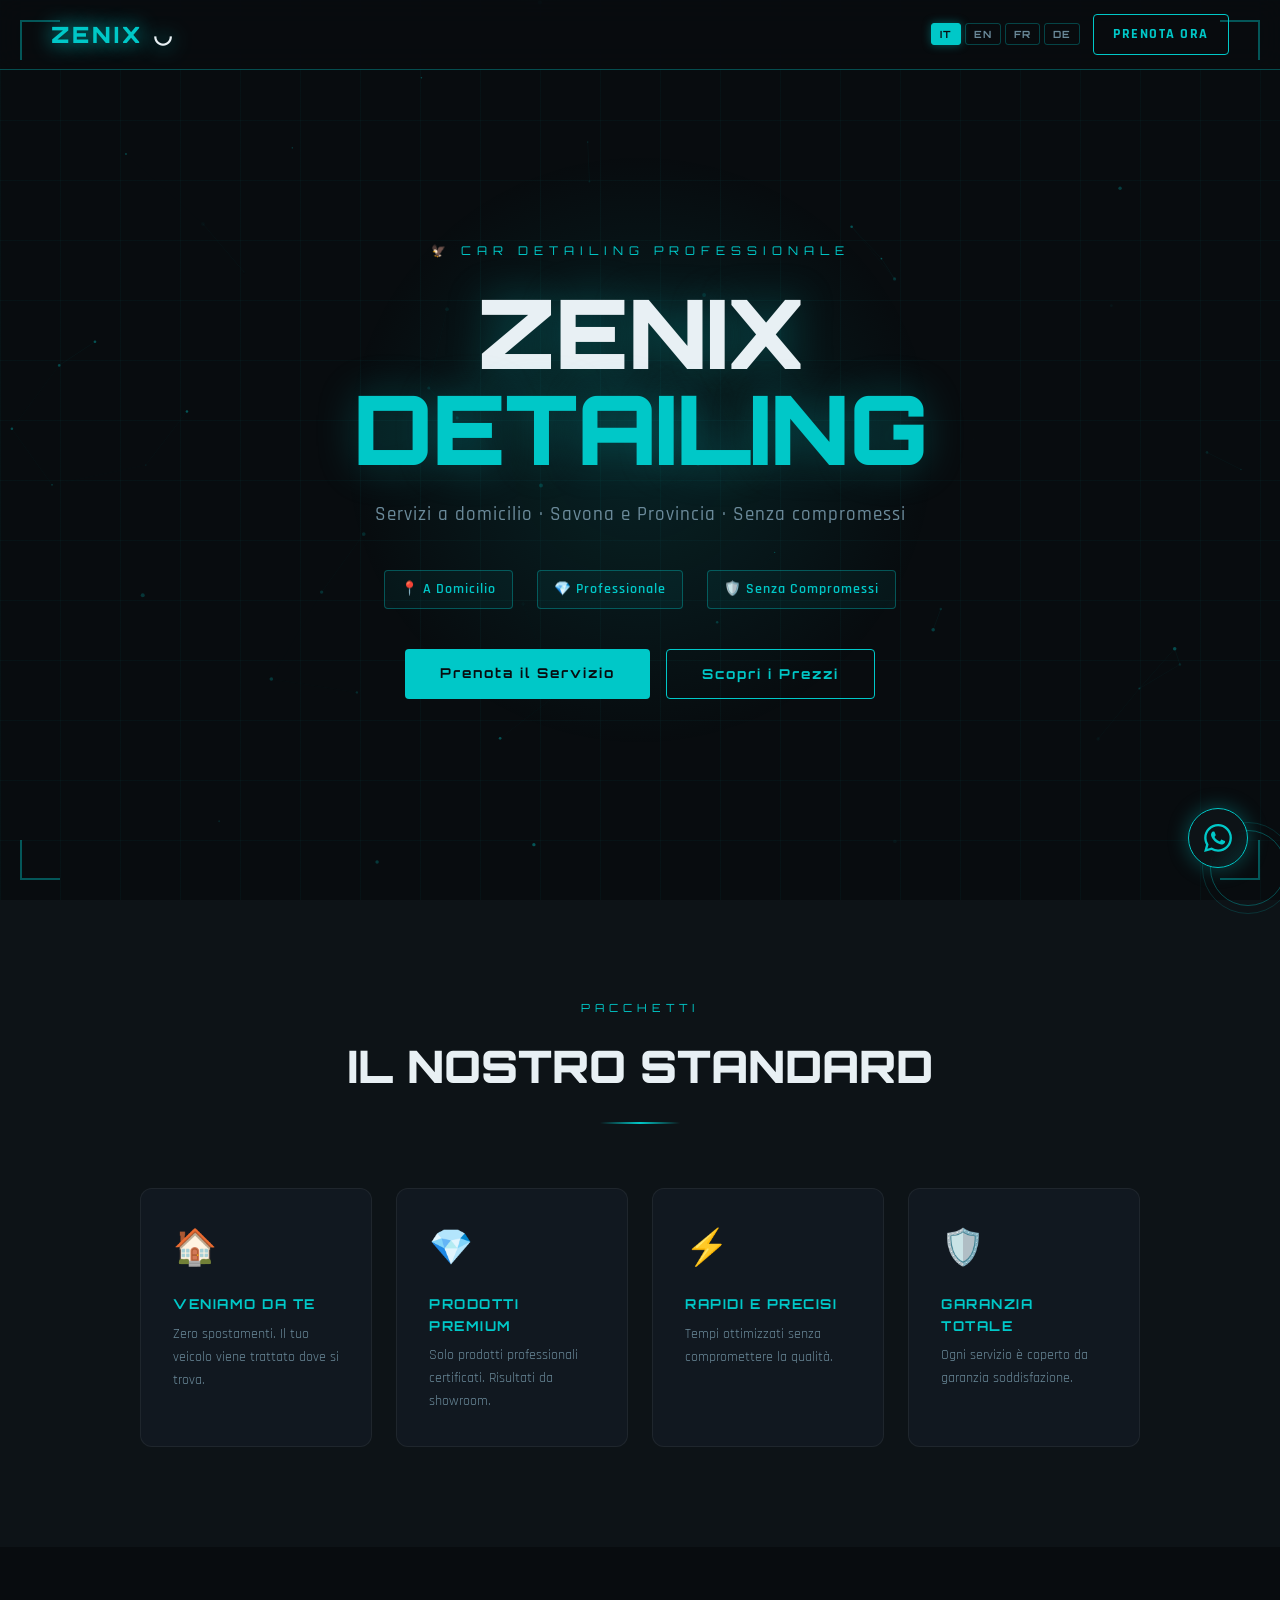
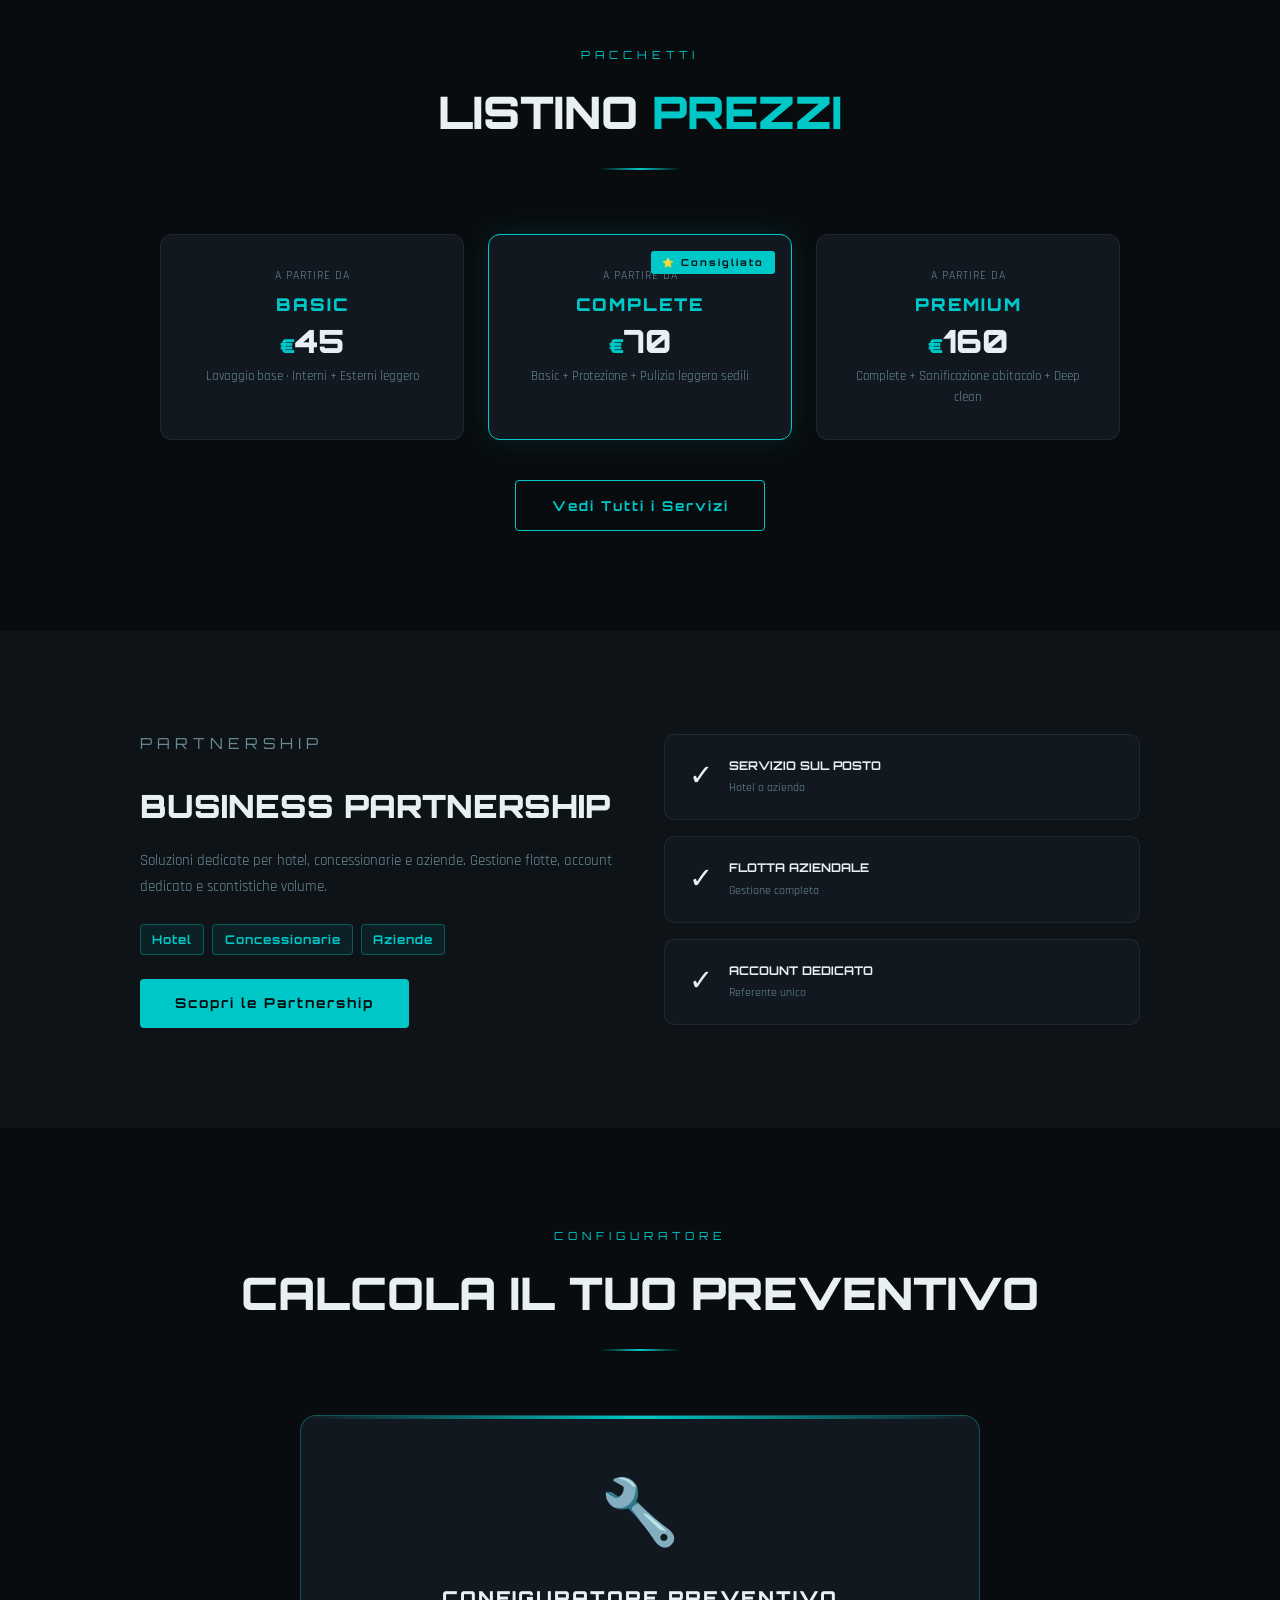
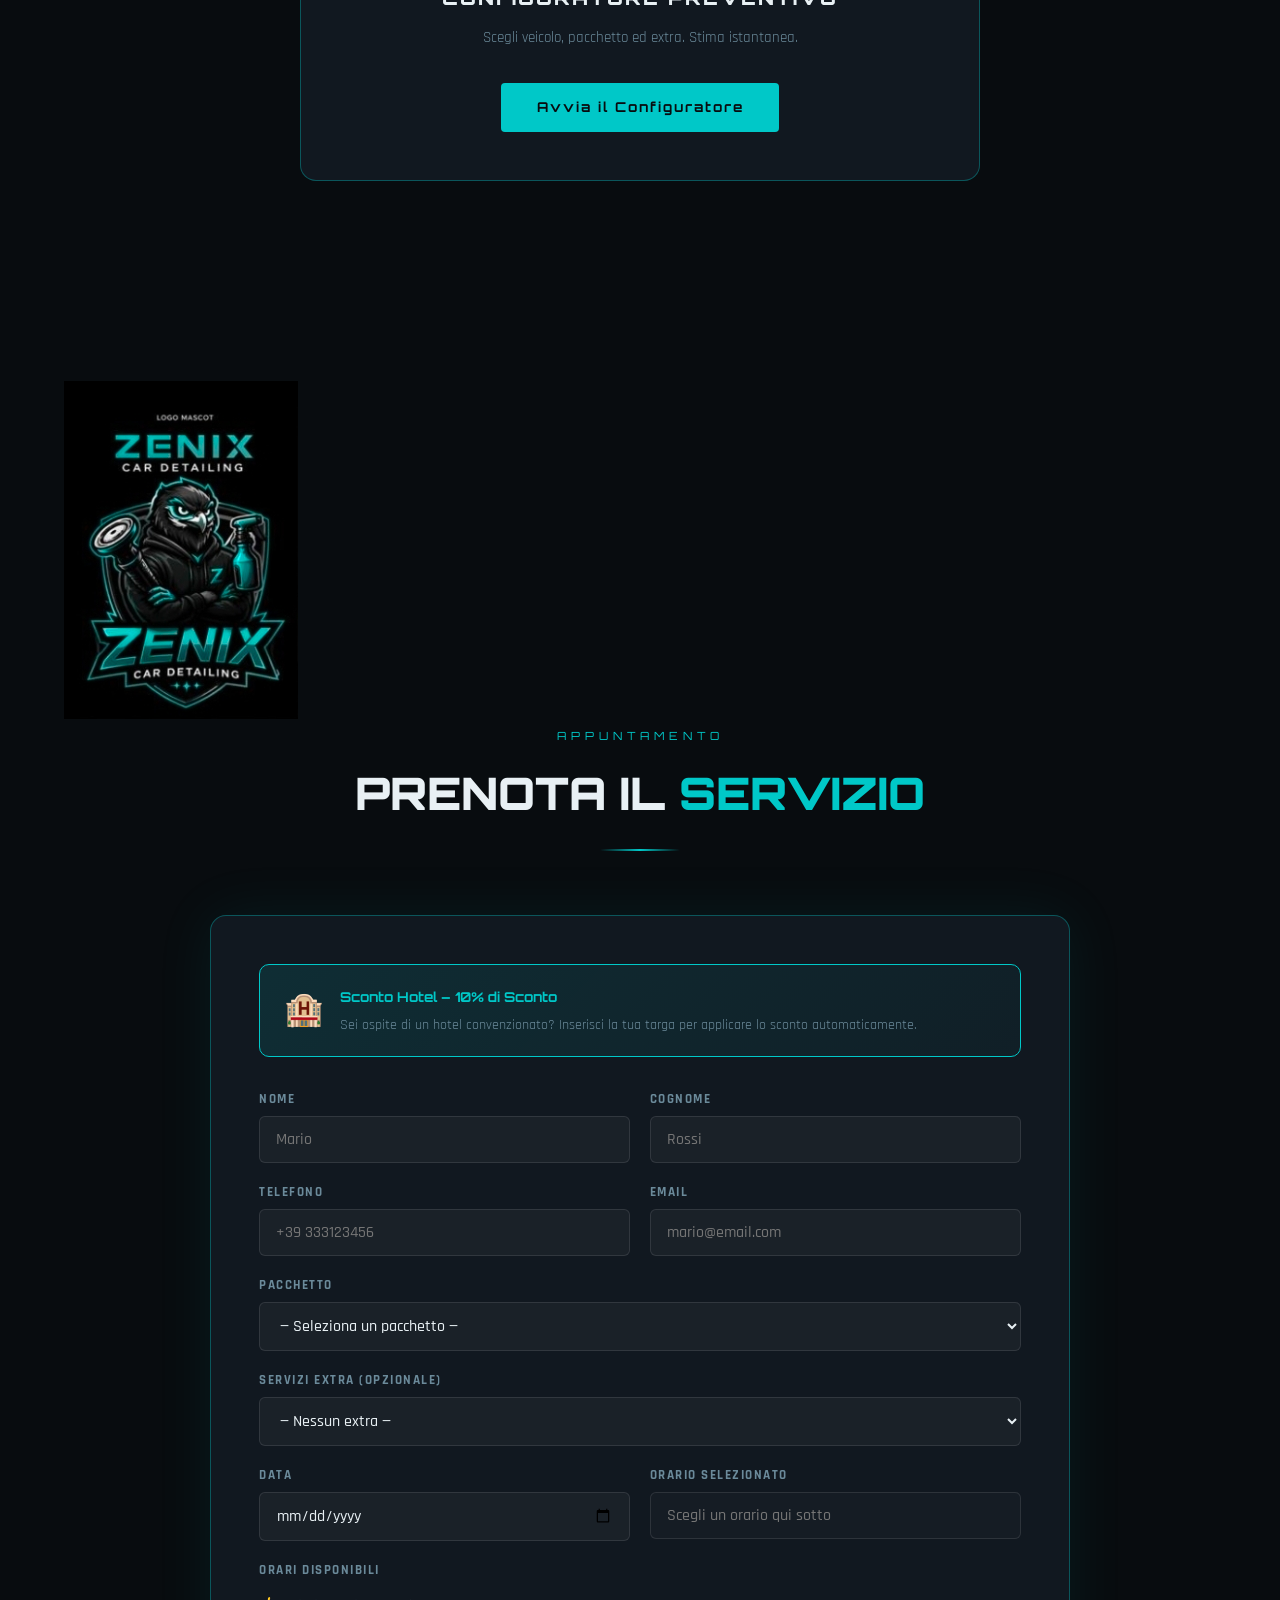
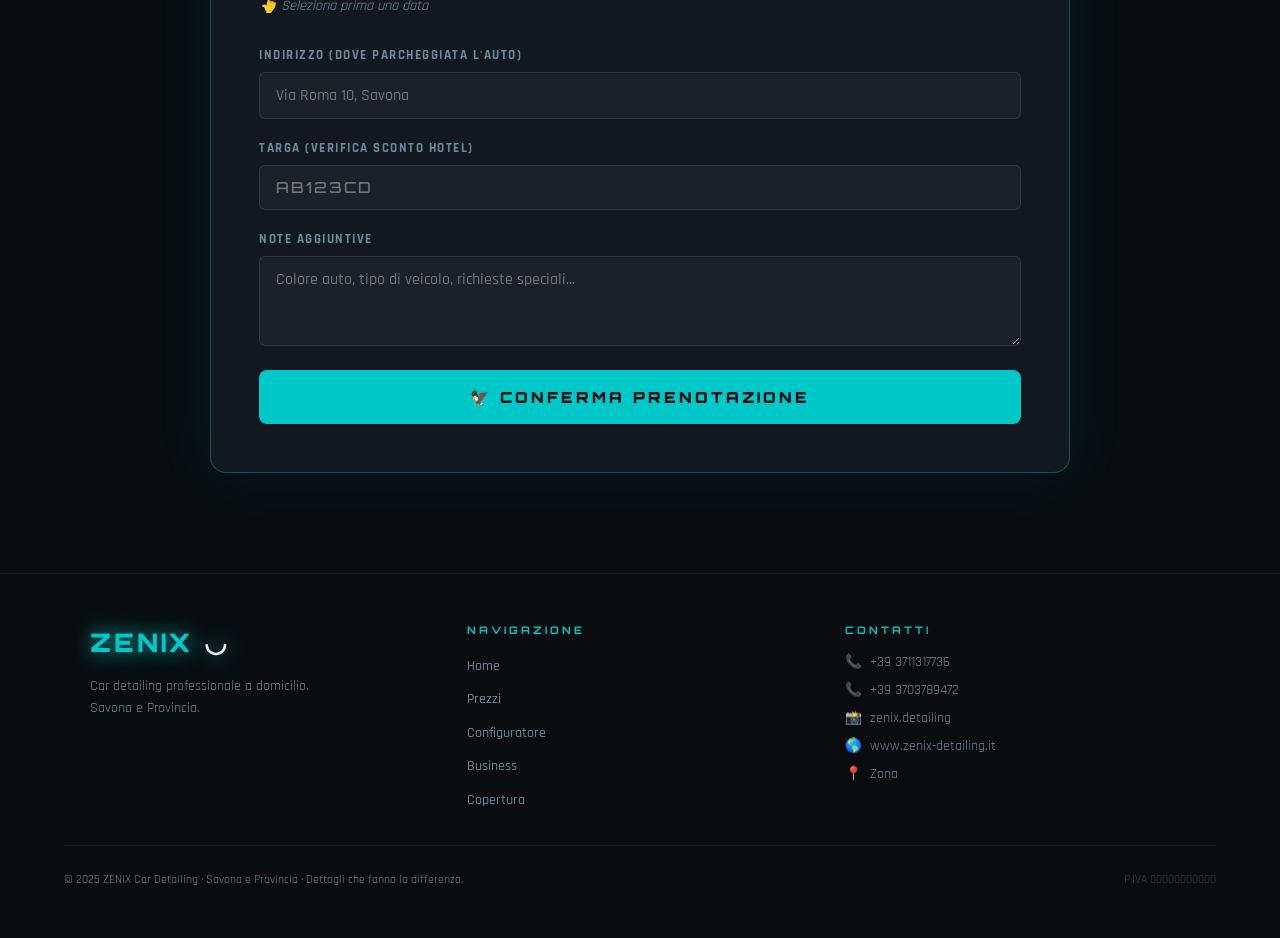
<file: index.html>
<!DOCTYPE html>
<html lang="it" id="html-root">
<head>
<meta charset="UTF-8">
<meta name="viewport" content="width=device-width, initial-scale=1.0">
<meta name="description" content="Car detailing professionale a domicilio a Savona. Basic, Complete, Premium. Prenota online.">
<title>Zenix Car Detailing &ndash; Servizi a Domicilio Savona</title>

<link rel="preconnect" href="https://fonts.googleapis.com">
<link rel="preconnect" href="https://fonts.gstatic.com" crossorigin>
<link href="https://fonts.googleapis.com/css2?family=Orbitron:wght@400;700;900&family=Rajdhani:wght@400;500;600;700&display=swap" rel="stylesheet">

<link rel="stylesheet" href="style.css">
</head>
<body>

<canvas id="particles"></canvas>

<!-- Mobile menu -->
<div class="mob-menu" id="mob-menu" role="dialog" aria-modal="true">
  <div class="mob-menu-grid"></div>
  <div class="mob-scanline"></div>
  <div class="mob-menu-corner tl"></div><div class="mob-menu-corner tr"></div>
  <div class="mob-menu-corner bl"></div><div class="mob-menu-corner br"></div>
  <ul class="mob-nav">
    <li><a href="index.html" class="active-page" onclick="navTo(event,'index.html',closeMobMenu)"><span class="mn-icon">&#127968;</span><span data-i18n="nav_home">Home</span></a></li>
    <li><a href="services.html" class="" onclick="navTo(event,'services.html',closeMobMenu)"><span class="mn-icon">&#128663;</span><span data-i18n="nav_prezzi">Servizi</span></a></li>
    <li><a href="configurator.html" class="" onclick="navTo(event,'configurator.html',closeMobMenu)"><span class="mn-icon">&#129714;</span><span data-i18n="nav_cfg">Configuratore</span></a></li>
    <li><a href="business.html" class="" onclick="navTo(event,'business.html',closeMobMenu)"><span class="mn-icon">&#127976;</span><span data-i18n="nav_biz">Business</span></a></li>
    <li><a href="coverage.html" class="" onclick="navTo(event,'coverage.html',closeMobMenu)"><span class="mn-icon">&#128225;</span><span data-i18n="nav_cov">Copertura</span></a></li> 
    <li><a href="index.html#prenota" onclick="closeMobMenu()"><span class="mn-icon">&#128197;</span><span data-i18n="nav_prenota">Prenota</span></a></li>
  </ul>
</div>

<!-- WhatsApp float -->
<div class="wa-float" id="wa-float">
  <div class="wa-card" id="wa-card">
    <div class="wa-card-title" data-i18n="wa_title">&#128172; Richiedi Preventivo</div>
    <div class="wa-card-item"><span class="icon">&#9889;</span> <span data-i18n="wa_item1">Risposta entro pochi minuti</span></div>
    <div class="wa-card-item"><span class="icon">&#128205;</span> <span data-i18n="wa_item2">Servizio a domicilio</span></div>
    <div class="wa-card-item"><span class="icon">&#128737;</span> <span data-i18n="wa_item3">Professionisti certificati</span></div>
    <button class="wa-card-cta" onclick="openWhatsApp()" data-i18n="wa_cta">APRI WHATSAPP</button>
  </div>
  <div class="wa-ring wa-ring-1"></div>
  <div class="wa-ring wa-ring-2"></div>
  <div class="wa-btn" id="wa-btn" onclick="openWhatsApp()" title="WhatsApp">
    <svg viewBox="0 0 24 24"><path d="M17.472 14.382c-.297-.149-1.758-.867-2.03-.967-.273-.099-.471-.148-.67.15-.197.297-.767.966-.94 1.164-.173.199-.347.223-.644.075-.297-.15-1.255-.463-2.39-1.475-.883-.788-1.48-1.761-1.653-2.059-.173-.297-.018-.458.13-.606.134-.133.298-.347.446-.52.149-.174.198-.298.298-.497.099-.198.05-.371-.025-.52-.075-.149-.669-1.612-.916-2.207-.242-.579-.487-.5-.669-.51-.173-.008-.371-.01-.57-.01-.198 0-.52.074-.792.372-.272.297-1.04 1.016-1.04 2.479 0 1.462 1.065 2.875 1.213 3.074.149.198 2.096 3.2 5.077 4.487.709.306 1.262.489 1.694.625.712.227 1.36.195 1.871.118.571-.085 1.758-.719 2.006-1.413.248-.694.248-1.289.173-1.413-.074-.124-.272-.198-.57-.347m-5.421 7.403h-.004a9.87 9.87 0 01-5.031-1.378l-.361-.214-3.741.982.998-3.648-.235-.374a9.86 9.86 0 01-1.51-5.26c.001-5.45 4.436-9.884 9.888-9.884 2.64 0 5.122 1.03 6.988 2.898a9.825 9.825 0 012.893 6.994c-.003 5.45-4.437 9.884-9.885 9.884m8.413-18.297A11.815 11.815 0 0012.05 0C5.495 0 .16 5.335.157 11.892c0 2.096.547 4.142 1.588 5.945L.057 24l6.305-1.654a11.882 11.882 0 005.683 1.448h.005c6.554 0 11.89-5.335 11.893-11.893a11.821 11.821 0 00-3.48-8.413Z"/></svg>
  </div>
</div>

<!-- Page transition -->
<div class="page-transition" id="page-transition"></div>

<!-- Admin secret modal -->
<div class="admin-modal-overlay" id="admin-modal">
  <div class="admin-modal-wrap"><div class="admin-modal">
    <button class="admin-modal-close" onclick="closeAdminModal()">&#x2715;</button>
    <h3 data-i18n="admin_modal_title">Area Riservata</h3>
    <p data-i18n="admin_modal_desc">Inserisci la password per accedere.</p>
    <input type="password" id="admin-pwd-input" data-i18n-ph="admin_modal_pwd" placeholder="Password"
      onkeydown="if(event.key==='Enter')checkAdminPwd()">
    <div class="admin-modal-btns">
      <button class="btn-primary" onclick="checkAdminPwd()" data-i18n="admin_modal_btn">ACCEDI</button>
      <button class="btn-outline" onclick="closeAdminModal()" data-i18n="admin_modal_cancel">Annulla</button>
    </div>
  </div></div>
</div>

<!-- Nav -->
<nav id="navbar">
  <div style="display:flex;align-items:center;gap:.5rem;flex-shrink:0">
    <a href="index.html" class="nav-logo" onclick="navTo(event,'index.html')">ZENIX<span> &#9697;</span></a>
  </div>
  <div class="nav-right">
    <div class="lang-selector">
      <button class="lang-btn" onclick="setLang('it')" id="lang-it">IT</button>
      <button class="lang-btn" onclick="setLang('en')" id="lang-en">EN</button>
      <button class="lang-btn" onclick="setLang('fr')" id="lang-fr">FR</button>
      <button class="lang-btn" onclick="setLang('de')" id="lang-de">DE</button>
    </div>
    <button class="hamburger" id="hamburger-btn" aria-label="Menu" onclick="toggleMobMenu()">
      <span></span><span></span><span></span>
    </button>
    <a href="index.html#prenota" class="nav-cta" id="nav-book-btn" data-i18n="nav_book_btn">Prenota</a>
  </div>
</nav>
<div id="fb-banner" style="display:none;position:fixed;bottom:1rem;right:1rem;z-index:999;background:rgba(255,180,0,.96);color:#000;padding:.8rem 1.2rem;border-radius:8px;font-family:Orbitron,monospace;font-size:.62rem;max-width:290px;box-shadow:0 4px 24px rgba(0,0,0,.5)">Firebase non configurato - prenotazioni locali.<button onclick="this.parentElement.style.display='none'" style="position:absolute;top:.3rem;right:.5rem;background:none;border:none;cursor:pointer">X</button></div>
<div class="success-overlay" id="success-overlay"><div style="font-size:5rem;margin-bottom:1.5rem">OK</div>
  <h2 style="font-family:Orbitron,monospace;color:var(--teal);font-size:2rem;margin-bottom:1rem" data-i18n="success_title">Prenotazione Inviata!</h2>
    <p style="color:var(--muted);font-size:1.1rem;margin-bottom:2rem;max-width:500px" data-i18n="success_msg">Grazie! Ti contatteremo presto.</p>
      <button class="btn-primary" onclick="document.getElementById('success-overlay').classList.remove('show')" data-i18n="success_close">Chiudi</button>
</div>
<section id="hero">
  <div class="hero-grid-bg"></div>
  <div class="hero-glow"></div>
  <div class="hero-content">
  <p class="hero-eyebrow" data-i18n="hero_eyebrow">Car Detailing Professionale</p>
    <h1 class="hero-title">ZENIX<br><span class="teal">DETAILING</span></h1>
    <p class="hero-sub" data-i18n="hero_sub">Servizi a domicilio &middot; Savona e Provincia</p>
    <div class="hero-badges"><div class="badge" data-i18n="badge_home">A Domicilio</div>
      <div class="badge" data-i18n="badge_pro">Professionale</div>
      <div class="badge" data-i18n="badge_no_comp">Senza Compromessi</div></div>
    <div class="hero-btns">
      <a href="services.html" class="btn-primary" onclick="navTo(event,'services.html')" data-i18n="hero_btn1">Scopri i Servizi</a>
      <a href="#prenota" class="btn-outline" data-i18n="hero_btn2">Prenota Ora</a></div>
  </div></section>
<section style="background:var(--dark);position:relative;z-index:1;padding:100px 5%">
  <div class="section-header reveal">
    <p class="section-eyebrow" data-i18n="sec_packages">Perche Sceglierci</p>
      <h2 class="section-title" data-i18n="why_title">IL NOSTRO <span>STANDARD</span></h2>
  <div class="section-line"></div></div>
  <div class="why-grid"><div class="why-card reveal"><span class="why-icon">&#127968;</span>
    <div class="why-title" data-i18n="why_title1">VENIAMO DA TE</div>
      <p class="why-desc" data-i18n="why_desc1">Zero spostamenti.</p></div>
    <div class="why-card reveal"><span class="why-icon">&#128142;</span>
    <div class="why-title" data-i18n="why_title2">PRODOTTI PREMIUM</div>
      <p class="why-desc" data-i18n="why_desc2">Solo prodotti certificati.</p></div>
    <div class="why-card reveal"><span class="why-icon">&#9889;</span>
      <div class="why-title" data-i18n="why_title3">RAPIDI E PRECISI</div>
        <p class="why-desc" data-i18n="why_desc3">Tempi ottimizzati.</p></div>
    <div class="why-card reveal"><span class="why-icon">&#128737;&#65039;</span>
      <div class="why-title" data-i18n="why_title4">GARANZIA TOTALE</div>
        <p class="why-desc" data-i18n="why_desc4">Garanzia soddisfazione.</p></div></div>
</section>
<section style="background:var(--black);position:relative;z-index:1;padding:100px 5%">
  <div class="section-header reveal">
    <p class="section-eyebrow" data-i18n="sec_packages">Pacchetti</p>
      <h2 class="section-title" data-i18n="sec_listino">I NOSTRI <span>SERVIZI</span></h2>
  <div class="section-line"></div></div>
  <div class="preview-grid">
  <div class="preview-card reveal">
  <div class="pkg-from" data-i18n="pkg_from">A partire da</div>
  <div class="pkg-name" data-i18n="pkg_name_basic">BASIC</div>
  <div class="pkg-price"><span>&euro;</span>45</div>
    <p class="pkg-tag" data-i18n="pkg_desc_basic">Lavaggio base</p></div>
  <div class="preview-card featured reveal" style="position:relative"><span class="feat-badge" data-i18n="pkg_badge_featured">Consigliato</span>
  <div class="pkg-from" data-i18n="pkg_from">A partire da</div>
  <div class="pkg-name" data-i18n="pkg_name_complete">COMPLETE</div>
  <div class="pkg-price"><span>&euro;</span>70</div>
    <p class="pkg-tag" data-i18n="pkg_desc_complete">Basic + Protezione</p></div>
  <div class="preview-card reveal">
  <div class="pkg-from" data-i18n="pkg_from">A partire da</div>
  <div class="pkg-name" data-i18n="pkg_name_premium">PREMIUM</div>
  <div class="pkg-price"><span>&euro;</span>160</div>
    <p class="pkg-tag" data-i18n="pkg_desc_premium">Complete + Deep Clean</p></div></div>
  <div style="text-align:center">
    <a href="services.html" class="btn-outline" onclick="navTo(event,'services.html')" data-i18n="services_preview_btn">Vedi Tutti i Servizi</a>
  </div>
</section>
<section style="background:var(--dark);position:relative;z-index:1;padding:100px 5%"><div class="biz-preview-inner reveal">
  <div class="biz-preview-text">
    <p class="section-eyebrow" data-i18n="sec_biz">Partnership</p>
      <h2 data-i18n="biz_preview_title">BUSINESS <span>PARTNERSHIP</span></h2>
    <p data-i18n="biz_section_desc">Soluzioni dedicate.</p>
  <div class="biz-preview-tags">
    <span class="biz-tag" data-i18n="biz_tag1">Hotel</span>
    <span class="biz-tag" data-i18n="biz_tag2">Concessionarie</span>
    <span class="biz-tag" data-i18n="biz_tag3">Aziende</span>
  </div>
    <a href="business.html" class="btn-primary" onclick="navTo(event,'business.html')" data-i18n="biz_discover_btn">Scopri le Partnership</a>
  </div>
  <div class="biz-preview-cards">
    <div class="biz-mini-card">
      <div style="font-size:1.8rem">&#10003;</div>
    <div>
    <div class="biz-mini-title" data-i18n="biz_mini1_title">SERVIZIO SUL POSTO</div>
    <div class="biz-mini-sub" data-i18n="biz_mini1_sub">Hotel o azienda</div>
  </div>
    </div>
    <div class="biz-mini-card"><div style="font-size:1.8rem">&#10003;</div>
      <div>
        <div class="biz-mini-title" data-i18n="biz_mini2_title">FLOTTA AZIENDALE</div>
        <div class="biz-mini-sub" data-i18n="biz_mini2_sub">Gestione completa</div>
      </div>
    </div>
    <div class="biz-mini-card">
      <div style="font-size:1.8rem">&#10003;</div>
      <div>
        <div class="biz-mini-title" data-i18n="biz_mini3_title">ACCOUNT DEDICATO</div>
        <div class="biz-mini-sub" data-i18n="biz_mini3_sub">Gestione con fogli elettronici</div>
      </div>
      </div>
    </div>
  </div>
</section>
<section style="background:var(--black);position:relative;z-index:1;padding:100px 5%">
  <div class="section-header reveal">
    <p class="section-eyebrow" data-i18n="sec_cfg">Configuratore</p>
    <h2 class="section-title" data-i18n="sec_cfg_title">CALCOLA IL TUO <span>PREVENTIVO</span></h2>
      <div class="section-line"></div>
  </div>
<div class="cfg-preview-box reveal">
  <span style="font-size:4rem;display:block;margin-bottom:1rem">🔧</span>
    <h3 data-i18n="cfg_preview_title">CONFIGURATORE PREVENTIVO</h3>
      <p data-i18n="cfg_preview_desc">Scegli veicolo, pacchetto ed extra.</p>
        <a href="configurator.html" class="btn-primary" onclick="navTo(event,'configurator.html')" data-i18n="cfg_preview_btn">Avvia il Configuratore</a>
</div>
</section>
<section id="prenota" style="position:relative">
  <img src="[data-uri]" class="section-mascot" alt="">
  <div class="section-header reveal">
    <p class="section-eyebrow" data-i18n="sec_booking">Appuntamento</p>
    <h2 class="section-title" data-i18n="sec_book_title">PRENOTA IL <span>SERVIZIO</span></h2>
    <div class="section-line"></div>
  </div>
  <div class="booking-wrapper">
    <div class="booking-form reveal">
      <div class="hotel-banner">
        <div class="hotel-banner-icon">🏨</div>
        <div class="hotel-banner-text">
          <strong data-i18n="hotel_title">Sconto Hotel – 10% di Sconto</strong>
          <p data-i18n="hotel_desc">Sei ospite di un hotel convenzionato? Inserisci la tua targa per applicare lo sconto automaticamente.</p>
        </div>
      </div>
      <div class="form-grid">
        <div class="form-group">
          <label data-i18n="lbl_nome">Nome</label>
          <input type="text" id="f-nome" data-i18n-ph="ph_nome" placeholder="Mario" required>
        </div>
        <div class="form-group">
          <label data-i18n="lbl_cognome">Cognome</label>
          <input type="text" id="f-cognome" data-i18n-ph="ph_cognome" placeholder="Rossi" required>
        </div>
        <div class="form-group">
          <label data-i18n="lbl_tel">Telefono</label>
          <input type="tel" id="f-tel" placeholder="+39 333123456" required>
        </div>
        <div class="form-group">
          <label data-i18n="lbl_email">Email</label>
          <input type="email" id="f-email" data-i18n-ph="ph_email" placeholder="mario@email.com">
        </div>
        <div class="form-group full">
          <label data-i18n="lbl_pacchetto">Pacchetto</label>
          <select id="f-pacchetto" onchange="updateSummary()">
            <option value="" data-i18n="pkg_placeholder">— Seleziona un pacchetto —</option>
            <option value="Basic|45" data-i18n="pkg_basic">Basic – da €45</option>
            <option value="Complete|70" data-i18n="pkg_complete">Complete – da €70 ⭐</option>
            <option value="Premium|160" data-i18n="pkg_premium">Premium – da €160</option>
          </select>
        </div>
        <div class="form-group full">
          <label data-i18n="lbl_extra">Servizi Extra (opzionale)</label>
          <select id="f-extra" onchange="updateSummary()">
            <option value="" data-i18n="extra_none">— Nessun extra —</option>
            <option value="Deep Clean Interni|0" data-i18n="extra_deep">Deep Clean Interni (su richiesta)</option>
            <option value="Restauro Fari|80" data-i18n="extra_fari">Restauro Fari – da €80</option>
          </select>
        </div>
        <div class="form-group">
          <label data-i18n="lbl_data">Data</label>
          <input type="date" id="f-data" onchange="onDateChange()" required>
        </div>
        <div class="form-group">
          <label data-i18n="lbl_orario">Orario Selezionato</label>
          <input type="text" id="f-orario-display" data-i18n-ph="ph_orario" placeholder="Scegli un orario qui sotto" readonly style="cursor:default;background:rgba(255,255,255,0.02)">
          <input type="hidden" id="f-orario">
        </div>
        <div class="form-group full">
          <label data-i18n="lbl_slots">Orari Disponibili</label>
          <div class="slots-grid" id="slots-grid">
            <span class="slots-placeholder" data-i18n="slots_pick_date">👆 Seleziona prima una data</span>
          </div>
        </div>
        <div class="form-group full">
          <label data-i18n="lbl_indirizzo">Indirizzo (dove parcheggiata l'auto)</label>
          <input type="text" id="f-indirizzo" data-i18n-ph="ph_indirizzo" placeholder="Via Roma 10, Savona" required>
        </div>
        <div class="form-group full targa-row">
          <label data-i18n="lbl_targa">Targa (inserisci per verifica sconto hotel)</label>
          <input type="text" id="f-targa" placeholder="AB123CD" oninput="checkTarga(this)" maxlength="8">
          <span class="discount-badge-input" id="discount-badge">-10%</span>
          <div class="discount-msg" id="discount-msg" data-i18n="discount_applied">✅ Sconto hotel del 10% applicato!</div>
        </div>
        <div class="form-group full">
          <label data-i18n="lbl_note">Note aggiuntive</label>
          <textarea id="f-note" data-i18n-ph="ph_note" placeholder="Colore auto, tipo di veicolo, richieste speciali..."></textarea>
        </div>
      </div>
      <div class="booking-summary" id="booking-summary">
        <h4 data-i18n="summary_title">Riepilogo Prenotazione</h4>
        <div id="summary-rows"></div>
      </div>
      <button class="submit-btn" id="submit-btn" onclick="submitBooking()" data-i18n="btn_submit">🦅 CONFERMA PRENOTAZIONE</button>
    </div>
  </div>
</section>

<footer>
  <div class="footer-inner">
    <div class="footer-brand">
      <a href="index.html" class="nav-logo" id="footer-logo-trigger">ZENIX <span>&#9697;</span></a>
      <p data-i18n="footer_brand_desc">Car detailing professionale a domicilio. Savona e Provincia.</p>
    </div>
    <div class="footer-nav">
      <h4 data-i18n="footer_nav_title">Navigazione</h4>
      <ul>
        <li><a href="index.html"><span data-i18n="nav_home">Home</span></a></li>
        <li><a href="services.html"><span data-i18n="nav_prezzi">Servizi</span></a></li>
        <li><a href="configurator.html"><span data-i18n="nav_cfg">Configuratore</span></a></li>
        <li><a href="business.html"><span data-i18n="nav_biz">Business</span></a></li>
        <li><a href="coverage.html"><span data-i18n="nav_cov">Copertura</span></a></li>      </ul>
    </div>
    <div class="footer-contact">
      <h4 data-i18n="footer_contact_title">Contatti</h4>
      <div class="footer-contact-item">&#128222; <a href="tel:+393711317736">+39 3711317736</a></div>
      <div class="footer-contact-item">&#128222; <a href="tel:+393703789472">+39 3703789472</a></div>
      <div class="footer-contact-item">&#128248; <a href="https://www.instagram.com/zenix.detailing/">zenix.detailing</a></div>
      <div class="footer-contact-item">&#127758; <a href="https://youss005.github.io/Zenixprova2/">www.zenix-detailing.it</a></div>
      <div class="footer-contact-item">&#128205; <span data-i18n="contact_zona">Savona e Provincia</span></div>
    </div>
  </div>
  <div class="footer-bottom">
    <p class="footer-copy" data-i18n="footer_text">&#169; 2026 <span>ZENIX Car Detailing</span> &middot; Savona e Provincia &middot; Dettagli che fanno la differenza.</p>
    <p style="font-size:.72rem;color:rgba(107,138,154,0.4)">P.IVA 00000000000</p>
  </div>
</footer>
<script src="app.js" defer></script>
<script>
document.addEventListener('DOMContentLoaded', function() {
  zenixInit();
bookingInit();});
</script>
</body>
  </html>
</file>
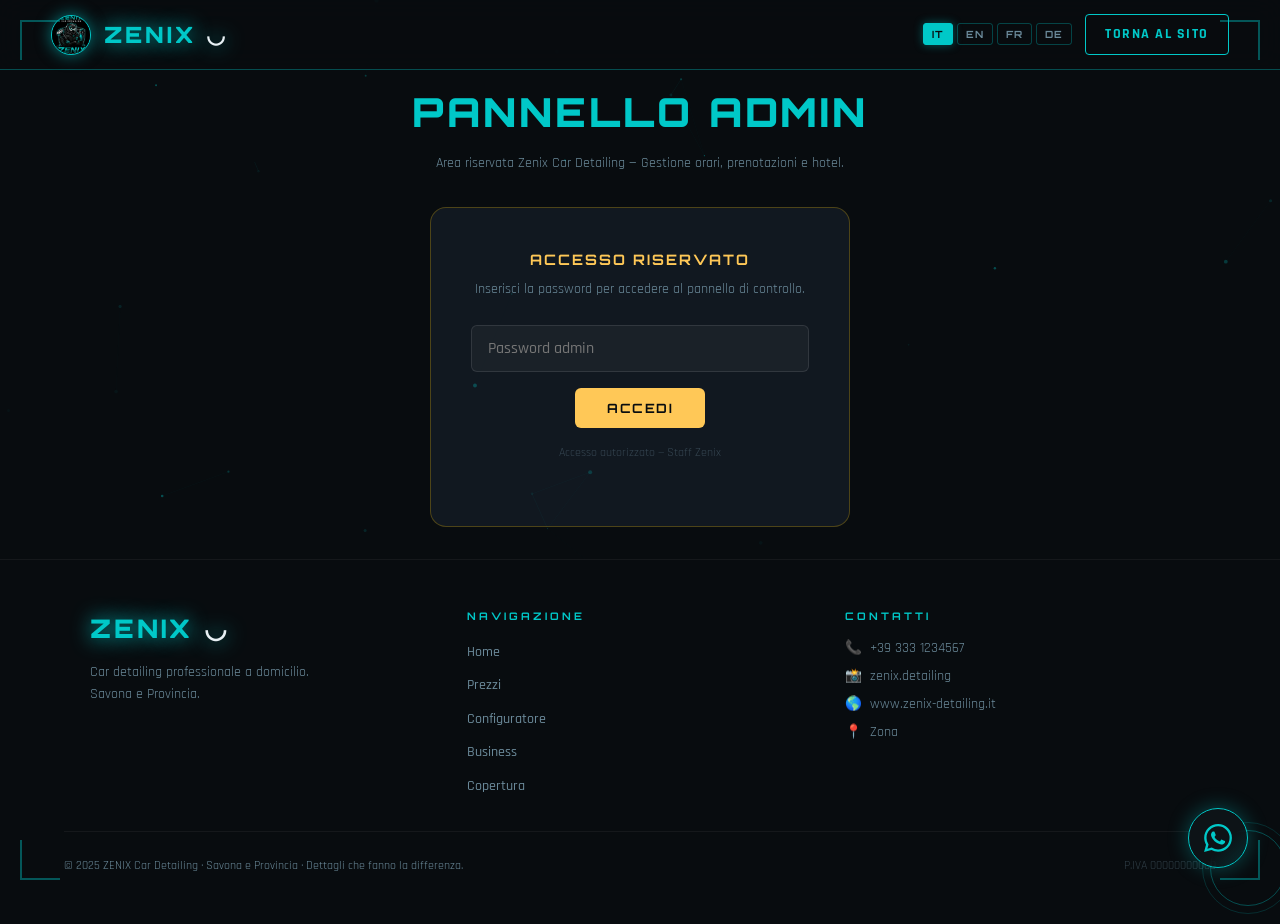
<file: admin.html>
<!DOCTYPE html>
<html lang="it" id="html-root">
<head>
<meta charset="UTF-8">
<meta name="viewport" content="width=device-width, initial-scale=1.0">
<meta name="robots" content="noindex, nofollow">
<title>Admin &ndash; Zenix Car Detailing</title>
<link href="https://fonts.googleapis.com/css2?family=Orbitron:wght@400;700;900&family=Rajdhani:wght@400;500;600;700&display=swap" rel="stylesheet">
<link rel="stylesheet" href="style.css">
</head>
<body>

<canvas id="particles"></canvas>

<div class="mob-menu" id="mob-menu">
  <div class="mob-menu-grid"></div><div class="mob-scanline"></div>
  <div class="mob-menu-corner tl"></div><div class="mob-menu-corner tr"></div>
  <div class="mob-menu-corner bl"></div><div class="mob-menu-corner br"></div>
  <ul class="mob-nav">
    <li><a href="index.html" onclick="closeMobMenu()"><span class="mn-icon">&#127968;</span><span data-i18n="nav_home">Home</span></a></li>
    <li><a href="services.html" onclick="closeMobMenu()"><span class="mn-icon">&#128663;</span><span data-i18n="nav_prezzi">Servizi</span></a></li>  </ul>
</div>

<div class="wa-float" id="wa-float" style="pointer-events:none">
  <div class="wa-ring wa-ring-1"></div><div class="wa-ring wa-ring-2"></div>
  <div class="wa-btn" id="wa-btn" onclick="openWhatsApp()" title="WhatsApp">
    <svg viewBox="0 0 24 24"><path d="M17.472 14.382c-.297-.149-1.758-.867-2.03-.967-.273-.099-.471-.148-.67.15-.197.297-.767.966-.94 1.164-.173.199-.347.223-.644.075-.297-.15-1.255-.463-2.39-1.475-.883-.788-1.48-1.761-1.653-2.059-.173-.297-.018-.458.13-.606.134-.133.298-.347.446-.52.149-.174.198-.298.298-.497.099-.198.05-.371-.025-.52-.075-.149-.669-1.612-.916-2.207-.242-.579-.487-.5-.669-.51-.173-.008-.371-.01-.57-.01-.198 0-.52.074-.792.372-.272.297-1.04 1.016-1.04 2.479 0 1.462 1.065 2.875 1.213 3.074.149.198 2.096 3.2 5.077 4.487.709.306 1.262.489 1.694.625.712.227 1.36.195 1.871.118.571-.085 1.758-.719 2.006-1.413.248-.694.248-1.289.173-1.413-.074-.124-.272-.198-.57-.347m-5.421 7.403h-.004a9.87 9.87 0 01-5.031-1.378l-.361-.214-3.741.982.998-3.648-.235-.374a9.86 9.86 0 01-1.51-5.26c.001-5.45 4.436-9.884 9.888-9.884 2.64 0 5.122 1.03 6.988 2.898a9.825 9.825 0 012.893 6.994c-.003 5.45-4.437 9.884-9.885 9.884m8.413-18.297A11.815 11.815 0 0012.05 0C5.495 0 .16 5.335.157 11.892c0 2.096.547 4.142 1.588 5.945L.057 24l6.305-1.654a11.882 11.882 0 005.683 1.448h.005c6.554 0 11.89-5.335 11.893-11.893a11.821 11.821 0 00-3.48-8.413Z"/></svg>
  </div>
</div>

<div class="page-transition" id="page-transition"></div>

<div class="admin-modal-overlay" id="admin-modal">
  <div class="admin-modal-wrap"><div class="admin-modal">
    <button class="admin-modal-close" onclick="closeAdminModal()">&#x2715;</button>
    <h3 data-i18n="admin_modal_title">Area Riservata</h3>
    <p data-i18n="admin_modal_desc">Inserisci la password per accedere.</p>
    <input type="password" id="admin-pwd-input" data-i18n-ph="admin_modal_pwd" placeholder="Password"
      onkeydown="if(event.key==='Enter')checkAdminPwd()">
    <div class="admin-modal-btns">
      <button class="btn-primary" onclick="checkAdminPwd()" data-i18n="admin_modal_btn">ACCEDI</button>
      <button class="btn-outline" onclick="closeAdminModal()" data-i18n="admin_modal_cancel">Annulla</button>
    </div>
  </div></div>
</div>

<nav id="navbar">
  <div style="display:flex;align-items:center;gap:.5rem;flex-shrink:0">
    <img src="[data-uri]" class="nav-mascot" alt="Zenix">
    <a href="index.html" class="nav-logo" onclick="navTo(event,'index.html')">ZENIX<span> &#9697;</span></a>
  </div>
  <div class="nav-right">
    <div class="lang-selector">
      <button class="lang-btn" onclick="setLang('it')" id="lang-it">IT</button>
      <button class="lang-btn" onclick="setLang('en')" id="lang-en">EN</button>
      <button class="lang-btn" onclick="setLang('fr')" id="lang-fr">FR</button>
      <button class="lang-btn" onclick="setLang('de')" id="lang-de">DE</button>
    </div>
    <button class="hamburger" id="hamburger-btn" aria-label="Menu" onclick="toggleMobMenu()">
      <span></span><span></span><span></span>
    </button>
    <a href="index.html" class="nav-cta" onclick="navTo(event,'index.html')" data-i18n="admin_back_site">Torna al Sito</a>
  </div>
</nav>
<div class="admin-page">
  <div class="admin-header">
    <h1 data-i18n="admin_title">PANNELLO ADMIN</h1>
    <p data-i18n="admin_subtitle">Area riservata Zenix Car Detailing — Gestione orari, prenotazioni e hotel.</p>
  </div>
  <div class="admin-gate" id="admin-gate">
    <h2 data-i18n="admin_gate_title">ACCESSO RISERVATO</h2>
    <p data-i18n="admin_gate_desc">Inserisci la password per accedere al pannello di controllo.</p>
    <input type="password" id="admin-pwd" placeholder="Password admin" data-i18n-ph="admin_gate_ph"
      onkeydown="if(event.key==='Enter')adminLogin()">
    <br>
    <button class="btn-gold" onclick="adminLogin()" data-i18n="admin_modal_btn">ACCEDI</button>
    <p style="color:rgba(107,138,154,.4);font-size:.72rem;margin-top:1rem">
      Accesso autorizzato — Staff Zenix</p>
  </div>
  <div class="admin-content" id="admin-content">
    <div class="admin-stats" id="admin-stats">
      <div class="stat-card"><div class="stat-val" id="stat-total">-</div><div class="stat-label" data-i18n="admin_stat_total">Prenotazioni Totali</div></div>
      <div class="stat-card"><div class="stat-val" id="stat-active">-</div><div class="stat-label" data-i18n="admin_stat_active">Attive</div></div>
      <div class="stat-card"><div class="stat-val" id="stat-cancelled">-</div><div class="stat-label" data-i18n="admin_stat_cancelled">Annullate</div></div>
      <div class="stat-card"><div class="stat-val" id="stat-hotels">-</div><div class="stat-label" data-i18n="admin_stat_hotels">Targhe Hotel</div></div>
    </div>
    <div class="admin-section">
      <div class="admin-section-title" data-i18n="admin_sched_title">Gestione Orari per Giorno</div>
      <p class="admin-section-desc" data-i18n="admin_sched_desc">Seleziona un giorno o una data specifica. Date specifiche hanno priorita.</p>
      <div class="admin-day-tabs" id="admin-day-tabs">
        <button class="day-tab active" onclick="selectAdminDay('MON')" id="dtab-MON">Lun</button>
        <button class="day-tab" onclick="selectAdminDay('TUE')" id="dtab-TUE">Mar</button>
        <button class="day-tab" onclick="selectAdminDay('WED')" id="dtab-WED">Mer</button>
        <button class="day-tab" onclick="selectAdminDay('THU')" id="dtab-THU">Gio</button>
        <button class="day-tab" onclick="selectAdminDay('FRI')" id="dtab-FRI">Ven</button>
        <button class="day-tab" onclick="selectAdminDay('SAT')" id="dtab-SAT">Sab</button>
        <button class="day-tab" onclick="selectAdminDay('SUN')" id="dtab-SUN">Dom</button>
      </div>
      <div style="display:flex;gap:.6rem;align-items:center;margin-bottom:1rem;flex-wrap:wrap">
        <input type="date" id="admin-specific-date"
          style="max-width:180px;background:rgba(255,255,255,.04);border:1px solid rgba(255,255,255,.1);
          border-radius:6px;color:var(--white);font-family:'Rajdhani',sans-serif;padding:.6rem .9rem;outline:none"
          onchange="selectAdminDay(this.value)">
        <button class="btn-gold" style="font-size:.7rem;padding:.5rem .9rem"
          onclick="clearSpecificDate()" data-i18n="admin_back_days">Torna ai Giorni</button>
      </div>
      <div style="color:var(--muted);font-size:.8rem;margin-bottom:.6rem">
        Giorno selezionato: <strong id="admin-day-label" style="color:var(--gold)" data-i18n="admin_day_default">Lunedi</strong>
        <span id="specific-date-badge" class="date-specific-badge" style="display:none" data-i18n="admin_specific_date">DATA SPECIFICA</span>
      </div>
      <div class="slots-editor" id="admin-slots"></div>
      <div class="add-slot-row">
        <input type="time" id="new-slot-time">
        <button class="btn-gold" onclick="addSlot()">+ Aggiungi Orario</button>
      </div>
    </div>
    <div class="admin-section">
      <div class="admin-section-title">Targhe Hotel (sconto 10%)</div>
      <p class="admin-section-desc">Le targhe ricevono automaticamente lo sconto del 10%.</p>
      <ul class="hotel-codes-list" id="hotel-codes-list"></ul>
      <div class="add-slot-row" style="margin-top:.8rem">
        <input type="text" id="new-hotel-code" placeholder="Es. AB123CD"
          style="text-transform:uppercase;font-family:'Orbitron',monospace;letter-spacing:2px">
        <button class="btn-gold" onclick="addHotelCode()">+ Aggiungi Targa</button>
      </div>
    </div>
    <div class="admin-section">
      <div class="admin-section-title" data-i18n="admin_bookings_title">Prenotazioni</div>
      <p class="admin-section-desc" data-i18n="admin_bookings_desc">Ultime prenotazioni ricevute. Clicca Annulla per liberare lo slot.</p>
      <div class="bookings-log" id="bookings-log">
        <p style="color:var(--muted);font-size:.85rem" data-i18n="admin_no_bookings">Nessuna prenotazione ancora.</p>
      </div>
    </div>
    <div class="save-notice" id="save-notice" data-i18n="admin_saved">Modifiche salvate!</div>
  </div>
</div>

<footer>
  <div class="footer-inner">
    <div class="footer-brand">
      <a href="index.html" class="nav-logo" id="footer-logo-trigger">ZENIX <span>&#9697;</span></a>
      <p data-i18n="footer_brand_desc">Car detailing professionale a domicilio. Savona e Provincia.</p>
    </div>
    <div class="footer-nav">
      <h4 data-i18n="footer_nav_title">Navigazione</h4>
      <ul>
        <li><a href="index.html"><span data-i18n="nav_home">Home</span></a></li>
        <li><a href="services.html"><span data-i18n="nav_prezzi">Servizi</span></a></li>
        <li><a href="configurator.html"><span data-i18n="nav_cfg">Configuratore</span></a></li>
        <li><a href="business.html"><span data-i18n="nav_biz">Business</span></a></li>
        <li><a href="coverage.html"><span data-i18n="nav_cov">Copertura</span></a></li>      </ul>
    </div>
    <div class="footer-contact">
      <h4 data-i18n="footer_contact_title">Contatti</h4>
      <div class="footer-contact-item">&#128222; <a href="tel:+393331234567">+39 333 1234567</a></div>
      <div class="footer-contact-item">&#128248; <a href="#">zenix.detailing</a></div>
      <div class="footer-contact-item">&#127758; <a href="#">www.zenix-detailing.it</a></div>
      <div class="footer-contact-item">&#128205; <span data-i18n="contact_zona">Savona e Provincia</span></div>
    </div>
  </div>
  <div class="footer-bottom">
    <p class="footer-copy" data-i18n="footer_text">&#169; 2026 <span>ZENIX Car Detailing</span> &middot; Savona e Provincia &middot; Dettagli che fanno la differenza.</p>
    <p style="font-size:.72rem;color:rgba(107,138,154,0.4)">P.IVA 00000000000</p>
  </div>
</footer>
<script src="app.js" defer></script>
<script>
document.addEventListener('DOMContentLoaded', function() {
  zenixInit();
adminAutoLogin();
  if (typeof loadBookedSlotsAdm === "function") loadBookedSlotsAdm();});
</script>
</body>
</html>
</file>
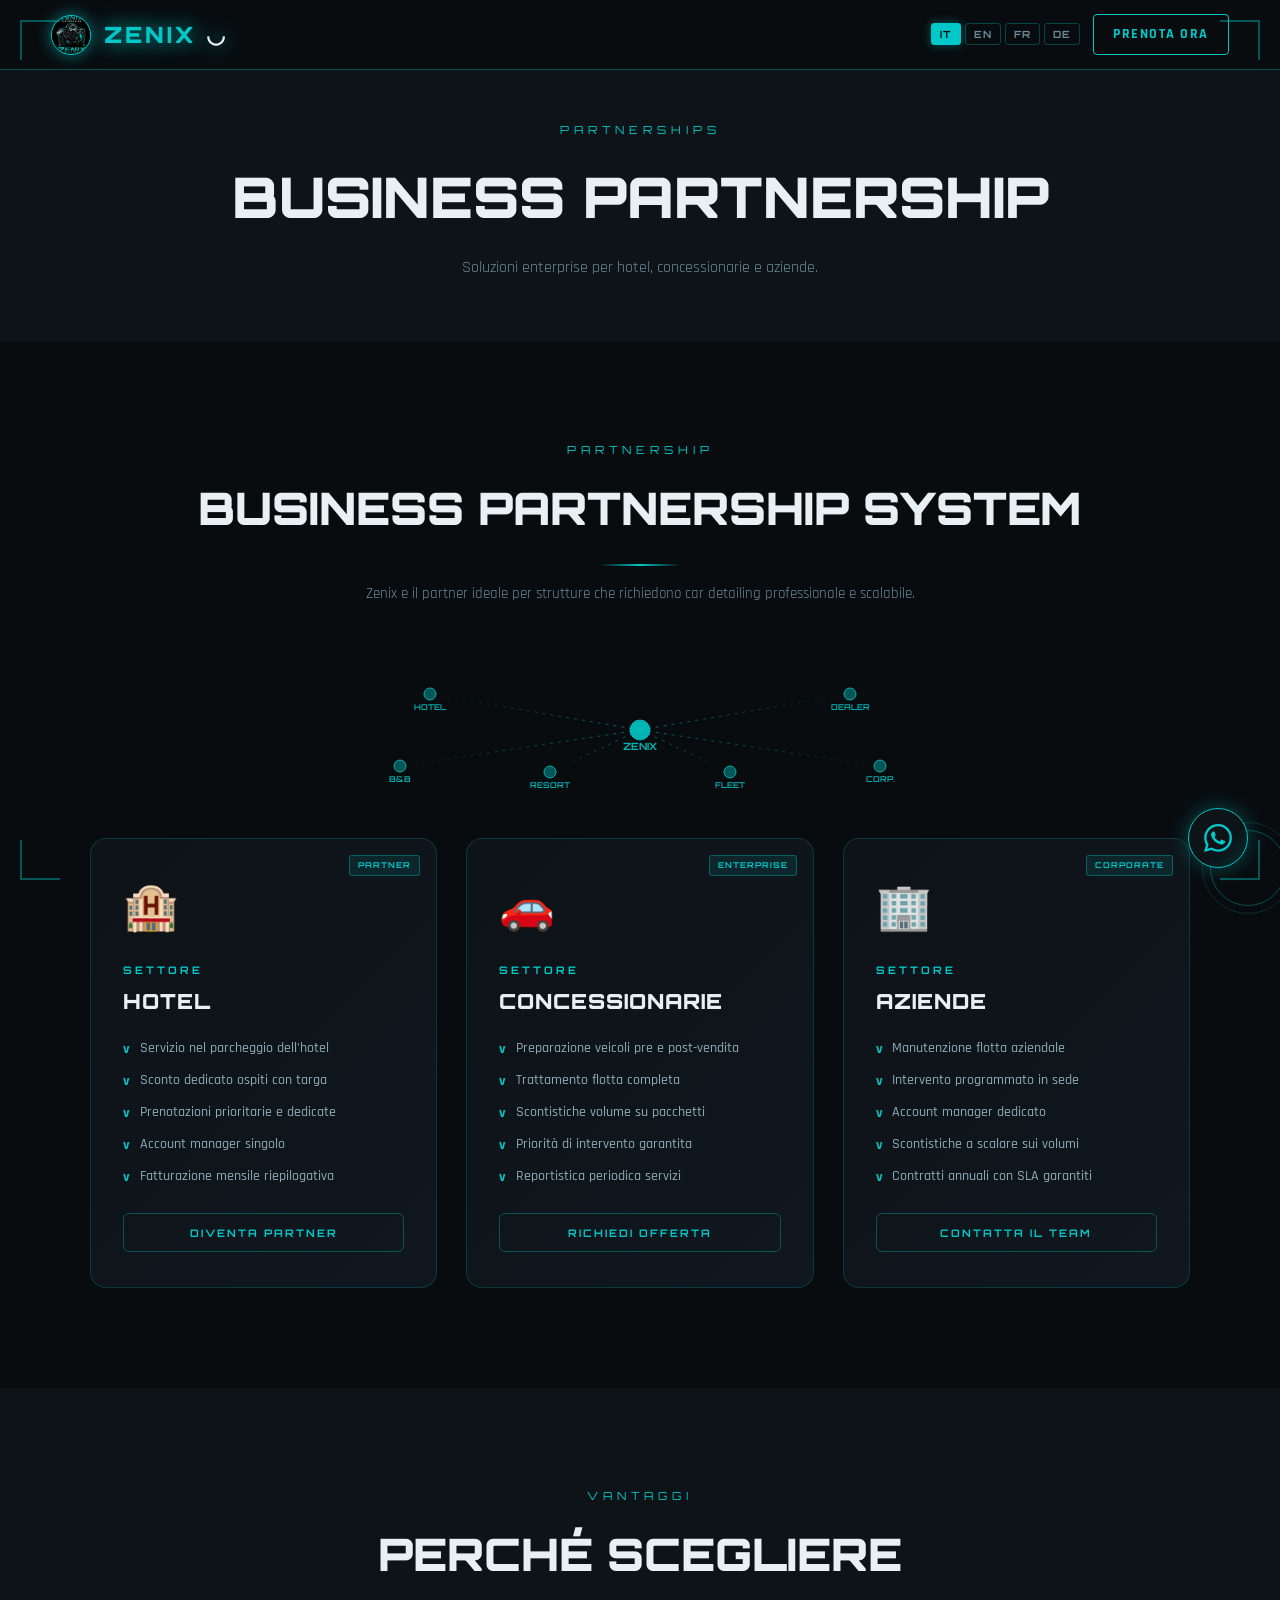
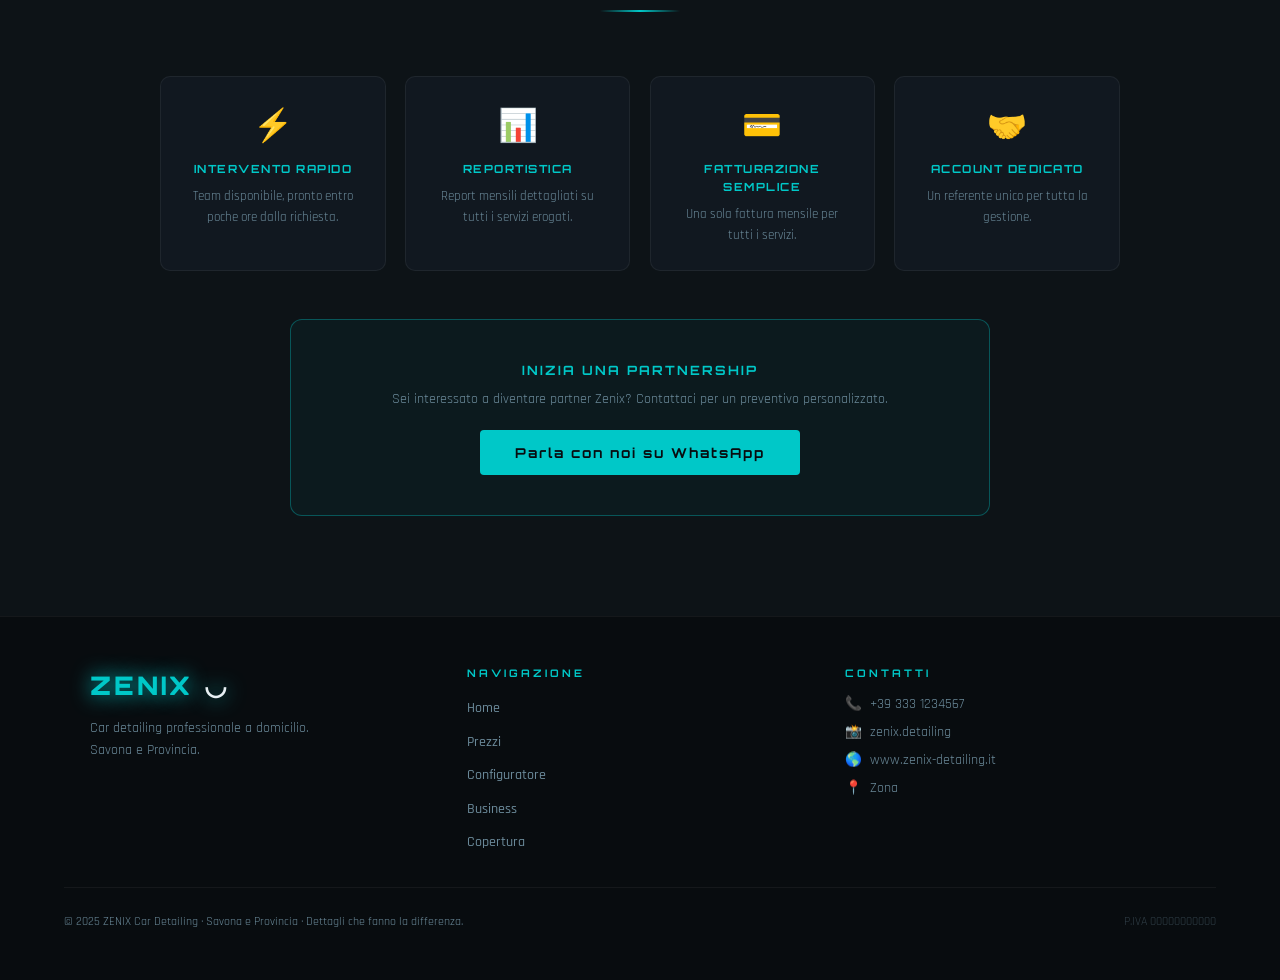
<file: business.html>
<!DOCTYPE html>
<html lang="it" id="html-root">
<head>
<meta charset="UTF-8">
<meta name="viewport" content="width=device-width, initial-scale=1.0">
<meta name="description" content="Soluzioni car detailing per hotel concessionarie aziende. Account dedicato scontistiche volume flotta.">
<title>Business Partnership &ndash; Zenix Car Detailing</title>

<link rel="preconnect" href="https://fonts.googleapis.com">
<link rel="preconnect" href="https://fonts.gstatic.com" crossorigin>
<link href="https://fonts.googleapis.com/css2?family=Orbitron:wght@400;700;900&family=Rajdhani:wght@400;500;600;700&display=swap" rel="stylesheet">

<link rel="stylesheet" href="style.css">
</head>
<body>

<canvas id="particles"></canvas>

<!-- Mobile menu -->
<div class="mob-menu" id="mob-menu" role="dialog" aria-modal="true">
  <div class="mob-menu-grid"></div>
  <div class="mob-scanline"></div>
  <div class="mob-menu-corner tl"></div><div class="mob-menu-corner tr"></div>
  <div class="mob-menu-corner bl"></div><div class="mob-menu-corner br"></div>
  <ul class="mob-nav">
    <li><a href="index.html" class="" onclick="navTo(event,'index.html',closeMobMenu)"><span class="mn-icon">&#127968;</span><span data-i18n="nav_home">Home</span></a></li>
    <li><a href="services.html" class="" onclick="navTo(event,'services.html',closeMobMenu)"><span class="mn-icon">&#128663;</span><span data-i18n="nav_prezzi">Servizi</span></a></li>
    <li><a href="configurator.html" class="" onclick="navTo(event,'configurator.html',closeMobMenu)"><span class="mn-icon">&#129714;</span><span data-i18n="nav_cfg">Configuratore</span></a></li>
    <li><a href="business.html" class="active-page" onclick="navTo(event,'business.html',closeMobMenu)"><span class="mn-icon">&#127976;</span><span data-i18n="nav_biz">Business</span></a></li>
    <li><a href="coverage.html" class="" onclick="navTo(event,'coverage.html',closeMobMenu)"><span class="mn-icon">&#128225;</span><span data-i18n="nav_cov">Copertura</span></a></li>    <li><a href="index.html#prenota" onclick="closeMobMenu()"><span class="mn-icon">&#128197;</span><span data-i18n="nav_prenota">Prenota</span></a></li>
  </ul>
</div>

<!-- WhatsApp float -->
<div class="wa-float" id="wa-float">
  <div class="wa-card" id="wa-card">
    <div class="wa-card-title" data-i18n="wa_title">&#128172; Richiedi Preventivo</div>
    <div class="wa-card-item"><span class="icon">&#9889;</span> <span data-i18n="wa_item1">Risposta entro pochi minuti</span></div>
    <div class="wa-card-item"><span class="icon">&#128205;</span> <span data-i18n="wa_item2">Servizio a domicilio</span></div>
    <div class="wa-card-item"><span class="icon">&#128737;</span> <span data-i18n="wa_item3">Professionisti certificati</span></div>
    <button class="wa-card-cta" onclick="openWhatsApp()" data-i18n="wa_cta">APRI WHATSAPP</button>
  </div>
  <div class="wa-ring wa-ring-1"></div>
  <div class="wa-ring wa-ring-2"></div>
  <div class="wa-btn" id="wa-btn" onclick="openWhatsApp()" title="WhatsApp">
    <svg viewBox="0 0 24 24"><path d="M17.472 14.382c-.297-.149-1.758-.867-2.03-.967-.273-.099-.471-.148-.67.15-.197.297-.767.966-.94 1.164-.173.199-.347.223-.644.075-.297-.15-1.255-.463-2.39-1.475-.883-.788-1.48-1.761-1.653-2.059-.173-.297-.018-.458.13-.606.134-.133.298-.347.446-.52.149-.174.198-.298.298-.497.099-.198.05-.371-.025-.52-.075-.149-.669-1.612-.916-2.207-.242-.579-.487-.5-.669-.51-.173-.008-.371-.01-.57-.01-.198 0-.52.074-.792.372-.272.297-1.04 1.016-1.04 2.479 0 1.462 1.065 2.875 1.213 3.074.149.198 2.096 3.2 5.077 4.487.709.306 1.262.489 1.694.625.712.227 1.36.195 1.871.118.571-.085 1.758-.719 2.006-1.413.248-.694.248-1.289.173-1.413-.074-.124-.272-.198-.57-.347m-5.421 7.403h-.004a9.87 9.87 0 01-5.031-1.378l-.361-.214-3.741.982.998-3.648-.235-.374a9.86 9.86 0 01-1.51-5.26c.001-5.45 4.436-9.884 9.888-9.884 2.64 0 5.122 1.03 6.988 2.898a9.825 9.825 0 012.893 6.994c-.003 5.45-4.437 9.884-9.885 9.884m8.413-18.297A11.815 11.815 0 0012.05 0C5.495 0 .16 5.335.157 11.892c0 2.096.547 4.142 1.588 5.945L.057 24l6.305-1.654a11.882 11.882 0 005.683 1.448h.005c6.554 0 11.89-5.335 11.893-11.893a11.821 11.821 0 00-3.48-8.413Z"/></svg>
  </div>
</div>

<!-- Page transition -->
<div class="page-transition" id="page-transition"></div>

<!-- Admin secret modal -->
<div class="admin-modal-overlay" id="admin-modal">
  <div class="admin-modal-wrap"><div class="admin-modal">
    <button class="admin-modal-close" onclick="closeAdminModal()">&#x2715;</button>
    <h3 data-i18n="admin_modal_title">Area Riservata</h3>
    <p data-i18n="admin_modal_desc">Inserisci la password per accedere.</p>
    <input type="password" id="admin-pwd-input" data-i18n-ph="admin_modal_pwd" placeholder="Password"
      onkeydown="if(event.key==='Enter')checkAdminPwd()">
    <div class="admin-modal-btns">
      <button class="btn-primary" onclick="checkAdminPwd()" data-i18n="admin_modal_btn">ACCEDI</button>
      <button class="btn-outline" onclick="closeAdminModal()" data-i18n="admin_modal_cancel">Annulla</button>
    </div>
  </div></div>
</div>

<!-- Nav -->
<nav id="navbar">
  <div style="display:flex;align-items:center;gap:.5rem;flex-shrink:0">
    <img src="[data-uri]" class="nav-mascot" alt="Zenix">
    <a href="index.html" class="nav-logo" onclick="navTo(event,'index.html')">ZENIX<span> &#9697;</span></a>
  </div>
  <div class="nav-right">
    <div class="lang-selector">
      <button class="lang-btn" onclick="setLang('it')" id="lang-it">IT</button>
      <button class="lang-btn" onclick="setLang('en')" id="lang-en">EN</button>
      <button class="lang-btn" onclick="setLang('fr')" id="lang-fr">FR</button>
      <button class="lang-btn" onclick="setLang('de')" id="lang-de">DE</button>
    </div>
    <button class="hamburger" id="hamburger-btn" aria-label="Menu" onclick="toggleMobMenu()">
      <span></span><span></span><span></span>
    </button>
    <a href="index.html#prenota" class="nav-cta" id="nav-book-btn" data-i18n="nav_book_btn">Prenota</a>
  </div>
</nav>
<section class="page-hero"><div>
  <p class="section-eyebrow" data-i18n="biz_hero_eyebrow">Partnerships</p>
  <h1 class="page-hero-title" data-i18n="biz_hero_title">BUSINESS <span>PARTNERSHIP</span></h1>
  <p class="page-hero-sub" data-i18n="biz_hero_sub">Soluzioni enterprise per hotel, concessionarie e aziende.</p>
</div></section>
<section style="background:var(--black);position:relative;z-index:1;padding:100px 5%">
  <div class="section-header reveal">
    <p class="section-eyebrow" data-i18n="sec_biz">Network</p>
    <h2 class="section-title" data-i18n="biz_system_title">BUSINESS <span>PARTNERSHIP</span> SYSTEM</h2>
    <div class="section-line"></div>
    <p style="color:var(--muted);margin-top:1rem;font-size:.95rem;max-width:560px;margin-inline:auto">
      Zenix e il partner ideale per strutture che richiedono car detailing professionale e scalabile.</p>
  </div>
  <div class="biz-network reveal"><canvas id="bizNetCanvas"></canvas></div>
  <div class="biz-grid">
    <div class="biz-card reveal"><span class="biz-badge" data-i18n="biz_badge_partner">PARTNER</span>
      <span class="biz-card-icon">🏨</span>
      <div class="biz-card-type" data-i18n="biz_sector">Settore</div><div class="biz-card-title" data-i18n="biz_title_hotel">HOTEL</div>
      <ul class="biz-features">
        <li data-i18n="biz_hotel_f1">Servizio nel parcheggio dell hotel</li>
        <li data-i18n="biz_hotel_f2">Sconto dedicato ospiti con targa</li>
        <li data-i18n="biz_hotel_f3">Prenotazioni prioritarie e dedicate</li>
        <li data-i18n="biz_hotel_f4">Account manager singolo</li>
        <li data-i18n="biz_hotel_f5">Fatturazione mensile riepilogativa</li>
      </ul>
      <button class="biz-card-cta" onclick="openWhatsApp()" data-i18n="biz_cta_hotel">Diventa Partner</button>
    </div>
    <div class="biz-card reveal"><span class="biz-badge" data-i18n="biz_badge_enterprise">ENTERPRISE</span>
      <span class="biz-card-icon">🚗</span>
      <div class="biz-card-type" data-i18n="biz_sector">Settore</div><div class="biz-card-title" data-i18n="biz_title_dealer">CONCESSIONARIE</div>
      <ul class="biz-features">
        <li data-i18n="biz_dealer_f1">Preparazione veicoli pre e post-vendita</li>
        <li data-i18n="biz_dealer_f2">Trattamento flotta completa</li>
        <li data-i18n="biz_dealer_f3">Scontistiche volume su pacchetti</li>
        <li data-i18n="biz_dealer_f4">Priorita di intervento garantita</li>
        <li data-i18n="biz_dealer_f5">Reportistica periodica servizi</li>
      </ul>
      <button class="biz-card-cta" onclick="openWhatsApp()" data-i18n="biz_cta_dealer">Richiedi Offerta</button>
    </div>
    <div class="biz-card reveal"><span class="biz-badge" data-i18n="biz_badge_corporate">CORPORATE</span>
      <span class="biz-card-icon">🏢</span>
      <div class="biz-card-type" data-i18n="biz_sector">Settore</div><div class="biz-card-title" data-i18n="biz_title_corp">AZIENDE</div>
      <ul class="biz-features">
        <li data-i18n="biz_corp_f1">Manutenzione flotta aziendale</li>
        <li data-i18n="biz_corp_f2">Intervento programmato in sede</li>
        <li data-i18n="biz_corp_f3">Account manager dedicato</li>
        <li data-i18n="biz_corp_f4">Scontistiche a scalare sui volumi</li>
        <li data-i18n="biz_corp_f5">Contratti annuali con SLA garantiti</li>
      </ul>
      <button class="biz-card-cta" onclick="openWhatsApp()" data-i18n="biz_cta_corp">Contatta il Team</button>
    </div>
  </div>
</section>
<section style="background:var(--dark);position:relative;z-index:1;padding:100px 5%">
  <div class="section-header reveal">
    <p class="section-eyebrow" data-i18n="biz_advantages_eyebrow">Vantaggi</p>
    <h2 class="section-title" data-i18n="why_zenix_title">PERCHE SCEGLIERE <span data-i18n="brand_zenix">ZENIX</span></h2>
    <div class="section-line"></div>
  </div>
  <div class="ent-features">
    <div class="ent-feat reveal"><span class="ent-feat-icon">⚡</span>
      <div class="ent-feat-title" data-i18n="ent_f1_title">INTERVENTO RAPIDO</div>
      <p class="ent-feat-desc" data-i18n="ent_f1_desc">Team disponibile, pronto entro poche ore dalla richiesta.</p></div>
    <div class="ent-feat reveal"><span class="ent-feat-icon">📊</span>
      <div class="ent-feat-title" data-i18n="ent_f2_title">REPORTISTICA</div>
      <p class="ent-feat-desc" data-i18n="ent_f2_desc">Report mensili dettagliati su tutti i servizi erogati.</p></div>
    <div class="ent-feat reveal"><span class="ent-feat-icon">💳</span>
      <div class="ent-feat-title" data-i18n="ent_f3_title">FATTURAZIONE SEMPLICE</div>
      <p class="ent-feat-desc" data-i18n="ent_f3_desc">Una sola fattura mensile per tutti i servizi.</p></div>
    <div class="ent-feat reveal"><span class="ent-feat-icon">🤝</span>
      <div class="ent-feat-title" data-i18n="ent_f4_title">ACCOUNT DEDICATO</div>
      <p class="ent-feat-desc" data-i18n="ent_f4_desc">Un referente unico per tutta la gestione.</p></div>
  </div>
  <div class="biz-contact-bar reveal">
    <h4 data-i18n="biz_partner_title">INIZIA UNA PARTNERSHIP</h4>
    <p data-i18n="biz_partner_desc">Sei interessato a diventare partner Zenix? Contattaci per un preventivo personalizzato.</p>
    <button class="btn-primary" onclick="openWhatsApp()" data-i18n="biz_partner_btn">Parla con noi su WhatsApp</button>
  </div>
</section>

<footer>
  <div class="footer-inner">
    <div class="footer-brand">
      <a href="index.html" class="nav-logo" id="footer-logo-trigger">ZENIX <span>&#9697;</span></a>
      <p data-i18n="footer_brand_desc">Car detailing professionale a domicilio. Savona e Provincia.</p>
    </div>
    <div class="footer-nav">
      <h4 data-i18n="footer_nav_title">Navigazione</h4>
      <ul>
        <li><a href="index.html"><span data-i18n="nav_home">Home</span></a></li>
        <li><a href="services.html"><span data-i18n="nav_prezzi">Servizi</span></a></li>
        <li><a href="configurator.html"><span data-i18n="nav_cfg">Configuratore</span></a></li>
        <li><a href="business.html"><span data-i18n="nav_biz">Business</span></a></li>
        <li><a href="coverage.html"><span data-i18n="nav_cov">Copertura</span></a></li>      </ul>
    </div>
    <div class="footer-contact">
      <h4 data-i18n="footer_contact_title">Contatti</h4>
      <div class="footer-contact-item">&#128222; <a href="tel:+393331234567">+39 333 1234567</a></div>
      <div class="footer-contact-item">&#128248; <a href="#">zenix.detailing</a></div>
      <div class="footer-contact-item">&#127758; <a href="#">www.zenix-detailing.it</a></div>
      <div class="footer-contact-item">&#128205; <span data-i18n="contact_zona">Savona e Provincia</span></div>
    </div>
  </div>
  <div class="footer-bottom">
    <p class="footer-copy" data-i18n="footer_text">&#169; 2026 <span>ZENIX Car Detailing</span> &middot; Savona e Provincia &middot; Dettagli che fanno la differenza.</p>
    <p style="font-size:.72rem;color:rgba(107,138,154,0.4)">P.IVA 00000000000</p>
  </div>
</footer>
<script src="app.js" defer></script>
<script>
document.addEventListener('DOMContentLoaded', function() {
  zenixInit();
});
</script>
</body>
</html>
</file>
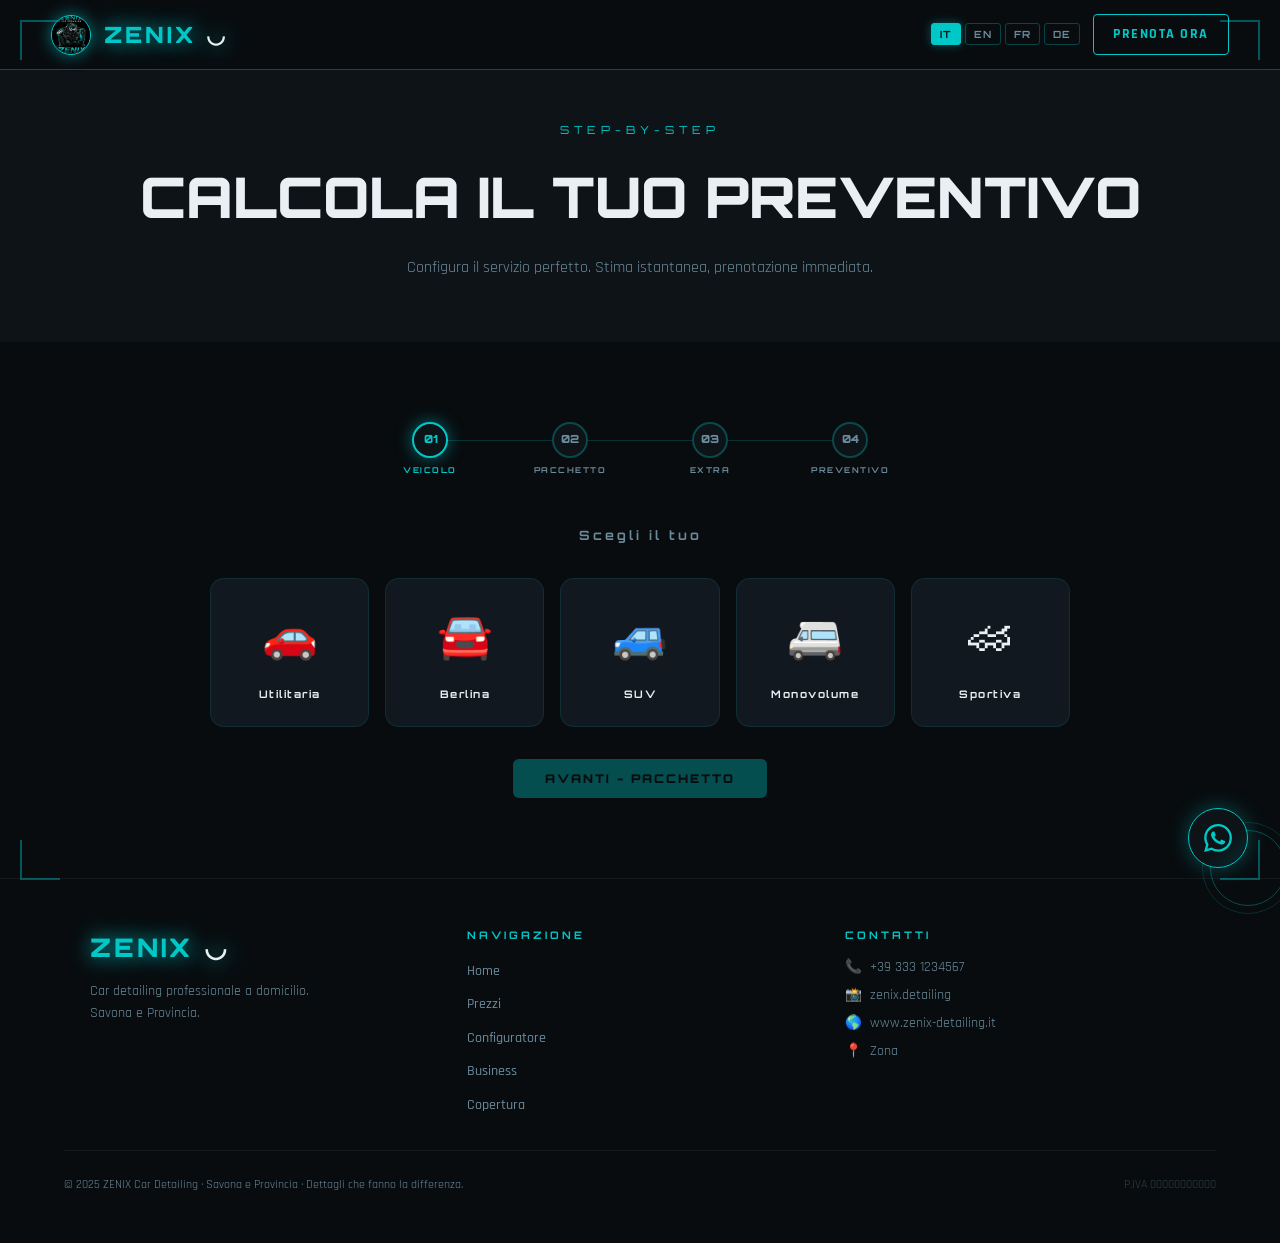
<file: configurator.html>
<!DOCTYPE html>
<html lang="it" id="html-root">
<head>
<meta charset="UTF-8">
<meta name="viewport" content="width=device-width, initial-scale=1.0">
<meta name="description" content="Calcola il preventivo car detailing. Scegli veicolo pacchetto ed extra.">
<title>Configuratore Preventivo &ndash; Zenix Car Detailing</title>

<link rel="preconnect" href="https://fonts.googleapis.com">
<link rel="preconnect" href="https://fonts.gstatic.com" crossorigin>
<link href="https://fonts.googleapis.com/css2?family=Orbitron:wght@400;700;900&family=Rajdhani:wght@400;500;600;700&display=swap" rel="stylesheet">

<link rel="stylesheet" href="style.css">
</head>
<body>

<canvas id="particles"></canvas>

<!-- Mobile menu -->
<div class="mob-menu" id="mob-menu" role="dialog" aria-modal="true">
  <div class="mob-menu-grid"></div>
  <div class="mob-scanline"></div>
  <div class="mob-menu-corner tl"></div><div class="mob-menu-corner tr"></div>
  <div class="mob-menu-corner bl"></div><div class="mob-menu-corner br"></div>
  <ul class="mob-nav">
    <li><a href="index.html" class="" onclick="navTo(event,'index.html',closeMobMenu)"><span class="mn-icon">&#127968;</span><span data-i18n="nav_home">Home</span></a></li>
    <li><a href="services.html" class="" onclick="navTo(event,'services.html',closeMobMenu)"><span class="mn-icon">&#128663;</span><span data-i18n="nav_prezzi">Servizi</span></a></li>
    <li><a href="configurator.html" class="active-page" onclick="navTo(event,'configurator.html',closeMobMenu)"><span class="mn-icon">&#129714;</span><span data-i18n="nav_cfg">Configuratore</span></a></li>
    <li><a href="business.html" class="" onclick="navTo(event,'business.html',closeMobMenu)"><span class="mn-icon">&#127976;</span><span data-i18n="nav_biz">Business</span></a></li>
    <li><a href="coverage.html" class="" onclick="navTo(event,'coverage.html',closeMobMenu)"><span class="mn-icon">&#128225;</span><span data-i18n="nav_cov">Copertura</span></a></li>    <li><a href="index.html#prenota" onclick="closeMobMenu()"><span class="mn-icon">&#128197;</span><span data-i18n="nav_prenota">Prenota</span></a></li>
  </ul>
</div>

<!-- WhatsApp float -->
<div class="wa-float" id="wa-float">
  <div class="wa-card" id="wa-card">
    <div class="wa-card-title" data-i18n="wa_title">&#128172; Richiedi Preventivo</div>
    <div class="wa-card-item"><span class="icon">&#9889;</span> <span data-i18n="wa_item1">Risposta entro pochi minuti</span></div>
    <div class="wa-card-item"><span class="icon">&#128205;</span> <span data-i18n="wa_item2">Servizio a domicilio</span></div>
    <div class="wa-card-item"><span class="icon">&#128737;</span> <span data-i18n="wa_item3">Professionisti certificati</span></div>
    <button class="wa-card-cta" onclick="openWhatsApp()" data-i18n="wa_cta">APRI WHATSAPP</button>
  </div>
  <div class="wa-ring wa-ring-1"></div>
  <div class="wa-ring wa-ring-2"></div>
  <div class="wa-btn" id="wa-btn" onclick="openWhatsApp()" title="WhatsApp">
    <svg viewBox="0 0 24 24"><path d="M17.472 14.382c-.297-.149-1.758-.867-2.03-.967-.273-.099-.471-.148-.67.15-.197.297-.767.966-.94 1.164-.173.199-.347.223-.644.075-.297-.15-1.255-.463-2.39-1.475-.883-.788-1.48-1.761-1.653-2.059-.173-.297-.018-.458.13-.606.134-.133.298-.347.446-.52.149-.174.198-.298.298-.497.099-.198.05-.371-.025-.52-.075-.149-.669-1.612-.916-2.207-.242-.579-.487-.5-.669-.51-.173-.008-.371-.01-.57-.01-.198 0-.52.074-.792.372-.272.297-1.04 1.016-1.04 2.479 0 1.462 1.065 2.875 1.213 3.074.149.198 2.096 3.2 5.077 4.487.709.306 1.262.489 1.694.625.712.227 1.36.195 1.871.118.571-.085 1.758-.719 2.006-1.413.248-.694.248-1.289.173-1.413-.074-.124-.272-.198-.57-.347m-5.421 7.403h-.004a9.87 9.87 0 01-5.031-1.378l-.361-.214-3.741.982.998-3.648-.235-.374a9.86 9.86 0 01-1.51-5.26c.001-5.45 4.436-9.884 9.888-9.884 2.64 0 5.122 1.03 6.988 2.898a9.825 9.825 0 012.893 6.994c-.003 5.45-4.437 9.884-9.885 9.884m8.413-18.297A11.815 11.815 0 0012.05 0C5.495 0 .16 5.335.157 11.892c0 2.096.547 4.142 1.588 5.945L.057 24l6.305-1.654a11.882 11.882 0 005.683 1.448h.005c6.554 0 11.89-5.335 11.893-11.893a11.821 11.821 0 00-3.48-8.413Z"/></svg>
  </div>
</div>

<!-- Page transition -->
<div class="page-transition" id="page-transition"></div>

<!-- Admin secret modal -->
<div class="admin-modal-overlay" id="admin-modal">
  <div class="admin-modal-wrap"><div class="admin-modal">
    <button class="admin-modal-close" onclick="closeAdminModal()">&#x2715;</button>
    <h3 data-i18n="admin_modal_title">Area Riservata</h3>
    <p data-i18n="admin_modal_desc">Inserisci la password per accedere.</p>
    <input type="password" id="admin-pwd-input" data-i18n-ph="admin_modal_pwd" placeholder="Password"
      onkeydown="if(event.key==='Enter')checkAdminPwd()">
    <div class="admin-modal-btns">
      <button class="btn-primary" onclick="checkAdminPwd()" data-i18n="admin_modal_btn">ACCEDI</button>
      <button class="btn-outline" onclick="closeAdminModal()" data-i18n="admin_modal_cancel">Annulla</button>
    </div>
  </div></div>
</div>

<!-- Nav -->
<nav id="navbar">
  <div style="display:flex;align-items:center;gap:.5rem;flex-shrink:0">
    <img src="[data-uri]" class="nav-mascot" alt="Zenix">
    <a href="index.html" class="nav-logo" onclick="navTo(event,'index.html')">ZENIX<span> &#9697;</span></a>
  </div>
  <div class="nav-right">
    <div class="lang-selector">
      <button class="lang-btn" onclick="setLang('it')" id="lang-it">IT</button>
      <button class="lang-btn" onclick="setLang('en')" id="lang-en">EN</button>
      <button class="lang-btn" onclick="setLang('fr')" id="lang-fr">FR</button>
      <button class="lang-btn" onclick="setLang('de')" id="lang-de">DE</button>
    </div>
    <button class="hamburger" id="hamburger-btn" aria-label="Menu" onclick="toggleMobMenu()">
      <span></span><span></span><span></span>
    </button>
    <a href="index.html#prenota" class="nav-cta" id="nav-book-btn" data-i18n="nav_book_btn">Prenota</a>
  </div>
</nav>
<section class="page-hero"><div>
  <p class="section-eyebrow" data-i18n="cfg_hero_eyebrow">Step-by-step</p>
  <h1 class="page-hero-title" data-i18n="cfg_page_title">CALCOLA IL TUO <span>PREVENTIVO</span></h1>
  <p class="page-hero-sub" data-i18n="cfg_page_sub">Configura il servizio perfetto. Stima istantanea, prenotazione immediata.</p>
</div></section>
<section style="background:var(--black);position:relative;z-index:1;padding:80px 5%">
  <div class="cfg-steps" id="cfg-steps">
    <div class="cfg-step active" id="cfg-step-1"><div class="cfg-step-num">01</div><div class="cfg-step-label" data-i18n="cfg_step_vehicle">Veicolo</div></div>
    <div class="cfg-step" id="cfg-step-2"><div class="cfg-step-num">02</div><div class="cfg-step-label" data-i18n="cfg_step_package">Pacchetto</div></div>
    <div class="cfg-step" id="cfg-step-3"><div class="cfg-step-num">03</div><div class="cfg-step-label" data-i18n="cfg_step_extra">Extra</div></div>
    <div class="cfg-step" id="cfg-step-4"><div class="cfg-step-num">04</div><div class="cfg-step-label" data-i18n="cfg_step_quote">Preventivo</div></div>
  </div>
  <div class="cfg-panel active" id="cfg-panel-1">
    <p class="cfg-step-title" data-i18n="cfg_s1_title">Scegli il tuo <span data-i18n="cfg_s1_title_span">tipo di veicolo</span></p>
    <div class="cfg-vehicles">
      <div class="cfg-vehicle" onclick="cfgSelectVehicle(this,'Utilitaria',0,'🚗')"><span class="cfg-vehicle-icon">🚗</span><div class="cfg-vehicle-name" data-i18n="cfg_veh_1">Utilitaria</div><div class="cfg-vehicle-check">v</div></div>
      <div class="cfg-vehicle" onclick="cfgSelectVehicle(this,'Berlina',10,'🚘')"><span class="cfg-vehicle-icon">🚘</span><div class="cfg-vehicle-name" data-i18n="cfg_veh_2">Berlina</div><div class="cfg-vehicle-check">v</div></div>
      <div class="cfg-vehicle" onclick="cfgSelectVehicle(this,'SUV',15,'🚙')"><span class="cfg-vehicle-icon">🚙</span><div class="cfg-vehicle-name" data-i18n="cfg_veh_3">SUV</div><div class="cfg-vehicle-check">v</div></div>
      <div class="cfg-vehicle" onclick="cfgSelectVehicle(this,'Monovolume',20,'🚐')"><span class="cfg-vehicle-icon">🚐</span><div class="cfg-vehicle-name" data-i18n="cfg_veh_4">Monovolume</div><div class="cfg-vehicle-check">v</div></div>
      <div class="cfg-vehicle" onclick="cfgSelectVehicle(this,'Sportiva',20,'🏎')"><span class="cfg-vehicle-icon">🏎</span><div class="cfg-vehicle-name" data-i18n="cfg_veh_5">Sportiva</div><div class="cfg-vehicle-check">v</div></div>
    </div>
    <div class="cfg-nav"><button class="cfg-btn-next" id="cfg-next-1" onclick="cfgGoTo(2)" disabled data-i18n="cfg_next1">AVANTI - PACCHETTO</button></div>
  </div>
  <div class="cfg-panel" id="cfg-panel-2">
    <p class="cfg-step-title" data-i18n="cfg_s2_title">Scegli il tuo <span data-i18n="cfg_s2_title_span">pacchetto</span></p>
    <div class="cfg-packages">
      <div class="cfg-pkg" onclick="cfgSelectPkg(this,'Basic',45,'1.5h')"><div class="cfg-pkg-name" data-i18n="pkg_name_basic">BASIC</div><div class="cfg-pkg-price-hint">da 45</div><ul class="cfg-pkg-features"><li data-i18n="cfg_basic_f1">Lavaggio esterno</li><li data-i18n="cfg_basic_f2">Pulizia interni base</li><li data-i18n="cfg_basic_f3">Vetri</li></ul></div>
      <div class="cfg-pkg" onclick="cfgSelectPkg(this,'Complete',70,'2.5h')"><div class="cfg-pkg-badge" data-i18n="pkg_badge_featured">Piu scelto</div><div class="cfg-pkg-name" data-i18n="pkg_name_complete">COMPLETE</div><div class="cfg-pkg-price-hint">da 70</div><ul class="cfg-pkg-features"><li data-i18n="cfg_complete_f1">Tutto Basic</li><li data-i18n="cfg_complete_f2">Protezione vernice</li><li data-i18n="cfg_complete_f3">Pulizia sedili</li><li data-i18n="cfg_complete_f4">Bagagliaio</li></ul></div>
      <div class="cfg-pkg" onclick="cfgSelectPkg(this,'Premium',160,'4h')"><div class="cfg-pkg-name" data-i18n="pkg_name_premium">PREMIUM</div><div class="cfg-pkg-price-hint">da 160</div><ul class="cfg-pkg-features"><li data-i18n="cfg_premium_f1">Tutto Complete</li><li data-i18n="cfg_premium_f2">Lucidatura</li><li data-i18n="cfg_premium_f3">Deep clean</li><li data-i18n="cfg_premium_f4">Ozono</li></ul></div>
    </div>
    <div class="cfg-nav"><button class="cfg-btn-back" onclick="cfgGoTo(1)" data-i18n="cfg_back">Indietro</button><button class="cfg-btn-next" id="cfg-next-2" onclick="cfgGoTo(3)" disabled data-i18n="cfg_next2">AVANTI - EXTRA</button></div>
  </div>
  <div class="cfg-panel" id="cfg-panel-3">
    <p class="cfg-step-title" data-i18n="cfg_s3_title">Aggiungi <span data-i18n="cfg_s3_title_span">servizi extra</span> (<span data-i18n="cfg_optional">opzionale</span>)</p>
    <div class="cfg-extras-grid">
      <div class="cfg-extra-toggle" onclick="cfgToggleExtra(this,'Deep Clean',0)"><div class="cfg-extra-chk"></div><div class="cfg-extra-info"><div class="cfg-extra-name" data-i18n="extra_card_name_deep">Deep Clean Interni</div><div class="cfg-extra-price" data-i18n="cfg_on_quote">Su preventivo</div></div></div>
      <div class="cfg-extra-toggle" onclick="cfgToggleExtra(this,'Luc. One Step',120)"><div class="cfg-extra-chk"></div><div class="cfg-extra-info"><div class="cfg-extra-name" data-i18n="cfg_extra_luc1">Lucidatura One Step</div><div class="cfg-extra-price">+120</div></div></div>
      <div class="cfg-extra-toggle" onclick="cfgToggleExtra(this,'Luc. Two Step',180)"><div class="cfg-extra-chk"></div><div class="cfg-extra-info"><div class="cfg-extra-name" data-i18n="cfg_extra_luc2">Lucidatura Two Step</div><div class="cfg-extra-price">+180</div></div></div>
      <div class="cfg-extra-toggle" onclick="cfgToggleExtra(this,'Restauro Fari',80)"><div class="cfg-extra-chk"></div><div class="cfg-extra-info"><div class="cfg-extra-name" data-i18n="extra_card_name_fari">Restauro Fari</div><div class="cfg-extra-price">+80</div></div></div>
    </div>
    <div class="cfg-nav"><button class="cfg-btn-back" onclick="cfgGoTo(2)" data-i18n="cfg_back">Indietro</button><button class="cfg-btn-next" onclick="cfgGoTo(4)" data-i18n="cfg_calc">CALCOLA PREVENTIVO</button></div>
  </div>
  <div class="cfg-panel" id="cfg-panel-4">
    <div class="cfg-result">
      <div class="cfg-result-header">
        <div><div class="cfg-result-label" data-i18n="cfg_result_estimate">Preventivo Stimato</div><div class="cfg-result-price-main" id="cfg-price-main">--</div><div style="font-size:.78rem;color:var(--muted);margin-top:.3rem" data-i18n="cfg_result_note">Prezzo finale dopo ispezione</div></div>
        <div style="text-align:right"><div class="cfg-result-label" data-i18n="cfg_result_duration">Durata</div><div class="cfg-result-time-val" id="cfg-time-val">--</div></div>
      </div>
      <div class="cfg-result-rows" id="cfg-result-rows"></div>
      <div class="cfg-result-btns">
        <a href="index.html#prenota" class="btn-primary" onclick="navTo(event,'index.html')" data-i18n="nav_book_btn">Prenota Ora</a>
        <button class="btn-outline" onclick="openWhatsApp()" data-i18n="cfg_ask_info">Richiedi Info</button>
      </div>
    </div>
    <div class="cfg-nav"><button class="cfg-btn-back" onclick="cfgGoTo(3)" data-i18n="cfg_reconfigure">Riconfigura</button></div>
  </div>
</section>

<footer>
  <div class="footer-inner">
    <div class="footer-brand">
      <a href="index.html" class="nav-logo" id="footer-logo-trigger">ZENIX <span>&#9697;</span></a>
      <p data-i18n="footer_brand_desc">Car detailing professionale a domicilio. Savona e Provincia.</p>
    </div>
    <div class="footer-nav">
      <h4 data-i18n="footer_nav_title">Navigazione</h4>
      <ul>
        <li><a href="index.html"><span data-i18n="nav_home">Home</span></a></li>
        <li><a href="services.html"><span data-i18n="nav_prezzi">Servizi</span></a></li>
        <li><a href="configurator.html"><span data-i18n="nav_cfg">Configuratore</span></a></li>
        <li><a href="business.html"><span data-i18n="nav_biz">Business</span></a></li>
        <li><a href="coverage.html"><span data-i18n="nav_cov">Copertura</span></a></li>      </ul>
    </div>
    <div class="footer-contact">
      <h4 data-i18n="footer_contact_title">Contatti</h4>
      <div class="footer-contact-item">&#128222; <a href="tel:+393331234567">+39 333 1234567</a></div>
      <div class="footer-contact-item">&#128248; <a href="#">zenix.detailing</a></div>
      <div class="footer-contact-item">&#127758; <a href="#">www.zenix-detailing.it</a></div>
      <div class="footer-contact-item">&#128205; <span data-i18n="contact_zona">Savona e Provincia</span></div>
    </div>
  </div>
  <div class="footer-bottom">
    <p class="footer-copy" data-i18n="footer_text">&#169; 2026 <span>ZENIX Car Detailing</span> &middot; Savona e Provincia &middot; Dettagli che fanno la differenza.</p>
    <p style="font-size:.72rem;color:rgba(107,138,154,0.4)">P.IVA 00000000000</p>
  </div>
</footer>
<script src="app.js" defer></script>
<script>
document.addEventListener('DOMContentLoaded', function() {
  zenixInit();
});
</script>
</body>
</html>
</file>
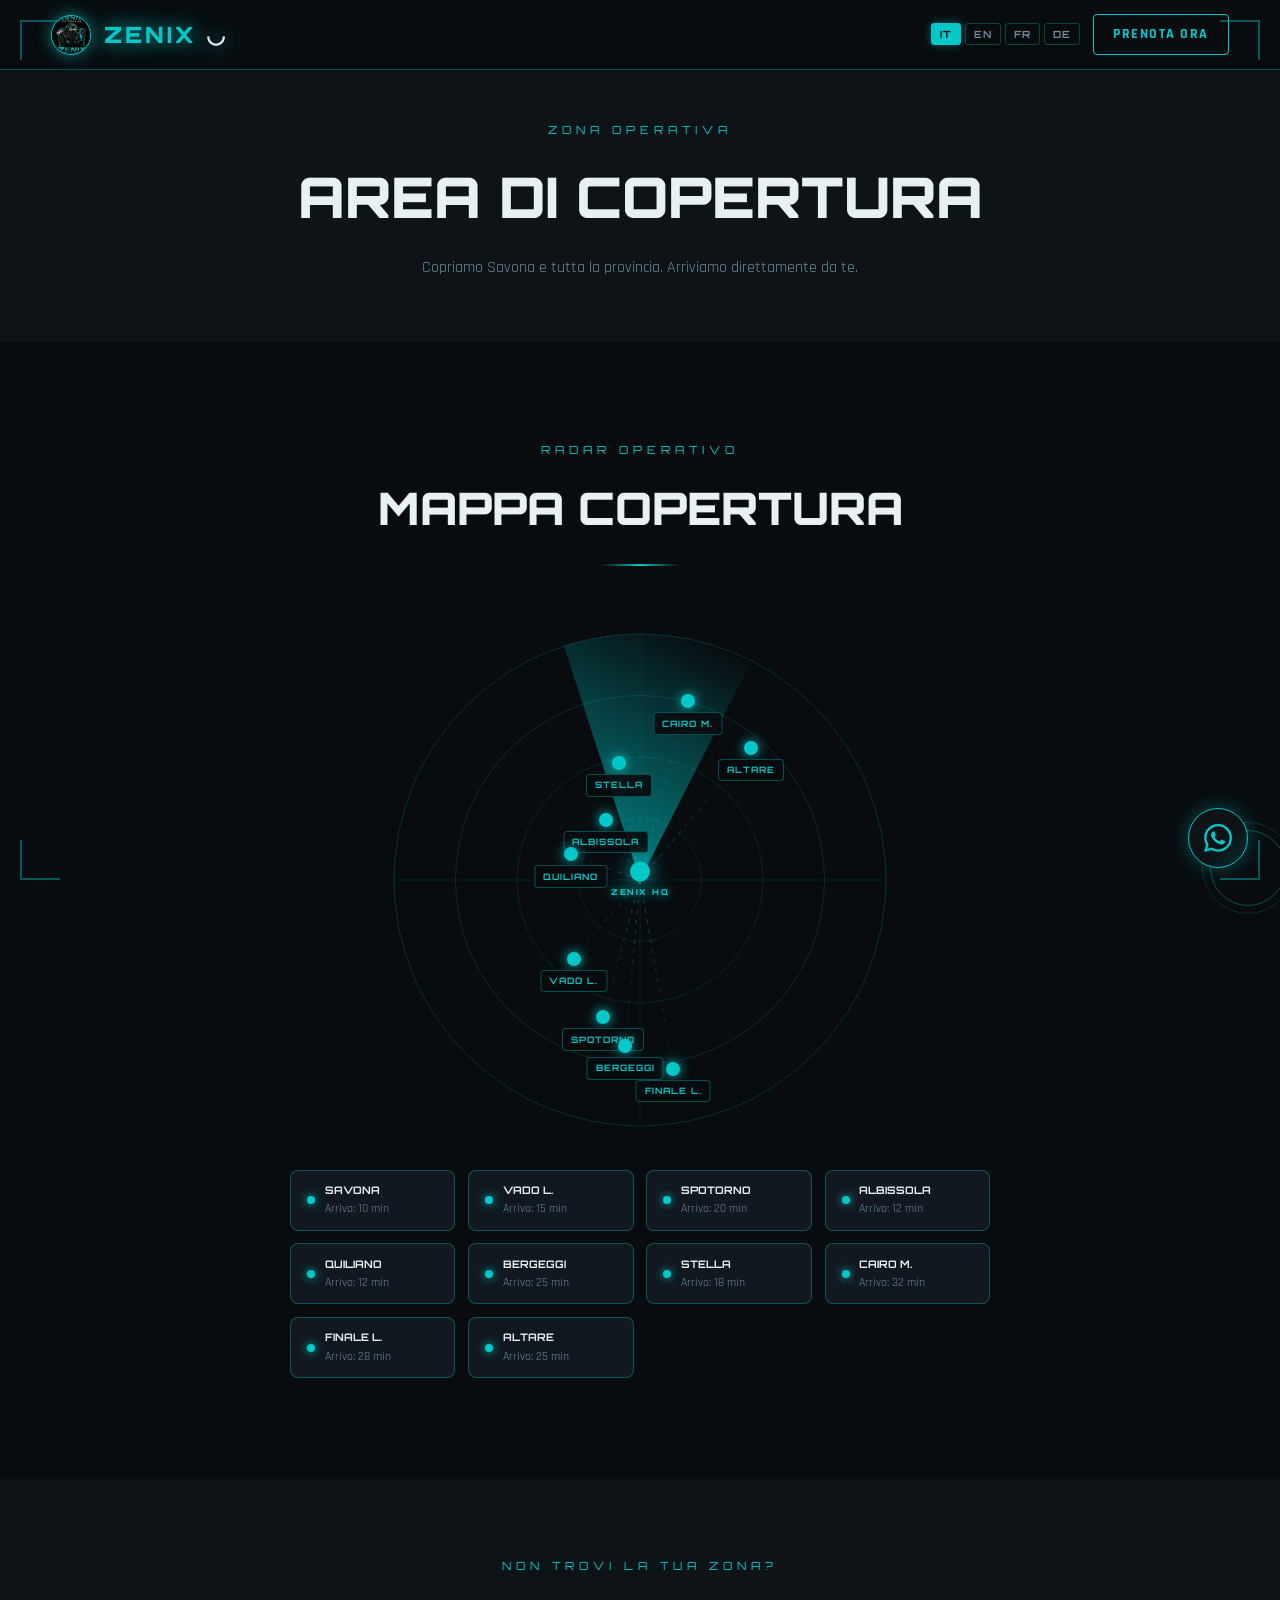
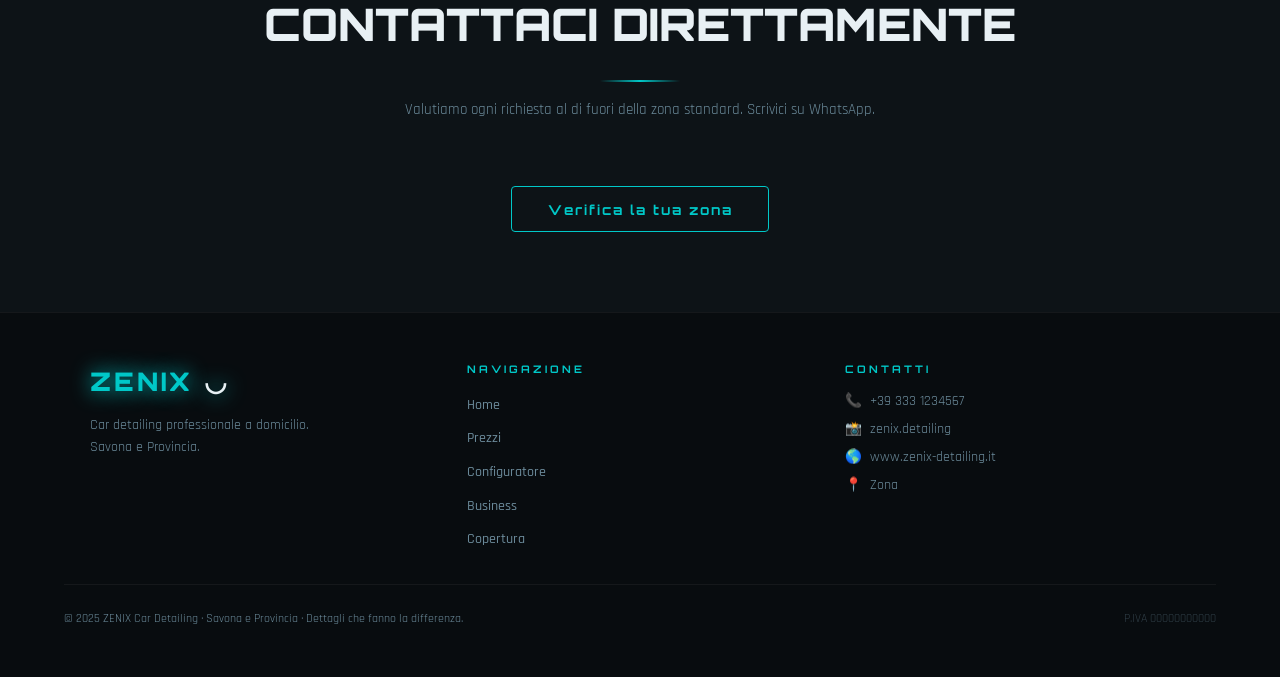
<file: coverage.html>
<!DOCTYPE html>
<html lang="it" id="html-root">
<head>
<meta charset="UTF-8">
<meta name="viewport" content="width=device-width, initial-scale=1.0">
<meta name="description" content="Car detailing domicilio Savona Vado Spotorno Albissola provincia. Radar mappa tempi arrivo.">
<title>Area di Copertura &ndash; Zenix Car Detailing Savona</title>

<link rel="preconnect" href="https://fonts.googleapis.com">
<link rel="preconnect" href="https://fonts.gstatic.com" crossorigin>
<link href="https://fonts.googleapis.com/css2?family=Orbitron:wght@400;700;900&family=Rajdhani:wght@400;500;600;700&display=swap" rel="stylesheet">

<link rel="stylesheet" href="style.css">
</head>
<body>

<canvas id="particles"></canvas>

<!-- Mobile menu -->
<div class="mob-menu" id="mob-menu" role="dialog" aria-modal="true">
  <div class="mob-menu-grid"></div>
  <div class="mob-scanline"></div>
  <div class="mob-menu-corner tl"></div><div class="mob-menu-corner tr"></div>
  <div class="mob-menu-corner bl"></div><div class="mob-menu-corner br"></div>
  <ul class="mob-nav">
    <li><a href="index.html" class="" onclick="navTo(event,'index.html',closeMobMenu)"><span class="mn-icon">&#127968;</span><span data-i18n="nav_home">Home</span></a></li>
    <li><a href="services.html" class="" onclick="navTo(event,'services.html',closeMobMenu)"><span class="mn-icon">&#128663;</span><span data-i18n="nav_prezzi">Servizi</span></a></li>
    <li><a href="configurator.html" class="" onclick="navTo(event,'configurator.html',closeMobMenu)"><span class="mn-icon">&#129714;</span><span data-i18n="nav_cfg">Configuratore</span></a></li>
    <li><a href="business.html" class="" onclick="navTo(event,'business.html',closeMobMenu)"><span class="mn-icon">&#127976;</span><span data-i18n="nav_biz">Business</span></a></li>
    <li><a href="coverage.html" class="active-page" onclick="navTo(event,'coverage.html',closeMobMenu)"><span class="mn-icon">&#128225;</span><span data-i18n="nav_cov">Copertura</span></a></li>    <li><a href="index.html#prenota" onclick="closeMobMenu()"><span class="mn-icon">&#128197;</span><span data-i18n="nav_prenota">Prenota</span></a></li>
  </ul>
</div>

<!-- WhatsApp float -->
<div class="wa-float" id="wa-float">
  <div class="wa-card" id="wa-card">
    <div class="wa-card-title" data-i18n="wa_title">&#128172; Richiedi Preventivo</div>
    <div class="wa-card-item"><span class="icon">&#9889;</span> <span data-i18n="wa_item1">Risposta entro pochi minuti</span></div>
    <div class="wa-card-item"><span class="icon">&#128205;</span> <span data-i18n="wa_item2">Servizio a domicilio</span></div>
    <div class="wa-card-item"><span class="icon">&#128737;</span> <span data-i18n="wa_item3">Professionisti certificati</span></div>
    <button class="wa-card-cta" onclick="openWhatsApp()" data-i18n="wa_cta">APRI WHATSAPP</button>
  </div>
  <div class="wa-ring wa-ring-1"></div>
  <div class="wa-ring wa-ring-2"></div>
  <div class="wa-btn" id="wa-btn" onclick="openWhatsApp()" title="WhatsApp">
    <svg viewBox="0 0 24 24"><path d="M17.472 14.382c-.297-.149-1.758-.867-2.03-.967-.273-.099-.471-.148-.67.15-.197.297-.767.966-.94 1.164-.173.199-.347.223-.644.075-.297-.15-1.255-.463-2.39-1.475-.883-.788-1.48-1.761-1.653-2.059-.173-.297-.018-.458.13-.606.134-.133.298-.347.446-.52.149-.174.198-.298.298-.497.099-.198.05-.371-.025-.52-.075-.149-.669-1.612-.916-2.207-.242-.579-.487-.5-.669-.51-.173-.008-.371-.01-.57-.01-.198 0-.52.074-.792.372-.272.297-1.04 1.016-1.04 2.479 0 1.462 1.065 2.875 1.213 3.074.149.198 2.096 3.2 5.077 4.487.709.306 1.262.489 1.694.625.712.227 1.36.195 1.871.118.571-.085 1.758-.719 2.006-1.413.248-.694.248-1.289.173-1.413-.074-.124-.272-.198-.57-.347m-5.421 7.403h-.004a9.87 9.87 0 01-5.031-1.378l-.361-.214-3.741.982.998-3.648-.235-.374a9.86 9.86 0 01-1.51-5.26c.001-5.45 4.436-9.884 9.888-9.884 2.64 0 5.122 1.03 6.988 2.898a9.825 9.825 0 012.893 6.994c-.003 5.45-4.437 9.884-9.885 9.884m8.413-18.297A11.815 11.815 0 0012.05 0C5.495 0 .16 5.335.157 11.892c0 2.096.547 4.142 1.588 5.945L.057 24l6.305-1.654a11.882 11.882 0 005.683 1.448h.005c6.554 0 11.89-5.335 11.893-11.893a11.821 11.821 0 00-3.48-8.413Z"/></svg>
  </div>
</div>

<!-- Page transition -->
<div class="page-transition" id="page-transition"></div>

<!-- Admin secret modal -->
<div class="admin-modal-overlay" id="admin-modal">
  <div class="admin-modal-wrap"><div class="admin-modal">
    <button class="admin-modal-close" onclick="closeAdminModal()">&#x2715;</button>
    <h3 data-i18n="admin_modal_title">Area Riservata</h3>
    <p data-i18n="admin_modal_desc">Inserisci la password per accedere.</p>
    <input type="password" id="admin-pwd-input" data-i18n-ph="admin_modal_pwd" placeholder="Password"
      onkeydown="if(event.key==='Enter')checkAdminPwd()">
    <div class="admin-modal-btns">
      <button class="btn-primary" onclick="checkAdminPwd()" data-i18n="admin_modal_btn">ACCEDI</button>
      <button class="btn-outline" onclick="closeAdminModal()" data-i18n="admin_modal_cancel">Annulla</button>
    </div>
  </div></div>
</div>

<!-- Nav -->
<nav id="navbar">
  <div style="display:flex;align-items:center;gap:.5rem;flex-shrink:0">
    <img src="[data-uri]" class="nav-mascot" alt="Zenix">
    <a href="index.html" class="nav-logo" onclick="navTo(event,'index.html')">ZENIX<span> &#9697;</span></a>
  </div>
  <div class="nav-right">
    <div class="lang-selector">
      <button class="lang-btn" onclick="setLang('it')" id="lang-it">IT</button>
      <button class="lang-btn" onclick="setLang('en')" id="lang-en">EN</button>
      <button class="lang-btn" onclick="setLang('fr')" id="lang-fr">FR</button>
      <button class="lang-btn" onclick="setLang('de')" id="lang-de">DE</button>
    </div>
    <button class="hamburger" id="hamburger-btn" aria-label="Menu" onclick="toggleMobMenu()">
      <span></span><span></span><span></span>
    </button>
    <a href="index.html#prenota" class="nav-cta" id="nav-book-btn" data-i18n="nav_book_btn">Prenota</a>
  </div>
</nav>
<section class="page-hero"><div>
  <p class="section-eyebrow" data-i18n="cov_hero_eyebrow">Zona Operativa</p>
  <h1 class="page-hero-title" data-i18n="cov_hero_title">AREA DI <span>COPERTURA</span></h1>
  <p class="page-hero-sub" data-i18n="cov_hero_sub">Copriamo Savona e tutta la provincia. Arriviamo direttamente da te.</p>
</div></section>
<section style="background:var(--black);position:relative;z-index:1;padding:100px 5%">
  <div class="section-header reveal">
    <p class="section-eyebrow" data-i18n="cov_radar_eyebrow">Radar Operativo</p>
    <h2 class="section-title" data-i18n="cov_map_title">MAPPA <span>COPERTURA</span></h2>
    <div class="section-line"></div>
  </div>
  <div class="radar-wrap reveal">
    <div class="radar-canvas-wrap">
      <canvas id="radarCanvas"></canvas>
      <div class="radar-hq"><div class="radar-hq-dot"></div><div class="radar-hq-label" data-i18n="cov_hq_label">ZENIX HQ</div></div>
      <div id="radar-nodes" style="position:absolute;inset:0"></div>
    </div>
    <div class="copertura-list" id="copertura-list"></div>
  </div>
</section>
<section style="background:var(--dark);position:relative;z-index:1;padding:80px 5%">
  <div class="section-header reveal">
    <p class="section-eyebrow" data-i18n="cov_notfound_eyebrow">Non trovi la tua zona?</p>
    <h2 class="section-title" data-i18n="cov_contact_title">CONTATTACI <span>DIRETTAMENTE</span></h2>
    <div class="section-line"></div>
    <p style="color:var(--muted);margin-top:1rem;font-size:.95rem;max-width:500px;margin-inline:auto" data-i18n="cov_notfound_desc">
      Valutiamo ogni richiesta al di fuori della zona standard. Scriviici su WhatsApp.</p>
  </div>
  <div style="text-align:center;margin-top:2rem">
    <button class="btn-outline" onclick="openWhatsApp()" data-i18n="coverage_cta_btn">Verifica la tua zona</button>
  </div>
</section>

<footer>
  <div class="footer-inner">
    <div class="footer-brand">
      <a href="index.html" class="nav-logo" id="footer-logo-trigger">ZENIX <span>&#9697;</span></a>
      <p data-i18n="footer_brand_desc">Car detailing professionale a domicilio. Savona e Provincia.</p>
    </div>
    <div class="footer-nav">
      <h4 data-i18n="footer_nav_title">Navigazione</h4>
      <ul>
        <li><a href="index.html"><span data-i18n="nav_home">Home</span></a></li>
        <li><a href="services.html"><span data-i18n="nav_prezzi">Servizi</span></a></li>
        <li><a href="configurator.html"><span data-i18n="nav_cfg">Configuratore</span></a></li>
        <li><a href="business.html"><span data-i18n="nav_biz">Business</span></a></li>
        <li><a href="coverage.html"><span data-i18n="nav_cov">Copertura</span></a></li>      </ul>
    </div>
    <div class="footer-contact">
      <h4 data-i18n="footer_contact_title">Contatti</h4>
      <div class="footer-contact-item">&#128222; <a href="tel:+393331234567">+39 333 1234567</a></div>
      <div class="footer-contact-item">&#128248; <a href="#">zenix.detailing</a></div>
      <div class="footer-contact-item">&#127758; <a href="#">www.zenix-detailing.it</a></div>
      <div class="footer-contact-item">&#128205; <span data-i18n="contact_zona">Savona e Provincia</span></div>
    </div>
  </div>
  <div class="footer-bottom">
    <p class="footer-copy" data-i18n="footer_text">&#169; 2026 <span>ZENIX Car Detailing</span> &middot; Savona e Provincia &middot; Dettagli che fanno la differenza.</p>
    <p style="font-size:.72rem;color:rgba(107,138,154,0.4)">P.IVA 00000000000</p>
  </div>
</footer>
<script src="app.js" defer></script>
<script>
document.addEventListener('DOMContentLoaded', function() {
  zenixInit();
});
</script>
</body>
</html>
</file>
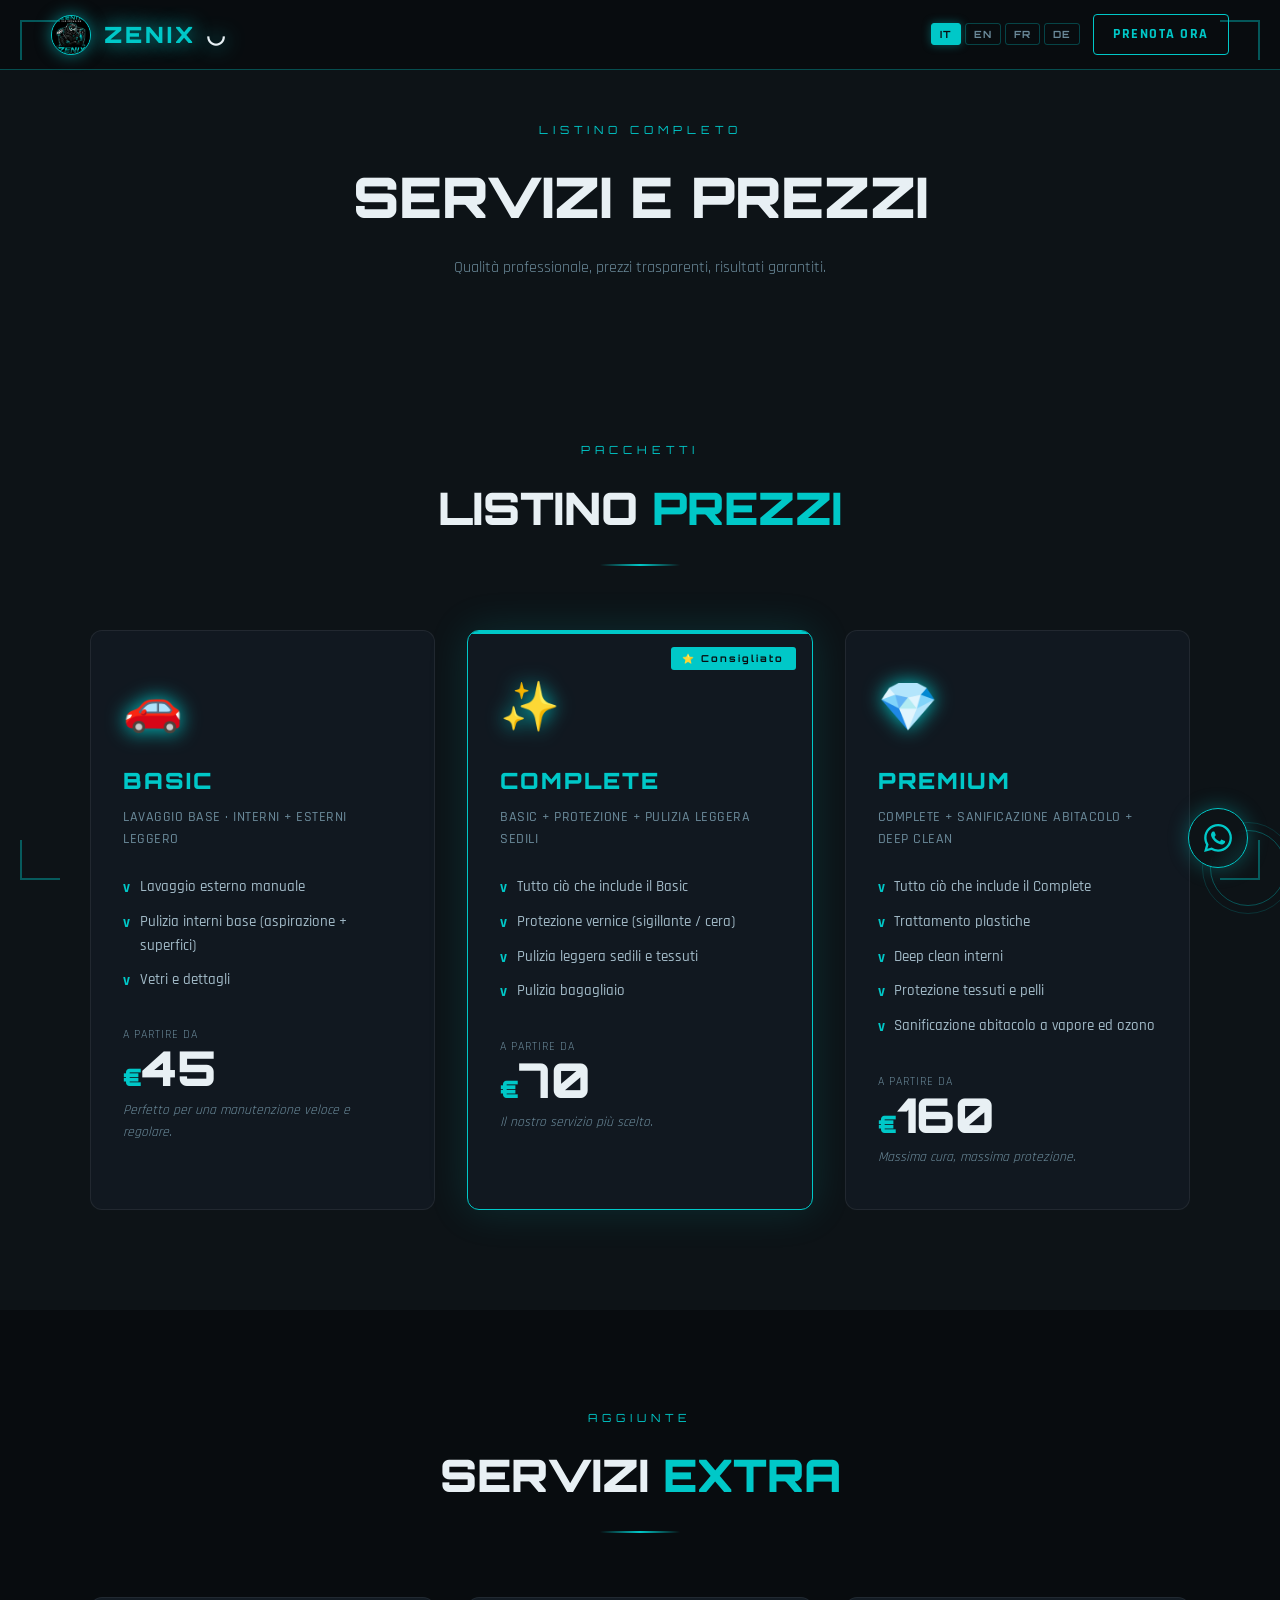
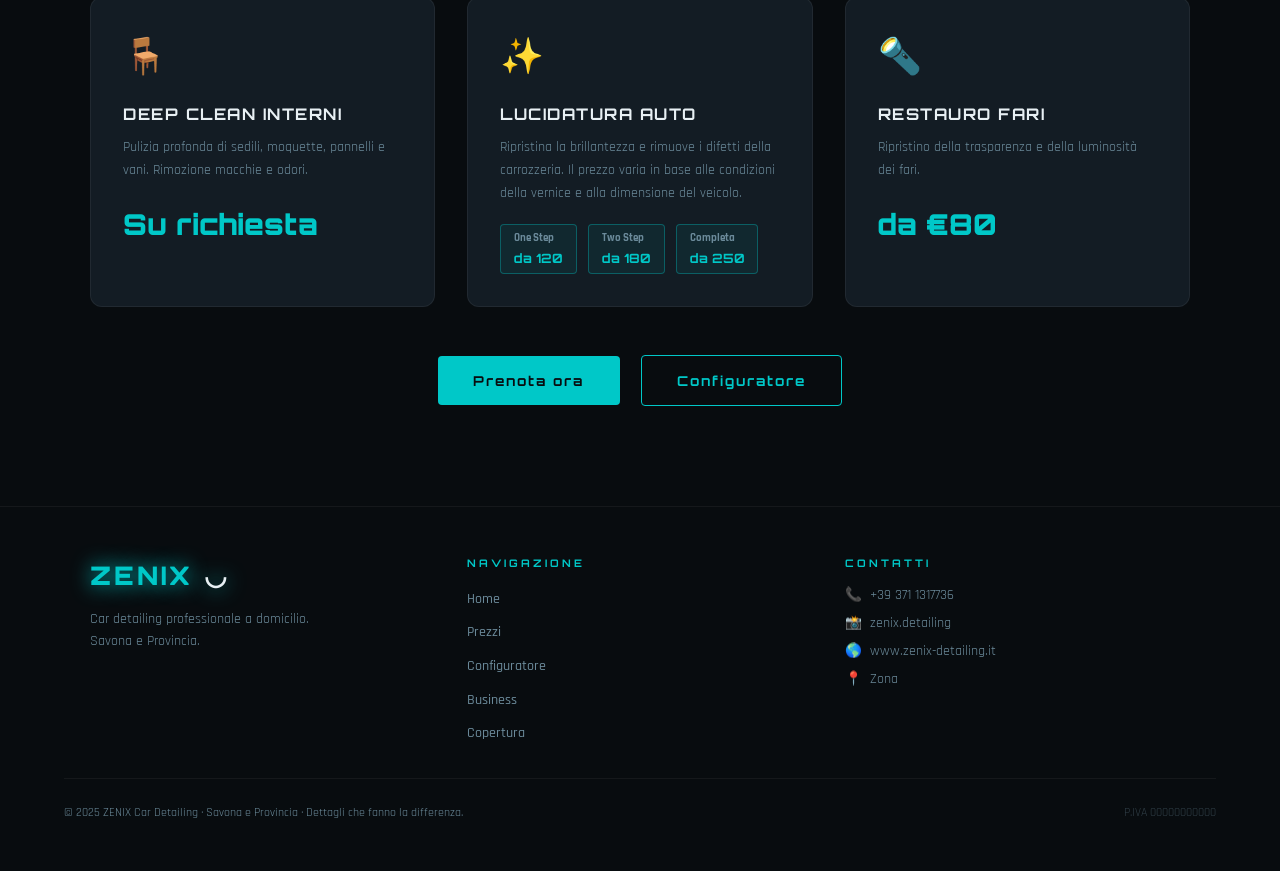
<file: services.html>
<!DOCTYPE html>
<html lang="it" id="html-root">
<head>
<meta charset="UTF-8">
<meta name="viewport" content="width=device-width, initial-scale=1.0">
<meta name="description" content="Pacchetti Basic Complete Premium di car detailing a domicilio. Lucidatura, deep clean, restauro fari.">
<title>Servizi Car Detailing &ndash; Zenix Savona</title>

<link rel="preconnect" href="https://fonts.googleapis.com">
<link rel="preconnect" href="https://fonts.gstatic.com" crossorigin>
<link href="https://fonts.googleapis.com/css2?family=Orbitron:wght@400;700;900&family=Rajdhani:wght@400;500;600;700&display=swap" rel="stylesheet">

<link rel="stylesheet" href="style.css">
</head>
<body>

<canvas id="particles"></canvas>

<!-- Mobile menu -->
<div class="mob-menu" id="mob-menu" role="dialog" aria-modal="true">
  <div class="mob-menu-grid"></div>
  <div class="mob-scanline"></div>
  <div class="mob-menu-corner tl"></div><div class="mob-menu-corner tr"></div>
  <div class="mob-menu-corner bl"></div><div class="mob-menu-corner br"></div>
  <ul class="mob-nav">
    <li><a href="index.html" class="" onclick="navTo(event,'index.html',closeMobMenu)"><span class="mn-icon">&#127968;</span><span data-i18n="nav_home">Home</span></a></li>
    <li><a href="services.html" class="active-page" onclick="navTo(event,'services.html',closeMobMenu)"><span class="mn-icon">&#128663;</span><span data-i18n="nav_prezzi">Servizi</span></a></li>
    <li><a href="configurator.html" class="" onclick="navTo(event,'configurator.html',closeMobMenu)"><span class="mn-icon">&#129714;</span><span data-i18n="nav_cfg">Configuratore</span></a></li>
    <li><a href="business.html" class="" onclick="navTo(event,'business.html',closeMobMenu)"><span class="mn-icon">&#127976;</span><span data-i18n="nav_biz">Business</span></a></li>
    <li><a href="coverage.html" class="" onclick="navTo(event,'coverage.html',closeMobMenu)"><span class="mn-icon">&#128225;</span><span data-i18n="nav_cov">Copertura</span></a></li>    <li><a href="index.html#prenota" onclick="closeMobMenu()"><span class="mn-icon">&#128197;</span><span data-i18n="nav_prenota">Prenota</span></a></li>
  </ul>
</div>

<!-- WhatsApp float -->
<div class="wa-float" id="wa-float">
  <div class="wa-card" id="wa-card">
    <div class="wa-card-title" data-i18n="wa_title">&#128172; Richiedi Preventivo</div>
    <div class="wa-card-item"><span class="icon">&#9889;</span> <span data-i18n="wa_item1">Risposta entro pochi minuti</span></div>
    <div class="wa-card-item"><span class="icon">&#128205;</span> <span data-i18n="wa_item2">Servizio a domicilio</span></div>
    <div class="wa-card-item"><span class="icon">&#128737;</span> <span data-i18n="wa_item3">Professionisti certificati</span></div>
    <button class="wa-card-cta" onclick="openWhatsApp()" data-i18n="wa_cta">APRI WHATSAPP</button>
  </div>
  <div class="wa-ring wa-ring-1"></div>
  <div class="wa-ring wa-ring-2"></div>
  <div class="wa-btn" id="wa-btn" onclick="openWhatsApp()" title="WhatsApp">
    <svg viewBox="0 0 24 24"><path d="M17.472 14.382c-.297-.149-1.758-.867-2.03-.967-.273-.099-.471-.148-.67.15-.197.297-.767.966-.94 1.164-.173.199-.347.223-.644.075-.297-.15-1.255-.463-2.39-1.475-.883-.788-1.48-1.761-1.653-2.059-.173-.297-.018-.458.13-.606.134-.133.298-.347.446-.52.149-.174.198-.298.298-.497.099-.198.05-.371-.025-.52-.075-.149-.669-1.612-.916-2.207-.242-.579-.487-.5-.669-.51-.173-.008-.371-.01-.57-.01-.198 0-.52.074-.792.372-.272.297-1.04 1.016-1.04 2.479 0 1.462 1.065 2.875 1.213 3.074.149.198 2.096 3.2 5.077 4.487.709.306 1.262.489 1.694.625.712.227 1.36.195 1.871.118.571-.085 1.758-.719 2.006-1.413.248-.694.248-1.289.173-1.413-.074-.124-.272-.198-.57-.347m-5.421 7.403h-.004a9.87 9.87 0 01-5.031-1.378l-.361-.214-3.741.982.998-3.648-.235-.374a9.86 9.86 0 01-1.51-5.26c.001-5.45 4.436-9.884 9.888-9.884 2.64 0 5.122 1.03 6.988 2.898a9.825 9.825 0 012.893 6.994c-.003 5.45-4.437 9.884-9.885 9.884m8.413-18.297A11.815 11.815 0 0012.05 0C5.495 0 .16 5.335.157 11.892c0 2.096.547 4.142 1.588 5.945L.057 24l6.305-1.654a11.882 11.882 0 005.683 1.448h.005c6.554 0 11.89-5.335 11.893-11.893a11.821 11.821 0 00-3.48-8.413Z"/></svg>
  </div>
</div>

<!-- Page transition -->
<div class="page-transition" id="page-transition"></div>

<!-- Admin secret modal -->
<div class="admin-modal-overlay" id="admin-modal">
  <div class="admin-modal-wrap"><div class="admin-modal">
    <button class="admin-modal-close" onclick="closeAdminModal()">&#x2715;</button>
    <h3 data-i18n="admin_modal_title">Area Riservata</h3>
    <p data-i18n="admin_modal_desc">Inserisci la password per accedere.</p>
    <input type="password" id="admin-pwd-input" data-i18n-ph="admin_modal_pwd" placeholder="Password"
      onkeydown="if(event.key==='Enter')checkAdminPwd()">
    <div class="admin-modal-btns">
      <button class="btn-primary" onclick="checkAdminPwd()" data-i18n="admin_modal_btn">ACCEDI</button>
      <button class="btn-outline" onclick="closeAdminModal()" data-i18n="admin_modal_cancel">Annulla</button>
    </div>
  </div></div>
</div>

<!-- Nav -->
<nav id="navbar">
  <div style="display:flex;align-items:center;gap:.5rem;flex-shrink:0">
    <img src="[data-uri]" class="nav-mascot" alt="Zenix">
    <a href="index.html" class="nav-logo" onclick="navTo(event,'index.html')">ZENIX<span> &#9697;</span></a>
  </div>
  <div class="nav-right">
    <div class="lang-selector">
      <button class="lang-btn" onclick="setLang('it')" id="lang-it">IT</button>
      <button class="lang-btn" onclick="setLang('en')" id="lang-en">EN</button>
      <button class="lang-btn" onclick="setLang('fr')" id="lang-fr">FR</button>
      <button class="lang-btn" onclick="setLang('de')" id="lang-de">DE</button>
    </div>
    <button class="hamburger" id="hamburger-btn" aria-label="Menu" onclick="toggleMobMenu()">
      <span></span><span></span><span></span>
    </button>
    <a href="index.html#prenota" class="nav-cta" id="nav-book-btn" data-i18n="nav_book_btn">Prenota</a>
  </div>
</nav>
<section class="page-hero"><div>
  <p class="section-eyebrow" data-i18n="svc_hero_eyebrow">Listino Completo</p>
  <h1 class="page-hero-title" data-i18n="svc_hero_title">SERVIZI <span>&amp; PREZZI</span></h1>
  <p class="page-hero-sub" data-i18n="svc_hero_sub">Qualita professionale, prezzi trasparenti, risultati garantiti.</p>
</div></section>
<section style="background:var(--dark);position:relative;z-index:1;padding:100px 5%">
  <div class="section-header reveal"><p class="section-eyebrow" data-i18n="sec_packages">Pacchetti</p>
    <h2 class="section-title" data-i18n="sec_listino">LISTINO <span>PREZZI</span></h2><div class="section-line"></div></div>
  <div class="packages-grid">
    <div class="pkg-card reveal"><span class="pkg-icon">🚗</span>
      <div class="pkg-name" data-i18n="pkg_name_basic">BASIC</div>
      <div class="pkg-desc" data-i18n="pkg_desc_basic">Lavaggio base</div>
      <ul class="pkg-features">
        <li data-i18n="pkg_feat_basic_1">Lavaggio esterno manuale</li>
        <li data-i18n="pkg_feat_basic_2">Pulizia interni base</li>
        <li data-i18n="pkg_feat_basic_3">Vetri e dettagli</li>
      </ul>
      <div class="pkg-from" data-i18n="pkg_from">A partire da</div>
      <div class="pkg-price"><span>€</span>45</div>
      <div class="pkg-tagline" data-i18n="pkg_tagline_basic">Manutenzione veloce e regolare.</div>
    </div>
    <div class="pkg-card featured reveal"><span class="feat-badge" data-i18n="pkg_badge_featured">Consigliato</span>
      <span class="pkg-icon">✨</span>
      <div class="pkg-name" data-i18n="pkg_name_complete">COMPLETE</div>
      <div class="pkg-desc" data-i18n="pkg_desc_complete">Basic + Protezione + Sedili</div>
      <ul class="pkg-features">
        <li data-i18n="pkg_feat_complete_1">Tutto il Basic</li>
        <li data-i18n="pkg_feat_complete_2">Protezione vernice</li>
        <li data-i18n="pkg_feat_complete_3">Pulizia sedili leggera</li>
        <li data-i18n="pkg_feat_complete_4">Pulizia bagagliaio</li>
      </ul>
      <div class="pkg-from" data-i18n="pkg_from">A partire da</div>
      <div class="pkg-price"><span>€</span>70</div>
      <div class="pkg-tagline" data-i18n="pkg_tagline_complete">Il piu scelto.</div>
    </div>
    <div class="pkg-card reveal"><span class="pkg-icon">💎</span>
      <div class="pkg-name" data-i18n="pkg_name_premium">PREMIUM</div>
      <div class="pkg-desc" data-i18n="pkg_desc_premium">Complete + Deep clean + Ozono</div>
      <ul class="pkg-features">
        <li data-i18n="pkg_feat_premium_1">Tutto il Complete</li>
        <li data-i18n="pkg_feat_premium_2">Trattamento plastiche</li>
        <li data-i18n="pkg_feat_premium_3">Deep clean interni</li>
        <li data-i18n="pkg_feat_premium_4">Protezione tessuti e pelli</li>
        <li data-i18n="pkg_feat_premium_5">Sanificazione ozono</li>
      </ul>
      <div class="pkg-from" data-i18n="pkg_from">A partire da</div>
      <div class="pkg-price"><span>€</span>160</div>
      <div class="pkg-tagline" data-i18n="pkg_tagline_premium">Massima cura, massima protezione.</div>
    </div>
  </div>
</section>
<section style="background:var(--black);position:relative;z-index:1;padding:100px 5%">
  <div class="section-header reveal"><p class="section-eyebrow" data-i18n="sec_extras">Aggiunte</p>
    <h2 class="section-title" data-i18n="sec_extra_title">SERVIZI <span>EXTRA</span></h2><div class="section-line"></div></div>
  <div class="extras-grid">
    <div class="extra-card reveal"><span class="extra-icon">🪑</span>
      <div class="extra-name" data-i18n="extra_card_name_deep">DEEP CLEAN INTERNI</div>
      <div class="extra-desc" data-i18n="extra_card_desc_deep">Pulizia profonda sedili, moquette, pannelli. Rimozione macchie e odori.</div>
      <div class="extra-price-single" data-i18n="extra_card_price_deep">Su richiesta</div>
    </div>
    <div class="extra-card reveal"><span class="extra-icon">✨</span>
      <div class="extra-name" data-i18n="extra_card_name_luc">LUCIDATURA AUTO</div>
      <div class="extra-desc" data-i18n="extra_card_desc_luc">Ripristina brillantezza e rimuove difetti carrozzeria.</div>
      <div class="extra-tiers">
        <div class="tier-pill"><span class="tier-label" data-i18n="extra_tier_one">One Step</span>da 120</div>
        <div class="tier-pill"><span class="tier-label" data-i18n="extra_tier_two">Two Step</span>da 180</div>
        <div class="tier-pill"><span class="tier-label" data-i18n="extra_tier_full">Completa</span>da 250</div>
      </div>
    </div>
    <div class="extra-card reveal"><span class="extra-icon">🔦</span>
      <div class="extra-name" data-i18n="extra_card_name_fari">RESTAURO FARI</div>
      <div class="extra-desc" data-i18n="extra_card_desc_fari">Ripristino trasparenza e luminosita dei fari.</div>
      <div class="extra-price-single" style="color:var(--teal)" data-i18n="extra_card_price_fari">da 80</div>
    </div>
  </div>
  <div style="text-align:center;margin-top:3rem">
    <a href="index.html#prenota" class="btn-primary" onclick="navTo(event,'index.html')" data-i18n="nav_book_btn">Prenota Ora</a>
    <a href="configurator.html" class="btn-outline" onclick="navTo(event,'configurator.html')" style="margin-left:1rem" data-i18n="nav_cfg">Configuratore</a>
  </div>
</section>

<footer>
  <div class="footer-inner">
    <div class="footer-brand">
      <a href="index.html" class="nav-logo" id="footer-logo-trigger">ZENIX <span>&#9697;</span></a>
      <p data-i18n="footer_brand_desc">Car detailing professionale a domicilio. Savona e Provincia.</p>
    </div>
    <div class="footer-nav">
      <h4 data-i18n="footer_nav_title">Navigazione</h4>
      <ul>
        <li><a href="index.html"><span data-i18n="nav_home">Home</span></a></li>
        <li><a href="services.html"><span data-i18n="nav_prezzi">Servizi</span></a></li>
        <li><a href="configurator.html"><span data-i18n="nav_cfg">Configuratore</span></a></li>
        <li><a href="business.html"><span data-i18n="nav_biz">Business</span></a></li>
        <li><a href="coverage.html"><span data-i18n="nav_cov">Copertura</span></a></li>      </ul>
    </div>
    <div class="footer-contact">
      <h4 data-i18n="footer_contact_title">Contatti</h4>
      <div class="footer-contact-item">&#128222; <a href="tel:+393711317736">+39 371 1317736</a></div>
      <div class="footer-contact-item">&#128248; <a href="#">zenix.detailing</a></div>
      <div class="footer-contact-item">&#127758; <a href="#">www.zenix-detailing.it</a></div>
      <div class="footer-contact-item">&#128205; <span data-i18n="contact_zona">Savona e Provincia</span></div>
    </div>
  </div>
  <div class="footer-bottom">
    <p class="footer-copy" data-i18n="footer_text">&#169; 2026 <span>ZENIX Car Detailing</span> &middot; Savona e Provincia &middot; Dettagli che fanno la differenza.</p>
    <p style="font-size:.72rem;color:rgba(107,138,154,0.4)">P.IVA 00000000000</p>
  </div>
</footer>
<script src="app.js" defer></script>
<script>
document.addEventListener('DOMContentLoaded', function() {
  zenixInit();
});
</script>
</body>
</html>
</file>
<file: style.css>
/* ============================================================
   ZENIX CAR DETAILING — style.css
   Foglio di stile unico per l'intero sito.

   INDICE SEZIONI:
   1. VARIABILI       — palette colori, custom properties
   2. BASE            — reset, body, elementi globali
   3. LAYOUT          — navbar, sezioni, footer, struttura pagina
   4. COMPONENTI      — bottoni, card, form, badge, WhatsApp, menu mobile
   5. ANIMAZIONI      — keyframes e transizioni
   6. HOME            — stili specifici Home (hero, perché-sceglierci, preview)
   7. CONFIGURATORE   — stili specifici del configuratore preventivo
   8. BUSINESS        — stili specifici business partnership
   9. COPERTURA       — stili specifici radar copertura
   10. ADMIN          — stili specifici pannello amministrativo
   11. RESPONSIVE     — media query (sempre per ultimo per la cascata)
   ============================================================ */


/* ============================================================
   SEZIONE 1. VARIABILI
   ============================================================ */
/**
 * variables.css — Design tokens Zenix Car Detailing
 * Palette cyber-luxury: nero profondo + accenti teal/cyan
 */

:root {
  /* ── Colori base ── */
  --black:       #080c0f;
  --dark:        #0d1317;
  --card:        #111820;
  --card2:       #131c24;

  /* ── Teal accent ── */
  --teal:        #00c8c8;
  --teal-dim:    #009999;
  --teal-glow:   rgba(0, 200, 200, 0.18);
  --teal-border: rgba(0, 200, 200, 0.35);

  /* ── Testo ── */
  --white:  #e8f0f4;
  --muted:  #6b8a9a;
  --accent: #00e5ff;
  --gold:   #ffc857;
}


/* ============================================================
   SEZIONE 2. BASE
   ============================================================ */
/**
 * base.css — Reset, body, tipografia base
 */

*, *::before, *::after {
  box-sizing: border-box;
  margin: 0;
  padding: 0;
}

html { scroll-behavior: smooth; }

body {
  background: var(--black);
  color: var(--white);
  font-family: 'Rajdhani', sans-serif;
  font-size: 17px;
  line-height: 1.6;
  overflow-x: hidden;
}

/* Canvas particelle */
#particles {
  position: fixed;
  inset: 0;
  z-index: 0;
  pointer-events: none;
}


/* ============================================================
   SEZIONE 3. LAYOUT
   ============================================================ */
/**
 * layout.css — Navbar, sezioni, footer, struttura pagina
 */

/* ── Navbar ──────────────────────────────────────────────────────────── */
nav {
  position: fixed; top: 0; left: 0; right: 0;
  z-index: 100;
  display: flex; align-items: center; justify-content: space-between;
  padding: 0 4%;
  height: 70px;
  background: rgba(8, 12, 15, 0.88);
  backdrop-filter: blur(14px);
  border-bottom: 1px solid var(--teal-border);
  transition: background .3s;
  box-sizing: border-box;
  gap: .5rem;
}
nav.scrolled { background: rgba(8, 12, 15, 0.98); }

.nav-logo {
  font-family: 'Orbitron', monospace;
  font-size: 1.4rem; font-weight: 900;
  color: var(--teal); letter-spacing: 3px;
  text-shadow: 0 0 20px var(--teal);
  text-decoration: none; flex-shrink: 0;
}
.nav-logo span { color: var(--white); }

.nav-mascot {
  width: 40px; height: 40px;
  border-radius: 50%;
  border: 1.5px solid var(--teal);
  object-fit: cover;
  filter: drop-shadow(0 0 8px rgba(0, 200, 200, 0.6));
  margin-right: .3rem;
}

.nav-right {
  display: flex; align-items: center;
  gap: .4rem; flex-shrink: 0;
}

.lang-selector {
  display: flex; align-items: center;
  gap: .25rem; margin-right: .4rem; flex-shrink: 0;
}
.lang-btn {
  background: transparent;
  border: 1px solid rgba(0, 200, 200, 0.3);
  color: var(--muted);
  font-family: 'Orbitron', monospace;
  font-size: .62rem; font-weight: 700;
  letter-spacing: 1px; padding: .25rem .5rem;
  border-radius: 3px; cursor: pointer;
  transition: all .2s; text-transform: uppercase;
}
.lang-btn:hover, .lang-btn.active {
  background: var(--teal); color: var(--black);
  border-color: var(--teal);
  box-shadow: 0 0 10px rgba(0, 200, 200, 0.4);
}

.nav-cta {
  background: transparent;
  border: 1.5px solid var(--teal);
  color: var(--teal);
  padding: .5rem 1.2rem; border-radius: 4px;
  font-family: 'Rajdhani', sans-serif;
  font-weight: 700; font-size: .9rem;
  letter-spacing: 1.5px; text-transform: uppercase;
  cursor: pointer; transition: all .25s;
  text-decoration: none; display: inline-block;
  white-space: nowrap;
}
.nav-cta:hover {
  background: var(--teal); color: var(--black);
  box-shadow: 0 0 24px var(--teal);
}

/* ── Sezioni ──────────────────────────────────────────────────────────── */
section {
  position: relative; z-index: 1;
  padding: 100px 5%;
}

.section-header { text-align: center; margin-bottom: 4rem; }

.section-eyebrow {
  font-family: 'Orbitron', monospace;
  font-size: .7rem; letter-spacing: 5px;
  color: var(--teal); text-transform: uppercase;
  margin-bottom: .8rem;
}

.section-title {
  font-family: 'Orbitron', monospace;
  font-size: clamp(1.8rem, 4vw, 2.8rem);
  font-weight: 900; color: var(--white);
}
.section-title span { color: var(--teal); }

.section-line {
  width: 80px; height: 2px;
  background: linear-gradient(90deg, transparent, var(--teal), transparent);
  margin: 1.2rem auto 0;
}

/* Page hero (pagine interne) */
.page-hero {
  min-height: 38vh;
  display: flex; align-items: center; justify-content: center;
  text-align: center; padding: 120px 5% 60px;
  background: var(--dark); position: relative; z-index: 1;
}
.page-hero-title {
  font-family: 'Orbitron', monospace;
  font-size: clamp(2rem, 5vw, 3.5rem);
  font-weight: 900; color: var(--white); margin-bottom: .8rem;
}
.page-hero-title span { color: var(--teal); }
.page-hero-sub {
  color: var(--muted); font-size: 1rem;
  max-width: 500px; margin: 0 auto;
}

/* ── Footer ───────────────────────────────────────────────────────────── */
footer {
  background: var(--black);
  border-top: 1px solid rgba(255, 255, 255, 0.05);
  padding: 3rem 5%; position: relative; z-index: 1;
}
.footer-inner {
  max-width: 1100px; margin: 0 auto;
  display: grid;
  grid-template-columns: repeat(auto-fit, minmax(200px, 1fr));
  gap: 2rem; margin-bottom: 2rem;
}
.footer-brand p {
  color: var(--muted); font-size: .85rem;
  line-height: 1.6; max-width: 260px;
}
.footer-nav h4, .footer-contact h4 {
  font-family: 'Orbitron', monospace;
  font-size: .65rem; font-weight: 700;
  letter-spacing: 3px; color: var(--teal);
  text-transform: uppercase; margin-bottom: .8rem;
}
.footer-nav ul { list-style: none; display: flex; flex-direction: column; gap: .4rem; }
.footer-nav ul a {
  color: var(--muted); text-decoration: none;
  font-size: .88rem; font-weight: 500; transition: color .2s;
}
.footer-nav ul a:hover { color: var(--teal); }
.footer-contact-item {
  display: flex; align-items: center; gap: .5rem;
  font-size: .85rem; color: var(--muted); margin-bottom: .4rem;
}
.footer-contact-item a {
  color: var(--muted); text-decoration: none; transition: color .2s;
}
.footer-contact-item a:hover { color: var(--teal); }
.footer-bottom {
  border-top: 1px solid rgba(255, 255, 255, 0.05);
  padding-top: 1.5rem;
  display: flex; justify-content: space-between;
  align-items: center; flex-wrap: wrap; gap: .5rem;
}
.footer-copy { font-size: .78rem; color: var(--muted); }
.footer-copy span { color: var(--teal); }


/* ============================================================
   SEZIONE 4. COMPONENTI
   ============================================================ */
/**
 * components.css — Componenti UI riutilizzabili
 */

/* ── Bottoni ─────────────────────────────────────────────────────────── */
.btn-primary {
  background: var(--teal); color: var(--black);
  border: none; padding: .85rem 2.2rem;
  border-radius: 4px; font-family: 'Orbitron', monospace;
  font-weight: 700; font-size: .85rem; letter-spacing: 2px;
  cursor: pointer; transition: all .25s;
  text-decoration: none; display: inline-block;
}
.btn-primary:hover { box-shadow: 0 0 30px var(--teal); transform: translateY(-2px); }

.btn-outline {
  background: transparent; color: var(--teal);
  border: 1.5px solid var(--teal); padding: .85rem 2.2rem;
  border-radius: 4px; font-family: 'Orbitron', monospace;
  font-weight: 700; font-size: .85rem; letter-spacing: 2px;
  cursor: pointer; transition: all .25s;
  text-decoration: none; display: inline-block;
}
.btn-outline:hover { background: rgba(0, 200, 200, 0.1); transform: translateY(-2px); }

/* ── Card base ───────────────────────────────────────────────────────── */
.reveal {
  opacity: 0; transform: translateY(40px);
  transition: opacity .7s ease, transform .7s ease;
}
.reveal.visible { opacity: 1; transform: none; }

/* ── Badge ───────────────────────────────────────────────────────────── */
.badge {
  display: flex; align-items: center; gap: .5rem;
  background: rgba(0, 200, 200, 0.06);
  border: 1px solid var(--teal-border);
  padding: .45rem 1rem; border-radius: 4px;
  font-size: .85rem; font-weight: 600;
  color: var(--teal); letter-spacing: 1px;
}

/* ── Pacchetti ───────────────────────────────────────────────────────── */
.packages-grid {
  display: grid;
  grid-template-columns: repeat(auto-fit, minmax(280px, 1fr));
  gap: 2rem; max-width: 1100px; margin: 0 auto;
}
.pkg-card {
  background: var(--card);
  border: 1px solid rgba(255, 255, 255, 0.07);
  border-radius: 12px; padding: 2.5rem 2rem;
  position: relative; overflow: hidden; transition: all .35s;
}
.pkg-card::before {
  content: ''; position: absolute; top: 0; left: 0; right: 0; height: 3px;
  background: var(--teal); opacity: 0; transition: opacity .3s;
}
.pkg-card:hover { transform: translateY(-6px); border-color: var(--teal-border); box-shadow: 0 20px 60px rgba(0,200,200,0.1); }
.pkg-card:hover::before, .pkg-card.featured::before { opacity: 1; }
.pkg-card.featured { border-color: var(--teal); box-shadow: 0 0 40px rgba(0,200,200,0.15); }
.pkg-icon { font-size: 3rem; margin-bottom: 1rem; display: block; filter: drop-shadow(0 0 10px var(--teal)); }
.pkg-name { font-family: 'Orbitron', monospace; font-size: 1.4rem; font-weight: 900; color: var(--teal); margin-bottom: .5rem; letter-spacing: 2px; }
.pkg-desc { font-size: .85rem; color: var(--muted); font-weight: 500; letter-spacing: .5px; margin-bottom: 1.5rem; text-transform: uppercase; }
.pkg-features { list-style: none; margin-bottom: 2rem; display: flex; flex-direction: column; gap: .6rem; }
.pkg-features li { display: flex; align-items: flex-start; gap: .6rem; font-size: .95rem; color: #a0b8c5; font-weight: 500; }
.pkg-features li::before { content: 'v'; color: var(--teal); font-weight: 700; flex-shrink: 0; margin-top: 1px; }
.pkg-from { font-size: .75rem; color: var(--muted); text-transform: uppercase; letter-spacing: 1px; }
.pkg-price { font-family: 'Orbitron', monospace; font-size: 3rem; font-weight: 900; color: var(--white); line-height: 1; }
.pkg-price span { font-size: 1.5rem; color: var(--teal); }
.pkg-tagline { font-size: .85rem; color: var(--muted); margin-top: .5rem; font-style: italic; }
.feat-badge {
  position: absolute; top: 1rem; right: 1rem;
  background: var(--teal); color: var(--black);
  font-family: 'Orbitron', monospace; font-size: .6rem;
  font-weight: 700; letter-spacing: 2px;
  padding: .25rem .7rem; border-radius: 3px;
}

/* ── Extra ───────────────────────────────────────────────────────────── */
.extras-grid {
  display: grid; grid-template-columns: repeat(auto-fit, minmax(300px, 1fr));
  gap: 2rem; max-width: 1100px; margin: 0 auto;
}
.extra-card {
  background: var(--card2); border: 1px solid rgba(255,255,255,0.06);
  border-radius: 12px; padding: 2rem; transition: all .3s;
}
.extra-card:hover { border-color: var(--teal-border); transform: translateY(-4px); }
.extra-icon { font-size: 2.2rem; margin-bottom: 1rem; display: block; }
.extra-name { font-family: 'Orbitron', monospace; font-size: 1rem; font-weight: 700; color: var(--white); letter-spacing: 1.5px; margin-bottom: .5rem; }
.extra-desc { font-size: .9rem; color: var(--muted); margin-bottom: 1.2rem; }
.extra-tiers { display: flex; gap: .7rem; flex-wrap: wrap; }
.tier-pill { background: rgba(0,200,200,0.07); border: 1px solid var(--teal-border); border-radius: 4px; padding: .3rem .8rem; font-size: .8rem; font-weight: 700; color: var(--teal); font-family: 'Orbitron', monospace; }
.tier-label { color: var(--muted); font-size: .7rem; display: block; font-family: 'Rajdhani', sans-serif; }
.extra-price-single { font-family: 'Orbitron', monospace; font-size: 1.8rem; font-weight: 900; color: var(--teal); }

/* ── Form prenotazione ───────────────────────────────────────────────── */
.booking-wrapper { max-width: 860px; margin: 0 auto; }
.booking-form {
  background: var(--card); border: 1px solid var(--teal-border);
  border-radius: 16px; padding: 3rem;
  box-shadow: 0 0 60px rgba(0,200,200,0.08);
}
.hotel-banner {
  background: linear-gradient(135deg, rgba(0,200,200,0.12), rgba(0,200,200,0.04));
  border: 1px solid var(--teal); border-radius: 10px;
  padding: 1.2rem 1.5rem; margin-bottom: 2rem;
  display: flex; align-items: center; gap: 1rem;
}
.hotel-banner-icon { font-size: 2rem; flex-shrink: 0; }
.hotel-banner-text strong { color: var(--teal); font-family: 'Orbitron', monospace; font-size: .85rem; }
.hotel-banner-text p { color: var(--muted); font-size: .85rem; margin-top: .2rem; }
.form-grid { display: grid; grid-template-columns: 1fr 1fr; gap: 1.2rem; }
.form-group { display: flex; flex-direction: column; gap: .4rem; }
.form-group.full { grid-column: 1 / -1; }
label { font-size: .8rem; font-weight: 700; color: var(--muted); text-transform: uppercase; letter-spacing: 1.5px; }
input, select, textarea {
  background: rgba(255,255,255,0.04);
  border: 1px solid rgba(255,255,255,0.1);
  border-radius: 6px; color: var(--white);
  font-family: 'Rajdhani', sans-serif;
  font-size: 1rem; font-weight: 500;
  padding: .75rem 1rem;
  transition: border-color .2s, box-shadow .2s;
  outline: none; width: 100%;
}
input:focus, select:focus, textarea:focus {
  border-color: var(--teal);
  box-shadow: 0 0 0 3px rgba(0,200,200,0.1);
}
select option { background: var(--dark); }
textarea { resize: vertical; min-height: 90px; }
.targa-row { position: relative; }
.targa-row input { padding-right: 110px; text-transform: uppercase; letter-spacing: 2px; font-family: 'Orbitron', monospace; font-size: .95rem; }
.discount-badge-input {
  position: absolute; right: .7rem; top: 50%;
  transform: translateY(-50%);
  background: var(--teal); color: var(--black);
  font-family: 'Orbitron', monospace;
  font-size: .65rem; font-weight: 900;
  padding: .25rem .6rem; border-radius: 3px;
  display: none;
}
.discount-msg { font-size: .82rem; color: var(--teal); font-weight: 600; margin-top: .3rem; display: none; }

/* Slot */
.slots-grid { display: flex; flex-wrap: wrap; gap: .5rem; }
.time-slot {
  background: rgba(0,200,200,0.05);
  border: 1px solid var(--teal-border);
  border-radius: 4px; padding: .4rem .9rem;
  font-family: 'Orbitron', monospace;
  font-size: .75rem; font-weight: 700;
  color: var(--teal); cursor: pointer;
  transition: all .2s; user-select: none;
}
.time-slot:hover { background: rgba(0,200,200,0.15); }
.time-slot.selected { background: var(--teal); color: var(--black); box-shadow: 0 0 14px rgba(0,200,200,0.4); }
.time-slot.booked { opacity: .35; cursor: not-allowed; border-style: dashed; background: rgba(100,100,100,0.08); color: var(--muted); }
.slots-placeholder { color: var(--muted); font-size: .9rem; font-style: italic; padding: .5rem 0; }
.no-slots-msg { color: #ff7070; font-size: .9rem; font-weight: 600; padding: .5rem 0; }

/* Riepilogo */
.booking-summary {
  background: rgba(0,200,200,0.04); border: 1px solid var(--teal-border);
  border-radius: 8px; padding: 1.2rem 1.5rem; margin-top: 1.5rem; display: none;
}
.booking-summary h4 { font-family: 'Orbitron', monospace; font-size: .8rem; color: var(--teal); letter-spacing: 2px; margin-bottom: .8rem; text-transform: uppercase; }
.summary-row { display: flex; justify-content: space-between; font-size: .9rem; font-weight: 600; color: #a0b8c5; padding: .25rem 0; border-bottom: 1px solid rgba(255,255,255,0.04); }
.summary-row:last-child { border: none; font-size: 1rem; color: var(--white); }
.summary-row .val { color: var(--teal); }
.summary-row.discount .val { color: var(--gold); }

/* Submit */
.submit-btn {
  width: 100%; margin-top: 1.5rem; padding: 1.1rem;
  background: var(--teal); color: var(--black);
  border: none; border-radius: 8px;
  font-family: 'Orbitron', monospace;
  font-weight: 900; font-size: .95rem; letter-spacing: 3px;
  cursor: pointer; transition: all .25s; text-transform: uppercase;
}
.submit-btn:hover { box-shadow: 0 0 40px var(--teal); transform: translateY(-2px); }
.submit-btn:disabled { opacity: .4; cursor: not-allowed; transform: none; box-shadow: none; }

/* Success overlay */
.success-overlay {
  display: none; position: fixed; inset: 0; z-index: 999;
  background: rgba(8,12,15,0.95);
  align-items: center; justify-content: center;
  flex-direction: column; text-align: center; padding: 2rem;
}
.success-overlay.show { display: flex; }

/* ── Modal admin segreto ─────────────────────────────────────────────── */
.admin-modal-overlay {
  display: none; position: fixed; inset: 0; z-index: 500;
  background: rgba(8,12,15,0.92); backdrop-filter: blur(10px);
  align-items: center; justify-content: center;
}
.admin-modal-overlay.show { display: flex; }
.admin-modal {
  background: var(--card); border: 1px solid var(--teal-border);
  border-radius: 16px; padding: 2.5rem; max-width: 380px; width: 90%;
  box-shadow: 0 0 60px rgba(0,200,200,0.15);
  animation: adminModalIn .3s ease;
}
.admin-modal h3 { font-family: 'Orbitron', monospace; font-size: .9rem; color: var(--teal); letter-spacing: 2px; margin-bottom: .4rem; }
.admin-modal p { color: var(--muted); font-size: .85rem; margin-bottom: 1.2rem; }
.admin-modal input { width: 100%; margin-bottom: 1rem; }
.admin-modal-btns { display: flex; gap: .6rem; }
.admin-modal-btns .btn-primary { flex: 1; text-align: center; }
.admin-modal-close { position: absolute; top: .8rem; right: .8rem; background: none; border: none; color: var(--muted); cursor: pointer; font-size: 1.2rem; }
.admin-modal-wrap { position: relative; }

/* ── WhatsApp ─────────────────────────────────────────────────────────── */
.wa-float { position: fixed; bottom: 2rem; right: 2rem; z-index: 500; pointer-events: none; }
.wa-btn {
  width: 60px; height: 60px; position: absolute; bottom: 0; right: 0;
  border-radius: 50%;
  background: linear-gradient(135deg, #0d1317 60%, rgba(0,200,200,0.18));
  border: 1.5px solid var(--teal);
  display: flex; align-items: center; justify-content: center;
  cursor: pointer; pointer-events: auto;
  box-shadow: 0 0 20px rgba(0,200,200,0.35);
  transition: transform .3s cubic-bezier(.34,1.56,.64,1), box-shadow .3s;
  overflow: hidden;
}
.wa-btn:hover { transform: scale(1.1) translateY(-2px); box-shadow: 0 0 36px rgba(0,200,200,0.65); }
.wa-btn svg { width: 28px; height: 28px; fill: var(--teal); transition: fill .3s, filter .3s; pointer-events: none; flex-shrink: 0; }
.wa-btn:hover svg { fill: #fff; filter: drop-shadow(0 0 5px var(--teal)); }
.wa-ring { position: absolute; border-radius: 50%; border: 1.5px solid rgba(0,200,200,0.35); pointer-events: none; top: 50%; left: 50%; transform: translate(-50%,-50%); }
.wa-ring-1 { width: 76px; height: 76px; animation: waPing 2s ease-out infinite; }
.wa-ring-2 { width: 92px; height: 92px; animation: waPing 2s ease-out infinite .6s; border-width: 1px; border-color: rgba(0,200,200,0.18); }
.wa-card {
  position: absolute; bottom: 70px; right: 0;
  background: rgba(13,19,23,0.97); border: 1px solid var(--teal-border);
  border-radius: 12px; padding: 1rem 1.2rem; width: 230px;
  box-shadow: 0 0 40px rgba(0,200,200,0.18);
  opacity: 0; pointer-events: none;
  transform: translateY(8px) scale(.95);
  transform-origin: bottom right;
  transition: opacity .3s, transform .35s cubic-bezier(.34,1.56,.64,1);
}
.wa-card.visible { opacity: 1; pointer-events: auto; transform: translateY(0) scale(1); }
.wa-card-title { font-family: 'Orbitron', monospace; font-size: .75rem; font-weight: 900; color: var(--teal); letter-spacing: 2px; margin-bottom: .6rem; display: flex; align-items: center; gap: .5rem; }
.wa-card-title::before { content: ''; display: inline-block; width: 8px; height: 8px; background: #25d366; border-radius: 50%; flex-shrink: 0; animation: waOnlinePulse 1.5s ease-in-out infinite; }
.wa-card-item { display: flex; align-items: center; gap: .5rem; font-size: .82rem; font-weight: 600; color: #a0b8c5; padding: .28rem 0; border-bottom: 1px solid rgba(255,255,255,0.05); pointer-events: none; }
.wa-card-item:last-child { border: none; }
.wa-card-item .icon { color: var(--teal); font-size: .95rem; }
.wa-card-cta { margin-top: .8rem; width: 100%; padding: .55rem; background: var(--teal); color: var(--black); border: none; border-radius: 6px; font-family: 'Orbitron', monospace; font-size: .65rem; font-weight: 900; letter-spacing: 1.5px; cursor: pointer; transition: box-shadow .2s; }
.wa-card-cta:hover { box-shadow: 0 0 18px var(--teal); }

/* ── Hamburger mobile ─────────────────────────────────────────────────── */
.hamburger { display: none; flex-direction: column; justify-content: center; gap: 5px; width: 36px; height: 36px; cursor: pointer; flex-shrink: 0; background: none; border: none; padding: 4px; }
.hamburger span { display: block; height: 2px; border-radius: 2px; background: var(--teal); transition: all .35s cubic-bezier(.77,0,.175,1); transform-origin: center; box-shadow: 0 0 6px rgba(0,200,200,0.5); }
.hamburger.open span:nth-child(1) { transform: translateY(7px) rotate(45deg); }
.hamburger.open span:nth-child(2) { opacity: 0; transform: scaleX(0); }
.hamburger.open span:nth-child(3) { transform: translateY(-7px) rotate(-45deg); }

/* Fullscreen menu */
.mob-menu { position: fixed; inset: 0; z-index: 200; display: flex; flex-direction: column; align-items: center; justify-content: center; background: rgba(8,12,15,0); backdrop-filter: blur(0px); pointer-events: none; transition: background .4s, backdrop-filter .4s; }
.mob-menu.active { background: rgba(8,12,15,0.97); backdrop-filter: blur(20px); pointer-events: auto; }
.mob-menu-grid { position: absolute; inset: 0; background-image: linear-gradient(rgba(0,200,200,0.03) 1px,transparent 1px), linear-gradient(90deg,rgba(0,200,200,0.03) 1px,transparent 1px); background-size: 40px 40px; opacity: 0; transition: opacity .4s ease .1s; }
.mob-menu.active .mob-menu-grid { opacity: 1; }
.mob-menu-corner { position: absolute; width: 40px; height: 40px; border-color: var(--teal); border-style: solid; opacity: .4; }
.mob-menu-corner.tl { top:20px; left:20px; border-width: 2px 0 0 2px; }
.mob-menu-corner.tr { top:20px; right:20px; border-width: 2px 2px 0 0; }
.mob-menu-corner.bl { bottom:20px; left:20px; border-width: 0 0 2px 2px; }
.mob-menu-corner.br { bottom:20px; right:20px; border-width: 0 2px 2px 0; }
.mob-nav { list-style: none; text-align: center; display: flex; flex-direction: column; gap: .3rem; position: relative; z-index: 2; }
.mob-nav li { opacity: 0; transform: translateY(30px); transition: opacity .4s, transform .4s; }
.mob-menu.active .mob-nav li:nth-child(1) { opacity:1;transform:none;transition-delay:.08s; }
.mob-menu.active .mob-nav li:nth-child(2) { opacity:1;transform:none;transition-delay:.13s; }
.mob-menu.active .mob-nav li:nth-child(3) { opacity:1;transform:none;transition-delay:.18s; }
.mob-menu.active .mob-nav li:nth-child(4) { opacity:1;transform:none;transition-delay:.23s; }
.mob-menu.active .mob-nav li:nth-child(5) { opacity:1;transform:none;transition-delay:.28s; }
.mob-menu.active .mob-nav li:nth-child(6) { opacity:1;transform:none;transition-delay:.33s; }
.mob-menu.active .mob-nav li:nth-child(7) { opacity:1;transform:none;transition-delay:.38s; }
.mob-menu.active .mob-nav li:nth-child(8) { opacity:1;transform:none;transition-delay:.43s; }
.mob-nav a { display: flex; align-items: center; justify-content: center; gap: .8rem; padding: .65rem 2rem; border-radius: 6px; text-decoration: none; font-family: 'Orbitron', monospace; font-weight: 700; font-size: .9rem; letter-spacing: 2px; text-transform: uppercase; color: rgba(255,255,255,0.6); transition: all .25s; border: 1px solid transparent; }
.mob-nav a:hover, .mob-nav a.active-page { color: var(--teal); border-color: var(--teal-border); background: rgba(0,200,200,0.06); }
.mob-nav a .mn-icon { font-size: 1.1rem; width: 24px; text-align: center; }
.mob-scanline { position: absolute; left: 0; right: 0; height: 2px; background: linear-gradient(90deg,transparent,var(--teal),transparent); opacity: 0; animation: scanline 4s linear infinite; pointer-events: none; }

/* Page transition */
.page-transition { position: fixed; inset: 0; z-index: 999; background: var(--black); pointer-events: none; opacity: 0; transition: opacity .3s; }
.page-transition.fade-out { opacity: 1; }


/* ============================================================
   SEZIONE 5. ANIMAZIONI
   ============================================================ */
/**
 * animations.css — Tutte le animazioni e keyframes Zenix
 */

/* ── Animazioni globali ──────────────────────────────────────────────── */
@keyframes fadeUp {
  from { opacity: 0; transform: translateY(30px); }
  to   { opacity: 1; transform: translateY(0); }
}

@keyframes bounceIn {
  0%   { transform: scale(0); }
  70%  { transform: scale(1.2); }
  100% { transform: scale(1); }
}

@keyframes gridPulse {
  0%, 100% { opacity: .4; }
  50%       { opacity: 1; }
}

@keyframes glowPulse {
  0%, 100% { opacity: .5; transform: translate(-50%, -50%) scale(1); }
  50%       { opacity: 1;  transform: translate(-50%, -50%) scale(1.1); }
}

@keyframes mascotFloat {
  0%, 100% { transform: translateY(0); }
  50%       { transform: translateY(-18px); }
}
@keyframes mascotEntry {
  from { opacity: 0; transform: translateX(60px); }
  to   { opacity: 1; transform: translateX(0); }
}

/* ── WhatsApp ────────────────────────────────────────────────────────── */
@keyframes waPing {
  0%   { transform: translate(-50%, -50%) scale(1);    opacity: .8; }
  100% { transform: translate(-50%, -50%) scale(1.55); opacity: 0;  }
}
@keyframes waOnlinePulse {
  0%, 100% { box-shadow: 0 0 4px #25d366; }
  50%       { box-shadow: 0 0 12px #25d366; }
}

/* ── Admin modal ─────────────────────────────────────────────────────── */
@keyframes adminModalIn {
  from { opacity: 0; transform: scale(.9) translateY(-20px); }
  to   { opacity: 1; transform: none; }
}

/* ── Menu mobile scan-line ───────────────────────────────────────────── */
@keyframes scanline {
  0%   { top: -2px;   opacity: 0; }
  5%   {              opacity: .6; }
  95%  {              opacity: .6; }
  100% { top: 100%;  opacity: 0; }
}

/* ── Elite club tier badges ──────────────────────────────────────────── */
@keyframes badgeFloat {
  0%, 100% { transform: translateY(0); }
  50%       { transform: translateY(-5px); }
}

/* ── Radar HQ pulse ──────────────────────────────────────────────────── */
@keyframes dotPulse {
  0%, 100% { box-shadow: 0 0 8px var(--teal),  0 0 16px rgba(0,200,200,0.3); }
  50%       { box-shadow: 0 0 20px var(--teal), 0 0 40px rgba(0,200,200,0.6); }
}
@keyframes hqPulse {
  0%, 100% { transform: scale(1); }
  50%       { transform: scale(1.2); }
}

/* ── Hero entry animations ───────────────────────────────────────────── */
.hero-eyebrow {font-family:'Orbitron',monospace;font-size:.75rem;letter-spacing:6px;
    color:var(--teal);text-transform:uppercase;margin-bottom:1.5rem;
    opacity:0;animation:fadeUp .8s .2s forwards}
.hero-title {font-family:'Orbitron',monospace;font-size:clamp(3rem,8vw,6rem);
    font-weight:900;line-height:1;letter-spacing:-1px;color:var(--white);
    text-shadow:0 0 40px rgba(0,200,200,0.3);opacity:0;animation:fadeUp .8s .4s forwards}
.hero-sub {font-size:1.2rem;color:var(--muted);margin:1.5rem 0 2.5rem;font-weight:500;
    letter-spacing:1px;opacity:0;animation:fadeUp .8s .6s forwards}
.hero-badges{display:flex;gap:1.5rem;justify-content:center;flex-wrap:wrap;
    margin-bottom:2.5rem;opacity:0;animation:fadeUp .8s .7s forwards}
.hero-btns {display:flex;gap:1rem;justify-content:center;flex-wrap:wrap;
    opacity:0;animation:fadeUp .8s .8s forwards}

.mascot-hero {
  opacity: 0;
  animation:
    mascotFloat 5s ease-in-out infinite,
    mascotEntry 1s 1s forwards;
}


/* ============================================================
   SEZIONE 6. HOME
   ============================================================ */
#hero{min-height:100vh;display:flex;align-items:center;justify-content:center;
    text-align:center;padding:120px 5% 80px;overflow:hidden;position:relative;z-index:1}

.hero-grid-bg{position:absolute;inset:0;background-image:
    linear-gradient(rgba(0,200,200,0.04) 1px,transparent 1px),
    linear-gradient(90deg,rgba(0,200,200,0.04) 1px,transparent 1px);
    background-size:60px 60px;animation:gridPulse 8s ease-in-out infinite}

.hero-glow{position:absolute;width:600px;height:600px;border-radius:50%;
    background:radial-gradient(circle,rgba(0,200,200,0.12) 0%,transparent 70%);
    top:50%;left:50%;transform:translate(-50%,-50%);
    animation:glowPulse 4s ease-in-out infinite;pointer-events:none}

.hero-content{position:relative;z-index:2;max-width:800px}

.hero-title .teal{color:var(--teal)}

.why-grid{display:grid;grid-template-columns:repeat(auto-fit,minmax(220px,1fr));
    gap:1.5rem;max-width:1000px;margin:0 auto}

.why-card{background:var(--card);border:1px solid rgba(255,255,255,0.06);border-radius:12px;
    padding:2rem;transition:all .3s}

.why-card:hover{border-color:var(--teal-border);transform:translateY(-4px)}

.why-icon{font-size:2.2rem;margin-bottom:1rem;display:block}

.why-title{font-family:'Orbitron',monospace;font-size:.85rem;font-weight:700;
    color:var(--teal);letter-spacing:1.5px;margin-bottom:.5rem}

.why-desc{font-size:.9rem;color:var(--muted);line-height:1.6}

.preview-grid{display:grid;grid-template-columns:repeat(auto-fit,minmax(240px,1fr));
    gap:1.5rem;max-width:960px;margin:0 auto 2.5rem}

.preview-card{background:var(--card);border:1px solid rgba(255,255,255,0.07);
    border-radius:12px;padding:2rem;text-align:center;transition:all .3s}

.preview-card:hover{border-color:var(--teal-border);transform:translateY(-4px)}

.preview-card.featured{border-color:var(--teal);box-shadow:0 0 30px rgba(0,200,200,0.12)}

.preview-card .pkg-name{font-family:'Orbitron',monospace;font-size:1.1rem;
    font-weight:900;color:var(--teal);letter-spacing:2px;margin-bottom:.4rem}

.preview-card .pkg-price{font-family:'Orbitron',monospace;font-size:2rem;font-weight:900;color:var(--white)}

.preview-card .pkg-price span{font-size:1.2rem;color:var(--teal)}

.preview-card .pkg-from{font-size:.72rem;color:var(--muted);text-transform:uppercase;
    letter-spacing:1px;margin-bottom:.3rem}

.preview-card .pkg-tag{font-size:.8rem;color:var(--muted);margin-top:.6rem}

.biz-preview-inner{display:grid;grid-template-columns:1fr 1fr;gap:3rem;
    align-items:center;max-width:1000px;margin:0 auto}

.biz-preview-text h2{font-family:'Orbitron',monospace;font-size:clamp(1.4rem,3vw,2rem);
    font-weight:900;color:var(--white);margin-bottom:1rem}

.biz-preview-text h2 span{color:var(--teal)}

.biz-preview-text p{color:var(--muted);margin-bottom:1.5rem;font-size:.95rem;line-height:1.7}

.biz-preview-tags{display:flex;flex-wrap:wrap;gap:.5rem;margin-bottom:1.5rem}

.biz-tag{background:rgba(0,200,200,0.08);border:1px solid var(--teal-border);border-radius:4px;
    padding:.3rem .7rem;font-size:.75rem;font-weight:700;color:var(--teal);
    font-family:'Orbitron',monospace;letter-spacing:1px}

.biz-preview-cards{display:flex;flex-direction:column;gap:1rem}

.biz-mini-card{background:var(--card);border:1px solid rgba(255,255,255,0.07);border-radius:10px;
    padding:1.2rem 1.5rem;display:flex;align-items:center;gap:1rem;transition:all .25s}

.biz-mini-card:hover{border-color:var(--teal-border);transform:translateX(4px)}

.biz-mini-title{font-family:'Orbitron',monospace;font-size:.75rem;font-weight:700;color:var(--white)}

.biz-mini-sub{font-size:.78rem;color:var(--muted);margin-top:.2rem}

.cfg-preview-box{max-width:680px;margin:0 auto;background:var(--card);
    border:1px solid var(--teal-border);border-radius:16px;padding:3rem;
    text-align:center;position:relative;overflow:hidden}

.cfg-preview-box::before{content:'';position:absolute;top:0;left:0;right:0;height:3px;
    background:linear-gradient(90deg,transparent,var(--teal),transparent)}

.cfg-preview-box h3{font-family:'Orbitron',monospace;font-size:1.2rem;
    font-weight:900;color:var(--white);letter-spacing:2px;margin-bottom:.8rem}

.cfg-preview-box p{color:var(--muted);font-size:.95rem;max-width:400px;margin:0 auto 2rem}

/* ============================================================
   SEZIONE 7. CONFIGURATORE
   ============================================================ */
*,*::before,*::after{box-sizing:border-box;margin:0;padding:0}

.footer-brand .nav-logo{display:block;margin-bottom:.8rem;font-size:1.6rem}

.footer-nav h4,.footer-contact h4{font-family:'Orbitron',monospace;font-size:.65rem;font-weight:700;letter-spacing:3px;color:var(--teal);text-transform:uppercase;margin-bottom:.8rem}

#footer-logo-trigger{cursor:default;user-select:none}

@media(max-width:900px){.hamburger{display:flex}}

@media(max-width:768px){

    nav{padding:0 3%;height:56px;min-height:56px}

    section{padding:80px 4%}
}

@media(max-width:400px){

    nav{padding:0 2%;height:50px;min-height:50px}
}

.cfg-steps{display:flex;align-items:center;justify-content:center;gap:0;
    margin-bottom:3rem;flex-wrap:nowrap}

.cfg-step{display:flex;flex-direction:column;align-items:center;gap:.4rem;
    position:relative;flex:1;max-width:140px}

.cfg-step-num{width:36px;height:36px;border-radius:50%;
    border:2px solid rgba(0,200,200,0.3);display:flex;align-items:center;
    justify-content:center;font-family:'Orbitron',monospace;font-size:.7rem;
    font-weight:900;color:var(--muted);background:var(--dark);
    transition:all .35s;z-index:1;position:relative}

.cfg-step.active .cfg-step-num{border-color:var(--teal);color:var(--teal);
    box-shadow:0 0 16px rgba(0,200,200,0.5)}

.cfg-step.done .cfg-step-num{background:var(--teal);border-color:var(--teal);
    color:var(--black)}

.cfg-step-label{font-family:'Orbitron',monospace;font-size:.5rem;font-weight:700;
    letter-spacing:1.5px;text-transform:uppercase;color:var(--muted);text-align:center}

.cfg-step.active .cfg-step-label{color:var(--teal)}

.cfg-step.done .cfg-step-label{color:rgba(0,200,200,.7)}

.cfg-step:not(:last-child)::after{content:'';position:absolute;top:18px;
    left:calc(50% + 18px);right:calc(-50% + 18px);height:1px;
    background:rgba(0,200,200,0.2)}

.cfg-step.done:not(:last-child)::after{background:var(--teal)}

.cfg-panel{display:none;animation:cfgFade .4s ease}

.cfg-panel.active{display:block}

@keyframes cfgFade{from{opacity:0;transform:translateY(20px)}to{opacity:1;transform:none}}

.cfg-step-title{text-align:center;margin-bottom:2rem;font-family:'Orbitron',monospace;
    font-size:.8rem;font-weight:700;letter-spacing:3px;color:var(--muted)}

.cfg-step-title span{color:var(--teal)}

.cfg-vehicles{display:grid;grid-template-columns:repeat(auto-fit,minmax(140px,1fr));
    gap:1rem;max-width:860px;margin:0 auto}

.cfg-vehicle{background:var(--card);border:1.5px solid rgba(0,200,200,0.12);
    border-radius:14px;padding:1.5rem 1rem;text-align:center;cursor:pointer;
    transition:all .3s;position:relative}

.cfg-vehicle:hover{border-color:rgba(0,200,200,.5);transform:translateY(-4px)}

.cfg-vehicle.selected{border-color:var(--teal);background:rgba(0,200,200,.07);
    box-shadow:0 0 30px rgba(0,200,200,.2);transform:translateY(-6px)}

.cfg-vehicle-icon{font-size:2.8rem;margin-bottom:.7rem;display:block}

.cfg-vehicle-name{font-family:'Orbitron',monospace;font-size:.65rem;font-weight:700;
    letter-spacing:1.5px;color:var(--white)}

.cfg-vehicle.selected .cfg-vehicle-name{color:var(--teal)}

.cfg-vehicle-check{position:absolute;top:.6rem;right:.6rem;width:20px;height:20px;
    border-radius:50%;background:var(--teal);display:flex;align-items:center;
    justify-content:center;font-size:.7rem;opacity:0;transition:opacity .25s}

.cfg-vehicle.selected .cfg-vehicle-check{opacity:1}

.cfg-packages{display:grid;grid-template-columns:repeat(auto-fit,minmax(200px,1fr));
    gap:1.2rem;max-width:780px;margin:0 auto}

.cfg-pkg{background:var(--card);border:1.5px solid rgba(0,200,200,.12);
    border-radius:14px;padding:1.8rem 1.5rem;cursor:pointer;
    transition:all .3s;position:relative}

.cfg-pkg:hover{border-color:rgba(0,200,200,.4);transform:translateY(-4px)}

.cfg-pkg.selected{border-color:var(--teal);background:rgba(0,200,200,.06);
    box-shadow:0 0 30px rgba(0,200,200,.18);transform:translateY(-6px)}

.cfg-pkg-badge{position:absolute;top:-.7rem;left:50%;transform:translateX(-50%);
    background:var(--teal);color:var(--black);font-family:'Orbitron',monospace;
    font-size:.5rem;font-weight:900;padding:.2rem .6rem;border-radius:3px;white-space:nowrap}

.cfg-pkg-name{font-family:'Orbitron',monospace;font-size:1rem;font-weight:900;
    color:var(--teal);letter-spacing:2px;margin-bottom:.4rem}

.cfg-pkg-price-hint{font-size:.75rem;color:var(--muted);margin-bottom:.8rem}

.cfg-pkg-features{list-style:none;display:flex;flex-direction:column;gap:.3rem}

.cfg-pkg-features li{font-size:.82rem;color:#8faab8;display:flex;gap:.4rem}

.cfg-pkg-features li::before{content:'v';color:var(--teal)}

.cfg-extras-grid{display:grid;grid-template-columns:repeat(auto-fit,minmax(200px,1fr));
    gap:1rem;max-width:780px;margin:0 auto}

.cfg-extra-toggle{background:var(--card);border:1.5px solid rgba(0,200,200,.12);
    border-radius:12px;padding:1.2rem;cursor:pointer;transition:all .25s;
    display:flex;align-items:center;gap:.8rem;user-select:none}

.cfg-extra-toggle:hover{border-color:rgba(0,200,200,.35)}

.cfg-extra-toggle.selected{border-color:var(--teal);background:rgba(0,200,200,.06)}

.cfg-extra-chk{width:22px;height:22px;border-radius:4px;
    border:1.5px solid rgba(0,200,200,.3);display:flex;align-items:center;
    justify-content:center;flex-shrink:0;transition:all .2s;font-size:.8rem}

.cfg-extra-toggle.selected .cfg-extra-chk{background:var(--teal);border-color:var(--teal);color:var(--black)}

.cfg-extra-info .cfg-extra-name{font-family:'Orbitron',monospace;font-size:.65rem;font-weight:700;color:var(--white)}

.cfg-extra-info .cfg-extra-price{font-size:.75rem;color:var(--teal);margin-top:.2rem}

.cfg-result{max-width:640px;margin:0 auto;
    background:linear-gradient(135deg,rgba(13,19,23,.99),rgba(17,26,36,.96));
    border:1px solid var(--teal);border-radius:20px;padding:2.5rem;
    box-shadow:0 0 60px rgba(0,200,200,.12);position:relative;overflow:hidden}

.cfg-result::before{content:'';position:absolute;top:0;left:0;right:0;height:3px;
    background:linear-gradient(90deg,transparent,var(--teal),transparent)}

.cfg-result-header{display:flex;justify-content:space-between;align-items:flex-start;
    margin-bottom:1.5rem;padding-bottom:1.2rem;border-bottom:1px solid rgba(0,200,200,.12)}

.cfg-result-label{font-family:'Orbitron',monospace;font-size:.6rem;letter-spacing:3px;
    color:var(--muted);text-transform:uppercase;margin-bottom:.3rem}

.cfg-result-price-main{font-family:'Orbitron',monospace;font-size:3rem;
    font-weight:900;color:var(--teal);line-height:1}

.cfg-result-time-val{font-family:'Orbitron',monospace;font-size:1.5rem;font-weight:900;color:var(--white)}

.cfg-result-rows{display:flex;flex-direction:column;gap:.5rem;margin-bottom:1.5rem}

.cfg-result-row{display:flex;justify-content:space-between;font-size:.88rem;
    padding:.4rem 0;border-bottom:1px solid rgba(255,255,255,.04);color:#8faab8}

.cfg-result-row .rv{color:var(--white);font-weight:700}

.cfg-result-row.total-row{border-top:1px solid rgba(0,200,200,.2);
    border-bottom:none;font-size:1rem;padding-top:.8rem}

.cfg-result-row.total-row .rv{color:var(--teal);font-family:'Orbitron',monospace}

.cfg-result-btns{display:flex;gap:.8rem;flex-wrap:wrap}

.cfg-result-btns .btn-primary,.cfg-result-btns .btn-outline{flex:1;min-width:140px;text-align:center}

.cfg-nav{display:flex;justify-content:center;gap:1rem;margin-top:2rem;flex-wrap:wrap}

.cfg-btn-next{background:var(--teal);color:var(--black);border:none;
    padding:.75rem 2rem;border-radius:6px;font-family:'Orbitron',monospace;
    font-size:.75rem;font-weight:900;letter-spacing:2px;cursor:pointer;transition:all .25s}

.cfg-btn-next:hover{box-shadow:0 0 24px var(--teal);transform:translateY(-2px)}

.cfg-btn-next:disabled{opacity:.35;cursor:not-allowed;transform:none;box-shadow:none}

.cfg-btn-back{background:transparent;color:var(--muted);
    border:1px solid rgba(0,200,200,.2);padding:.75rem 1.5rem;border-radius:6px;
    font-family:'Orbitron',monospace;font-size:.75rem;font-weight:700;
    letter-spacing:1.5px;cursor:pointer;transition:all .25s}

.cfg-btn-back:hover{border-color:var(--teal);color:var(--teal)}

@media(max-width:600px){
.cfg-vehicles{grid-template-columns:repeat(3,1fr)}

    .cfg-packages,.cfg-extras-grid{grid-template-columns:1fr}
}

/* ============================================================
   SEZIONE 8. BUSINESS
   ============================================================ */
*,*::before,*::after{box-sizing:border-box;margin:0;padding:0}

.footer-brand .nav-logo{display:block;margin-bottom:.8rem;font-size:1.6rem}

.footer-nav h4,.footer-contact h4{font-family:'Orbitron',monospace;font-size:.65rem;font-weight:700;letter-spacing:3px;color:var(--teal);text-transform:uppercase;margin-bottom:.8rem}

#footer-logo-trigger{cursor:default;user-select:none}

@media(max-width:900px){.hamburger{display:flex}}

@media(max-width:768px){

    nav{padding:0 3%;height:56px;min-height:56px}

    section{padding:80px 4%}
}

@media(max-width:400px){

    nav{padding:0 2%;height:50px;min-height:50px}
}

.biz-network{position:relative;height:120px;margin:2rem auto 3rem;max-width:600px}

#bizNetCanvas{width:100%;height:100%}

.biz-grid{display:grid;grid-template-columns:repeat(auto-fit,minmax(280px,1fr));
    gap:1.8rem;max-width:1100px;margin:0 auto}

.biz-card{background:linear-gradient(135deg,rgba(13,19,23,.98),rgba(17,24,32,.95));
    border:1px solid rgba(0,200,200,.2);border-radius:16px;padding:2.2rem 2rem;
    position:relative;overflow:hidden;transition:all .4s}

.biz-card::before{content:'';position:absolute;top:0;left:0;right:0;height:2px;
    background:linear-gradient(90deg,transparent,var(--teal),transparent);opacity:0;transition:opacity .3s}

.biz-card:hover{border-color:var(--teal);transform:translateY(-8px);
    box-shadow:0 20px 60px rgba(0,200,200,.12)}

.biz-card:hover::before{opacity:1}

.biz-card-icon{font-size:2.8rem;margin-bottom:1rem;display:block}

.biz-card-type{font-family:'Orbitron',monospace;font-size:.65rem;font-weight:700;
    letter-spacing:3px;color:var(--teal);text-transform:uppercase;margin-bottom:.4rem}

.biz-card-title{font-family:'Orbitron',monospace;font-size:1.3rem;font-weight:900;
    color:var(--white);margin-bottom:1.2rem;letter-spacing:1px}

.biz-features{list-style:none;display:flex;flex-direction:column;gap:.5rem}

.biz-features li{display:flex;align-items:flex-start;gap:.6rem;font-size:.9rem;
    color:#8faab8;font-weight:500}

.biz-features li::before{content:'v';color:var(--teal);font-weight:800;flex-shrink:0;margin-top:1px}

.biz-card-cta{margin-top:1.5rem;width:100%;padding:.7rem;background:transparent;
    border:1px solid var(--teal-border);border-radius:6px;color:var(--teal);
    font-family:'Orbitron',monospace;font-size:.65rem;font-weight:700;
    letter-spacing:2px;cursor:pointer;transition:all .25s;text-transform:uppercase}

.biz-card-cta:hover{background:var(--teal);color:var(--black);box-shadow:0 0 20px var(--teal)}

.biz-badge{position:absolute;top:1rem;right:1rem;background:rgba(0,200,200,.1);
    border:1px solid var(--teal-border);border-radius:3px;padding:.2rem .5rem;
    font-family:'Orbitron',monospace;font-size:.5rem;font-weight:700;
    color:var(--teal);letter-spacing:1px;text-transform:uppercase}

.biz-contact-bar{text-align:center;padding:2.5rem;background:rgba(0,200,200,.04);
    border:1px solid var(--teal-border);border-radius:12px;
    max-width:700px;margin:3rem auto 0}

.biz-contact-bar h4{font-family:'Orbitron',monospace;font-size:.8rem;
    color:var(--teal);letter-spacing:2px;margin-bottom:.5rem}

.biz-contact-bar p{color:var(--muted);font-size:.9rem;margin-bottom:1.2rem}

.ent-features{display:grid;grid-template-columns:repeat(auto-fit,minmax(200px,1fr));
    gap:1.2rem;max-width:960px;margin:2rem auto 0}

.ent-feat{background:var(--card);border:1px solid rgba(255,255,255,.06);
    border-radius:10px;padding:1.5rem;text-align:center;transition:all .25s}

.ent-feat:hover{border-color:var(--teal-border);transform:translateY(-3px)}

.ent-feat-icon{font-size:2rem;margin-bottom:.6rem;display:block}

.ent-feat-title{font-family:'Orbitron',monospace;font-size:.7rem;font-weight:700;
    color:var(--teal);letter-spacing:1.5px;margin-bottom:.4rem}

.ent-feat-desc{font-size:.82rem;color:var(--muted)}

/* ============================================================
   SEZIONE 9. COPERTURA
   ============================================================ */
*,*::before,*::after{box-sizing:border-box;margin:0;padding:0}

.footer-brand .nav-logo{display:block;margin-bottom:.8rem;font-size:1.6rem}

.footer-nav h4,.footer-contact h4{font-family:'Orbitron',monospace;font-size:.65rem;font-weight:700;letter-spacing:3px;color:var(--teal);text-transform:uppercase;margin-bottom:.8rem}

#footer-logo-trigger{cursor:default;user-select:none}

@media(max-width:900px){.hamburger{display:flex}}

@media(max-width:768px){

    nav{padding:0 3%;height:56px;min-height:56px}

    section{padding:80px 4%}
}

@media(max-width:400px){

    nav{padding:0 2%;height:50px;min-height:50px}
}

.radar-wrap{position:relative;max-width:700px;margin:0 auto}

.radar-canvas-wrap{position:relative;width:100%;max-width:500px;
    margin:0 auto 2.5rem;aspect-ratio:1 / 1}

#radarCanvas{position:absolute;inset:0;width:100%;height:100%}

.radar-node{position:absolute;transform:translate(-50%,-50%);cursor:pointer;z-index:3}

.radar-dot{width:14px;height:14px;background:var(--teal);border-radius:50%;
    box-shadow:0 0 12px var(--teal);animation:dotPulse 2s ease-in-out infinite;transition:all .2s}

.radar-node:hover .radar-dot{transform:scale(1.5);box-shadow:0 0 24px var(--teal)}

.radar-label{position:absolute;top:18px;left:50%;transform:translateX(-50%);
    background:rgba(8,12,15,.9);border:1px solid var(--teal-border);border-radius:4px;
    padding:.2rem .5rem;font-family:'Orbitron',monospace;font-size:.55rem;font-weight:700;
    letter-spacing:1px;color:var(--teal);white-space:nowrap;pointer-events:none}

.radar-tooltip{position:absolute;pointer-events:none;z-index:10;
    background:rgba(8,12,15,.97);border:1px solid var(--teal);border-radius:8px;
    padding:.7rem 1rem;min-width:160px;box-shadow:0 0 30px rgba(0,200,200,.3);
    opacity:0;transform:translate(-50%,-100%) scale(.9);transition:all .25s;top:-90px;left:50%}

.radar-node:hover .radar-tooltip{opacity:1;transform:translate(-50%,-100%) scale(1)}

.radar-tooltip-city{font-family:'Orbitron',monospace;font-size:.75rem;font-weight:900;
    color:var(--teal);letter-spacing:2px;margin-bottom:.3rem}

.radar-tooltip-row{font-size:.78rem;color:#a0b8c5;font-weight:600;display:flex;align-items:center;gap:.4rem}

.radar-hq{position:absolute;top:50%;left:50%;transform:translate(-50%,-50%);
    z-index:4;text-align:center;pointer-events:none}

.radar-hq-dot{width:20px;height:20px;background:var(--teal);border-radius:50%;
    margin:0 auto 4px;box-shadow:0 0 20px var(--teal);animation:hqPulse 1.5s ease-in-out infinite}

.radar-hq-label{font-family:'Orbitron',monospace;font-size:.5rem;font-weight:900;
    color:var(--teal);letter-spacing:1.5px;text-shadow:0 0 10px var(--teal)}

.copertura-list{display:grid;grid-template-columns:repeat(auto-fit,minmax(160px,1fr));
    gap:.8rem;max-width:700px;margin:0 auto}

.copertura-pill{background:var(--card);border:1px solid var(--teal-border);
    border-radius:8px;padding:.7rem 1rem;display:flex;align-items:center;gap:.6rem;transition:all .25s}

.copertura-pill:hover{border-color:var(--teal);transform:translateY(-2px)}

.copertura-pill-dot{width:8px;height:8px;border-radius:50%;background:var(--teal);
    flex-shrink:0;box-shadow:0 0 8px var(--teal)}

.copertura-pill-name{font-family:'Orbitron',monospace;font-size:.65rem;font-weight:700;color:var(--white)}

.copertura-pill-time{font-size:.72rem;color:var(--muted);margin-top:.1rem}

/* ============================================================
   SEZIONE 10. ADMIN
   ============================================================ */
*,*::before,*::after{box-sizing:border-box;margin:0;padding:0}

.footer-brand .nav-logo{display:block;margin-bottom:.8rem;font-size:1.6rem}

.footer-nav h4,.footer-contact h4{font-family:'Orbitron',monospace;font-size:.65rem;font-weight:700;letter-spacing:3px;color:var(--teal);text-transform:uppercase;margin-bottom:.8rem}

#footer-logo-trigger{cursor:default;user-select:none}

@media(max-width:900px){.hamburger{display:flex}}

@media(max-width:768px){

    nav{padding:0 3%;height:56px;min-height:56px}

    section{padding:80px 4%}
}

@media(max-width:400px){

    nav{padding:0 2%;height:50px;min-height:50px}
}

.admin-page{max-width:900px;margin:2rem auto;padding:0 4%}

.admin-header{text-align:center;padding:3rem 0 2rem}

.admin-header h1{font-family:'Orbitron',monospace;font-size:clamp(1.5rem,4vw,2.5rem);
    font-weight:900;color:var(--teal);letter-spacing:3px;margin-bottom:.5rem}

.admin-header p{color:var(--muted);font-size:.9rem}

.admin-gate{max-width:420px;margin:0 auto;background:var(--card);
    border:1px solid rgba(255,200,0,.25);border-radius:16px;padding:2.5rem;text-align:center}

.admin-gate h2{font-family:'Orbitron',monospace;font-size:.9rem;
    color:var(--gold);letter-spacing:2px;margin-bottom:.5rem}

.admin-gate p{color:var(--muted);font-size:.85rem;margin-bottom:1.5rem}

.admin-gate input{width:100%;background:rgba(255,255,255,.04);
    border:1px solid rgba(255,255,255,.1);border-radius:6px;color:var(--white);
    font-family:'Rajdhani',sans-serif;font-size:1rem;padding:.75rem 1rem;
    outline:none;margin-bottom:1rem;transition:border-color .2s}

.admin-gate input:focus{border-color:var(--gold)}

.btn-gold{background:var(--gold);color:var(--black);border:none;
    padding:.75rem 2rem;border-radius:6px;font-family:'Orbitron',monospace;
    font-weight:700;font-size:.8rem;letter-spacing:1.5px;cursor:pointer;transition:all .2s}

.btn-gold:hover{box-shadow:0 0 20px rgba(255,200,87,.5)}

.admin-content{display:none}

.admin-content.visible{display:block}

.admin-section{background:var(--card);border:1px solid rgba(255,200,0,.15);
    border-radius:14px;padding:2rem;margin-bottom:2rem}

.admin-section-title{font-family:'Orbitron',monospace;font-size:.75rem;
    color:var(--gold);letter-spacing:2px;text-transform:uppercase;margin-bottom:1rem;
    padding-bottom:.5rem;border-bottom:1px solid rgba(255,200,0,.12);
    display:flex;align-items:center;gap:.5rem}

.admin-section-desc{color:var(--muted);font-size:.85rem;margin-bottom:1rem}

.admin-day-tabs{display:flex;flex-wrap:wrap;gap:.4rem;margin-bottom:1rem}

.day-tab{background:rgba(255,200,0,.04);border:1px solid rgba(255,200,0,.2);
    border-radius:4px;padding:.35rem .8rem;font-family:'Orbitron',monospace;
    font-size:.65rem;font-weight:700;color:var(--gold);cursor:pointer;
    transition:all .2s;text-transform:uppercase;letter-spacing:1px}

.day-tab.active{background:var(--gold);color:var(--black)}

.day-tab:hover{border-color:var(--gold)}

.date-specific-badge{display:inline-block;background:rgba(0,200,200,.15);
    border:1px solid var(--teal);border-radius:3px;padding:.15rem .5rem;
    font-size:.6rem;color:var(--teal);font-family:'Orbitron',monospace;
    letter-spacing:1px;margin-left:.4rem;vertical-align:middle}

.slots-editor{display:flex;flex-wrap:wrap;gap:.6rem;margin:1rem 0}

.slot-toggle{background:rgba(255,200,0,.06);border:1px solid rgba(255,200,0,.2);
    border-radius:4px;padding:.4rem .9rem;font-family:'Orbitron',monospace;
    font-size:.75rem;font-weight:700;color:var(--gold);cursor:pointer;
    transition:all .2s;user-select:none;display:flex;align-items:center;gap:.4rem}

.slot-toggle.active{background:var(--gold);color:var(--black)}

.slot-toggle:hover{border-color:var(--gold)}

.add-slot-row{display:flex;gap:.6rem;margin-top:.8rem;flex-wrap:wrap}

.add-slot-row input{flex:1;min-width:140px;background:rgba(255,255,255,.04);
    border:1px solid rgba(255,255,255,.1);border-radius:6px;color:var(--white);
    font-family:'Rajdhani',sans-serif;font-size:1rem;padding:.65rem .9rem;outline:none;transition:border-color .2s}

.add-slot-row input:focus{border-color:var(--gold)}

.hotel-codes-list{list-style:none;display:flex;flex-direction:column;gap:.5rem}

.hotel-code-item{display:flex;justify-content:space-between;align-items:center;
    background:rgba(255,200,0,.04);border:1px solid rgba(255,200,0,.12);
    border-radius:6px;padding:.6rem 1rem;font-size:.9rem;gap:.5rem}

.hotel-code-item .code-val{font-family:'Orbitron',monospace;color:var(--gold);
    font-size:.85rem;letter-spacing:2px}

.hotel-code-item button{background:none;border:none;color:var(--muted);
    cursor:pointer;font-size:1rem;transition:color .2s;flex-shrink:0}

.hotel-code-item button:hover{color:#ff5555}

.bookings-log{display:flex;flex-direction:column;gap:.7rem;
    max-height:400px;overflow-y:auto}

.booking-entry{background:rgba(0,200,200,.04);border:1px solid rgba(0,200,200,.12);
    border-radius:8px;padding:.9rem 1.1rem;font-size:.85rem}

.booking-entry .be-name{font-weight:700;color:var(--teal);margin-bottom:.3rem;
    display:flex;align-items:center;gap:.5rem;flex-wrap:wrap}

.booking-entry .be-details{color:var(--muted);line-height:1.5}

.booking-entry .be-cancel{margin-top:.5rem;background:rgba(255,70,70,.1);
    border:1px solid rgba(255,70,70,.35);color:#ff7070;border-radius:4px;
    padding:.25rem .7rem;cursor:pointer;font-family:'Orbitron',monospace;
    font-size:.6rem;letter-spacing:1px;transition:all .2s}

.booking-entry .be-cancel:hover{background:rgba(255,70,70,.2)}

.save-notice{font-size:.8rem;color:var(--teal);text-align:center;
    margin-top:1rem;opacity:0;transition:opacity .3s}

.save-notice.show{opacity:1}

.admin-stats{display:grid;grid-template-columns:repeat(auto-fit,minmax(160px,1fr));
    gap:1rem;margin-bottom:2rem}

.stat-card{background:var(--card);border:1px solid rgba(255,200,0,.12);
    border-radius:10px;padding:1.2rem;text-align:center}

.stat-val{font-family:'Orbitron',monospace;font-size:2rem;font-weight:900;
    color:var(--gold);line-height:1}

.stat-label{font-size:.72rem;color:var(--muted);text-transform:uppercase;
    letter-spacing:1.5px;margin-top:.3rem}

@media(max-width:600px){
.admin-page{padding:0 3%}
.add-slot-row{flex-direction:column}
}

/* ============================================================
   SEZIONE 11. RESPONSIVE
   ============================================================ */
/**
 * responsive.css — Breakpoint e adattamenti mobile Zenix
 */

/* ── Tablet: <= 900px ─────────────────────────────────────────────────── */
@media (max-width: 900px) {
  .hamburger { display: flex; }
  .nav-links  { display: none; }
  nav         { padding: 0 3%; }
}

/* ── Mobile: <= 768px ─────────────────────────────────────────────────── */
@media (max-width: 768px) {
  /* Nav */
  nav { padding: 0 3%; height: 56px; min-height: 56px; }
  .nav-logo  { font-size: .95rem; letter-spacing: 1.5px; flex-shrink: 0; }
  .nav-mascot { width: 28px; height: 28px; margin-right: .15rem; }
  nav > div:first-child { flex-shrink: 0; gap: .3rem; }
  .nav-right { display: flex !important; align-items: center; gap: .2rem; flex-shrink: 0; }
  .lang-selector { gap: .12rem; margin-right: .15rem; flex-shrink: 0; }
  .lang-btn { padding: .14rem .26rem; font-size: .5rem; letter-spacing: .4px; border-radius: 2px; min-width: 0; }
  #nav-book-btn, .nav-cta { padding: .28rem .45rem !important; font-size: .5rem !important; letter-spacing: .6px; white-space: nowrap; flex-shrink: 0; }

  /* Sections */
  section { padding: 80px 4%; }

  /* Form prenotazione */
  .form-grid { grid-template-columns: 1fr; }
  .form-group.full { grid-column: 1; }
  .booking-form { padding: 1.5rem 1rem; }

  /* Griglie */
  .packages-grid, .extras-grid { grid-template-columns: 1fr !important; }
  .biz-preview-inner { grid-template-columns: 1fr; }
  .hero-badges { gap: .8rem; }
  .hero-btns   { flex-direction: column; width: 100%; }
  .btn-primary, .btn-outline { width: 100%; text-align: center; }

  /* Mascotte */
  .mascot-hero   { width: clamp(70px, 18vw, 130px); right: 1%; }
  .section-mascot { display: none; }

  /* WhatsApp */
  .wa-float  { bottom: 1.2rem; right: 1.2rem; }
  .wa-btn    { width: 54px; height: 54px; }
  .wa-ring-1 { width: 68px; height: 68px; }
  .wa-ring-2 { width: 82px; height: 82px; }
  .wa-card   { right: 0; bottom: 64px; width: 210px; }

  /* Footer */
  .footer-bottom { flex-direction: column; text-align: center; }

  /* Admin */
  .admin-box { padding: 1.5rem 1rem; }
  .add-slot-row { flex-direction: column; }
}

/* ── Mobile piccolo: <= 400px ─────────────────────────────────────────── */
@media (max-width: 400px) {
  nav { padding: 0 2%; height: 50px; min-height: 50px; }
  .nav-logo   { font-size: .82rem; }
  .nav-mascot { width: 22px; height: 22px; }
  .lang-btn   { padding: .1rem .2rem; font-size: .44rem; }
  #nav-book-btn, .nav-cta { padding: .22rem .36rem !important; font-size: .44rem !important; }
}
</file>
